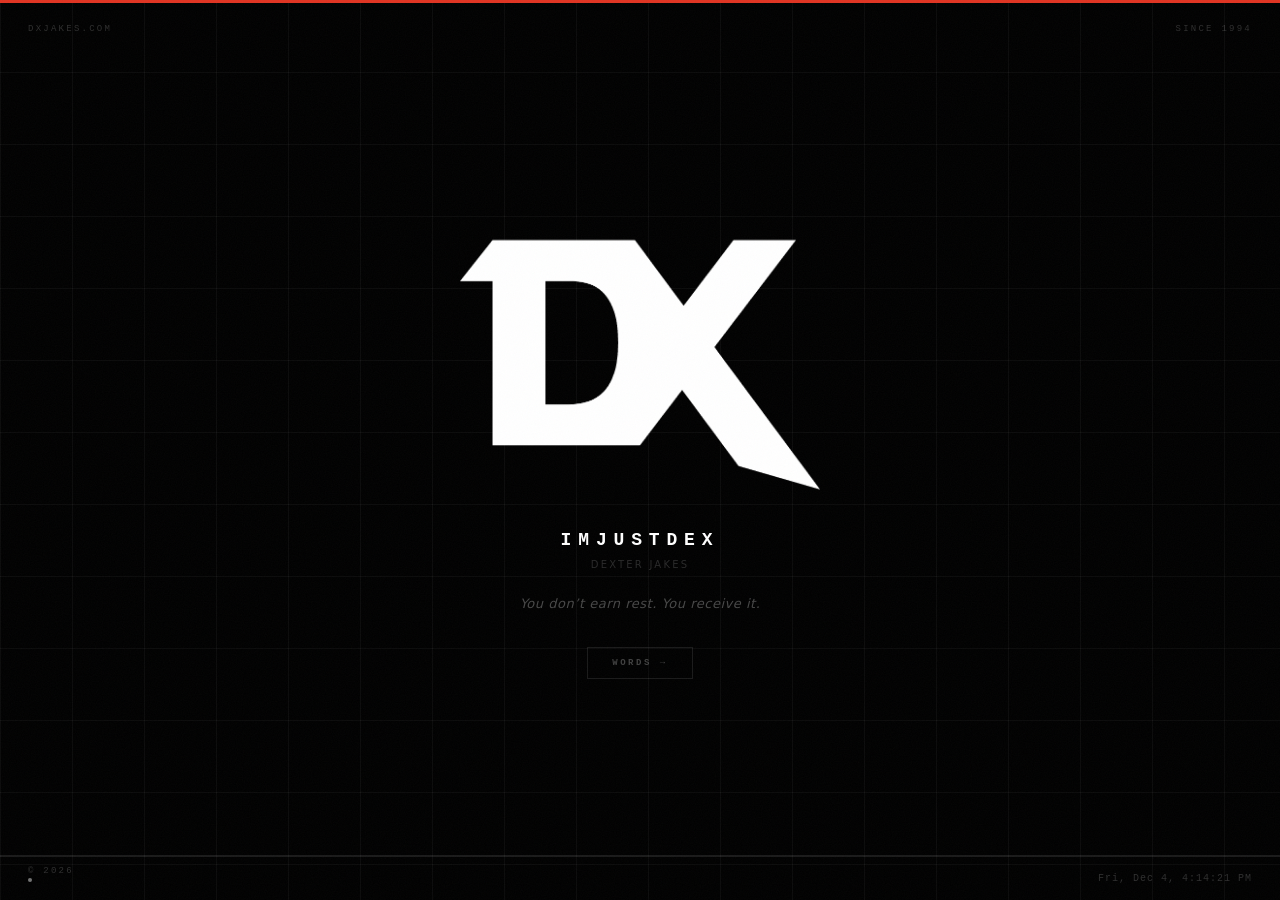
<file: index.html>
<!DOCTYPE html>
<html lang="en">
<head>
<meta charset="UTF-8">
<meta name="viewport" content="width=device-width, initial-scale=1.0">
<title>DX — Dexter Jakes</title>
<meta name="description" content="Faith, weight, and the words that carry both.">

<!-- Favicon -->
<link rel="icon" type="image/png" sizes="32x32" href="/img/favicon-32.png">
<link rel="apple-touch-icon" href="/img/apple-touch-icon.png">

<!-- Open Graph -->
<meta property="og:title" content="DX — Dexter Jakes">
<meta property="og:description" content="Faith, weight, and the words that carry both.">
<meta property="og:image" content="https://dxjakes.com/img/og-default.png">
<meta property="og:url" content="https://dxjakes.com">
<meta property="og:type" content="website">
<meta property="og:site_name" content="DX">

<!-- Twitter Card -->
<meta name="twitter:card" content="summary_large_image">
<meta name="twitter:title" content="DX — Dexter Jakes">
<meta name="twitter:description" content="Faith, weight, and the words that carry both.">
<meta name="twitter:image" content="https://dxjakes.com/img/og-default.png">

<link rel="stylesheet" href="/css/global.css">
<link rel="stylesheet" href="/css/home.css">
</head>
<body>

<a href="#main" class="skip-link">Skip to content</a>
<div class="accent-top" aria-hidden="true"></div>

<span class="corner c-tl" aria-hidden="true">dxjakes.com</span>
<span class="corner c-tr" aria-hidden="true">Since 1994</span>
<span class="corner c-bl" aria-hidden="true">&copy; 2026</span>

<div class="wrapper">
  <main class="hero" id="main">

    <div class="logo-wrap entrance e1" role="img" aria-label="DX — Dexter Jakes" ondragstart="return false">
      <img src="/img/logo-dithered.png" alt="" aria-hidden="true">
    </div>

    <div class="identity entrance e2">
      <h1 class="name">ImJustDex</h1>
      <p class="author-mark">Dexter Jakes</p>
    </div>

    <div class="tagline-wrap entrance e3" aria-live="polite" aria-atomic="true">
      <p class="tagline" id="tagline">Most of what matters will never be measured.</p>
    </div>

    <a href="/words" class="enter-link entrance e4" aria-label="Read words — essays by Dexter Jakes">Words &rarr;</a>

  </main>

  <footer class="statusbar entrance e5" aria-hidden="true">
    <span class="status-left"><span class="pulse"></span></span>
    <span class="status-clock" id="clock"></span>
  </footer>
</div>


<!-- ── ASTEROIDS EASTER EGG ── -->
<div id="ast-overlay" style="display:none;position:fixed;inset:0;z-index:999;background:#000;align-items:center;justify-content:center;">
  <canvas id="ast-canvas" style="display:block;"></canvas>

  <!-- HUD -->
  <div style="position:absolute;top:16px;left:50%;transform:translateX(-50%);display:flex;flex-direction:column;align-items:center;gap:10px;">
    <div id="ast-hud" style="display:flex;gap:48px;align-items:center;">
      <span style="font-family:'Helvetica Neue',sans-serif;font-size:10px;letter-spacing:0.28em;text-transform:uppercase;color:rgba(255,255,255,0.25);">score &mdash; <b id="ast-score-val" style="color:rgba(255,255,255,0.5)">0</b></span>
      <span style="font-family:'Helvetica Neue',sans-serif;font-size:10px;letter-spacing:0.28em;text-transform:uppercase;color:rgba(255,255,255,0.25);">wave &mdash; <b id="ast-wave-val" style="color:rgba(255,255,255,0.5)">1</b> <span style="opacity:.4">/ 3</span></span>
      <span style="font-family:'Helvetica Neue',sans-serif;font-size:10px;letter-spacing:0.28em;text-transform:uppercase;color:rgba(255,255,255,0.25);">time &mdash; <b id="ast-wavetimer-val" style="color:rgba(255,255,255,0.5)">1:00</b></span>
      <span style="font-family:'Helvetica Neue',sans-serif;font-size:10px;letter-spacing:0.28em;text-transform:uppercase;color:rgba(255,255,255,0.25);">lives &mdash; <b id="ast-lives-val" style="color:rgba(255,255,255,0.5)">3</b></span>
    </div>
    <!-- Health bar -->
    <div id="ast-healthbar-wrap">
      <div style="width:180px;height:3px;background:rgba(255,255,255,0.08);">
        <div id="ast-healthbar" style="height:3px;width:100%;background:#E13422;transition:width 0.15s ease,background 0.3s ease;"></div>
      </div>
    </div>
  </div>

  <!-- Controls -->
  <div id="ast-controls" style="position:absolute;bottom:20px;left:50%;transform:translateX(-50%);text-align:center;font-family:'Helvetica Neue',sans-serif;text-transform:uppercase;white-space:nowrap;display:flex;flex-direction:column;align-items:center;gap:8px;">
    <div style="font-size:9px;letter-spacing:0.25em;color:rgba(255,255,255,0.55);">&larr; &rarr; rotate &nbsp;&middot;&nbsp; &uarr; thrust &nbsp;&middot;&nbsp; &darr; reverse &nbsp;&middot;&nbsp; space shoot &nbsp;&middot;&nbsp; esc exit</div>
    <div style="font-size:8px;letter-spacing:0.15em;color:rgba(255,80,80,0.55);">&DoubleRightArrow; best experienced on desktop or laptop</div>
  </div>

  <!-- Wave banner -->
  <div id="ast-wave-banner" style="display:none;position:absolute;inset:0;align-items:center;justify-content:center;flex-direction:column;gap:12px;pointer-events:none;">
    <p id="ast-wave-banner-text" style="font-family:'Helvetica Neue',sans-serif;font-size:clamp(28px,6vw,72px);font-weight:900;letter-spacing:0.1em;color:#fff;text-transform:uppercase;margin:0;transition:opacity 0.3s;opacity:0;"></p>
    <p id="ast-wave-sub" style="font-family:'Helvetica Neue',sans-serif;font-size:11px;letter-spacing:0.3em;text-transform:uppercase;color:rgba(255,255,255,0.3);margin:0;transition:opacity 0.3s;opacity:0;"></p>
  </div>

  <!-- End screen -->
  <div id="ast-end" style="display:none;position:absolute;inset:0;align-items:center;justify-content:center;flex-direction:column;gap:20px;">
    <p id="ast-end-score" style="font-family:'Helvetica Neue',sans-serif;font-size:11px;letter-spacing:0.3em;text-transform:uppercase;color:rgba(255,255,255,0.3);margin:0;"></p>
    <p id="ast-end-text" style="font-family:'Helvetica Neue',sans-serif;font-size:clamp(16px,3vw,26px);font-weight:900;letter-spacing:0.05em;color:#fff;text-transform:lowercase;line-height:1.4;text-align:center;max-width:500px;padding:0 24px;margin:0;"></p>
    <p style="font-family:'Helvetica Neue',sans-serif;font-size:10px;letter-spacing:0.3em;text-transform:uppercase;color:rgba(255,255,255,0.2);margin:0;">click anywhere to return</p>
  </div>
</div>

<script src="/js/home.js"></script>
<script src="/js/asteroids.js"></script>
</body>
</html>
</file>
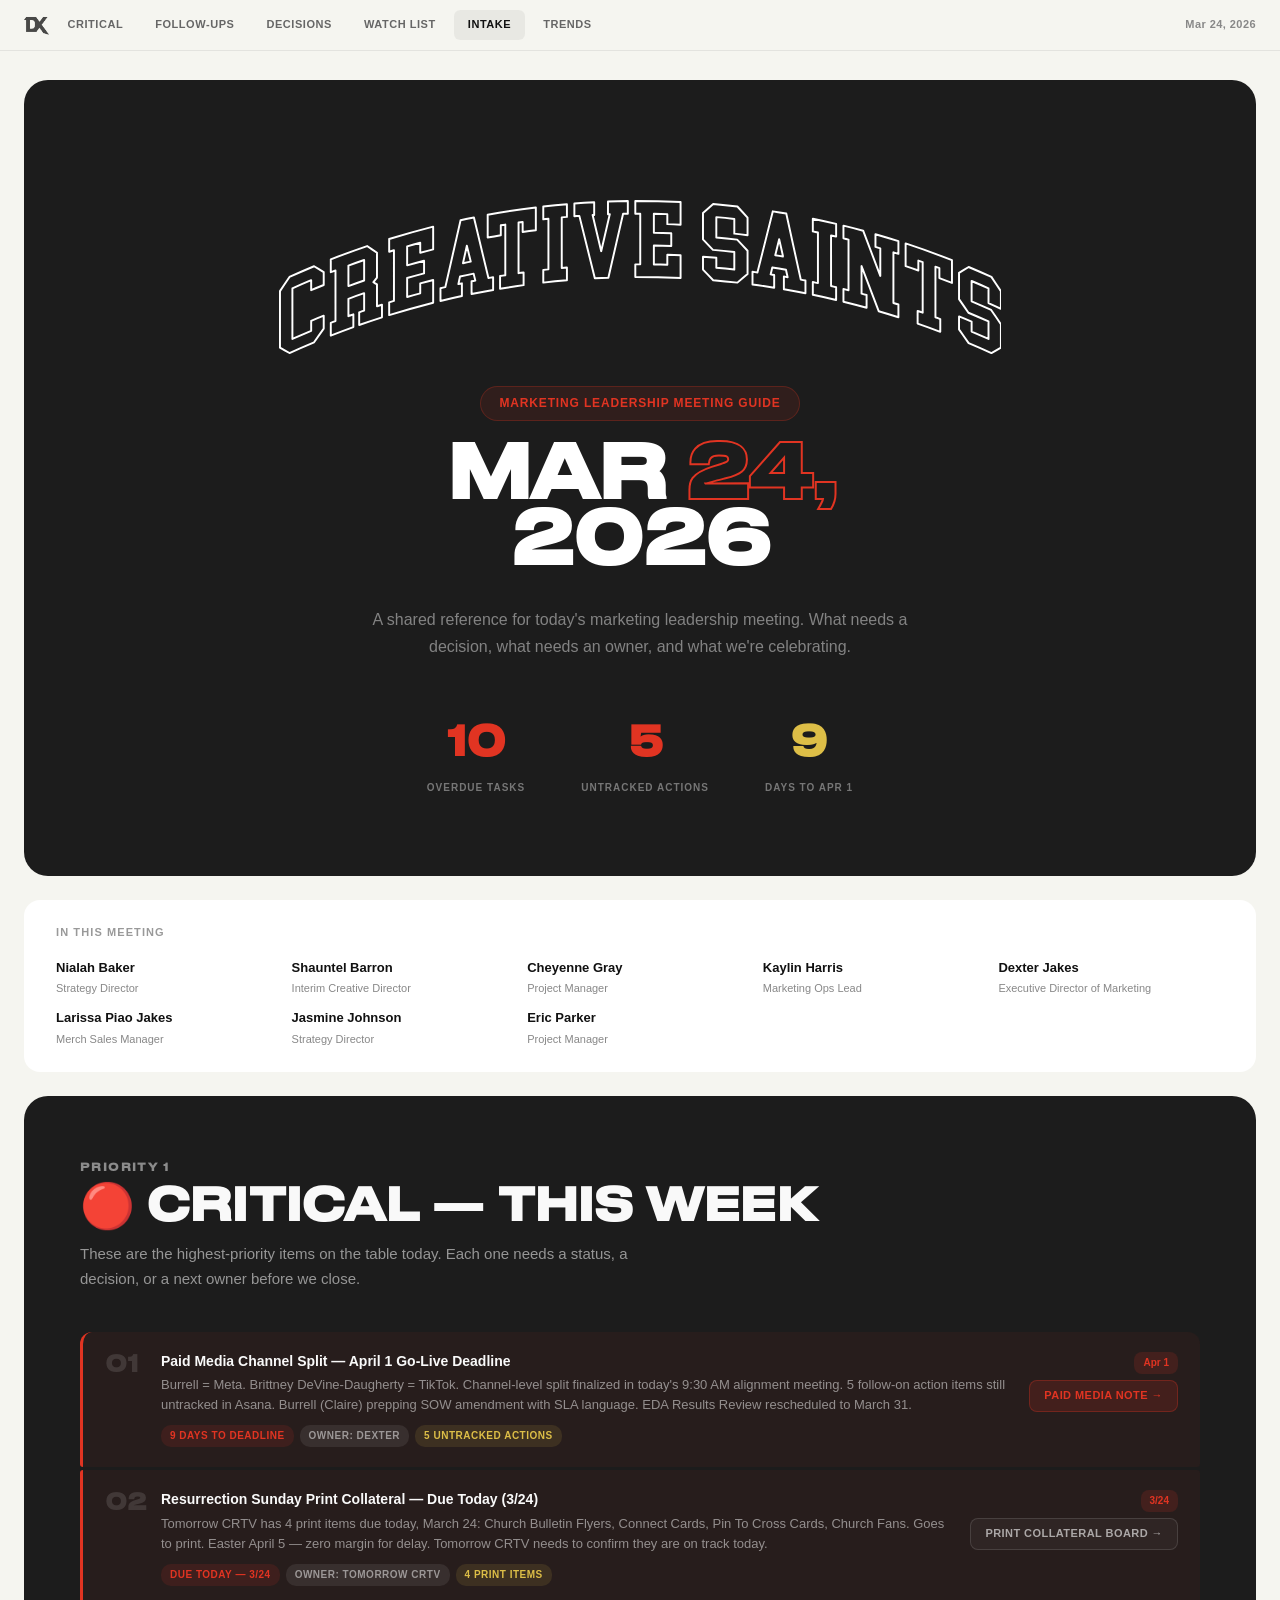
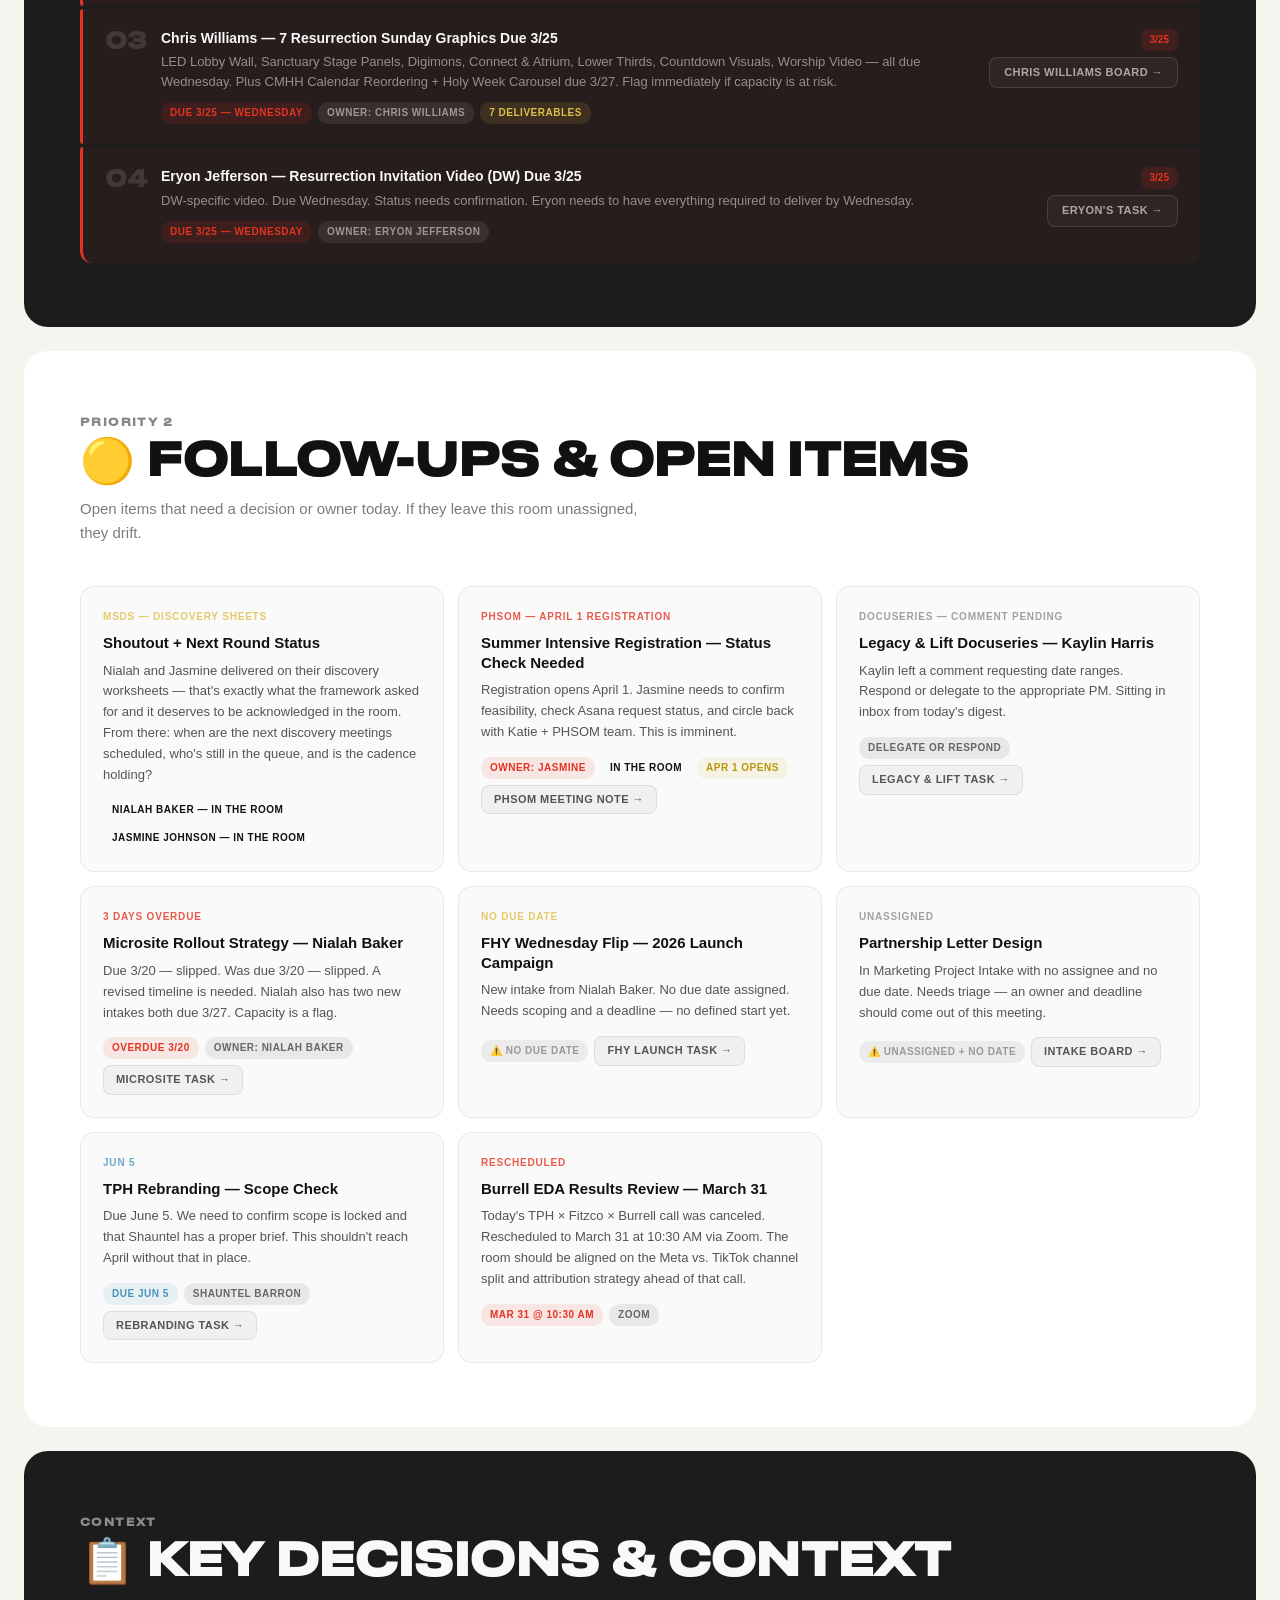
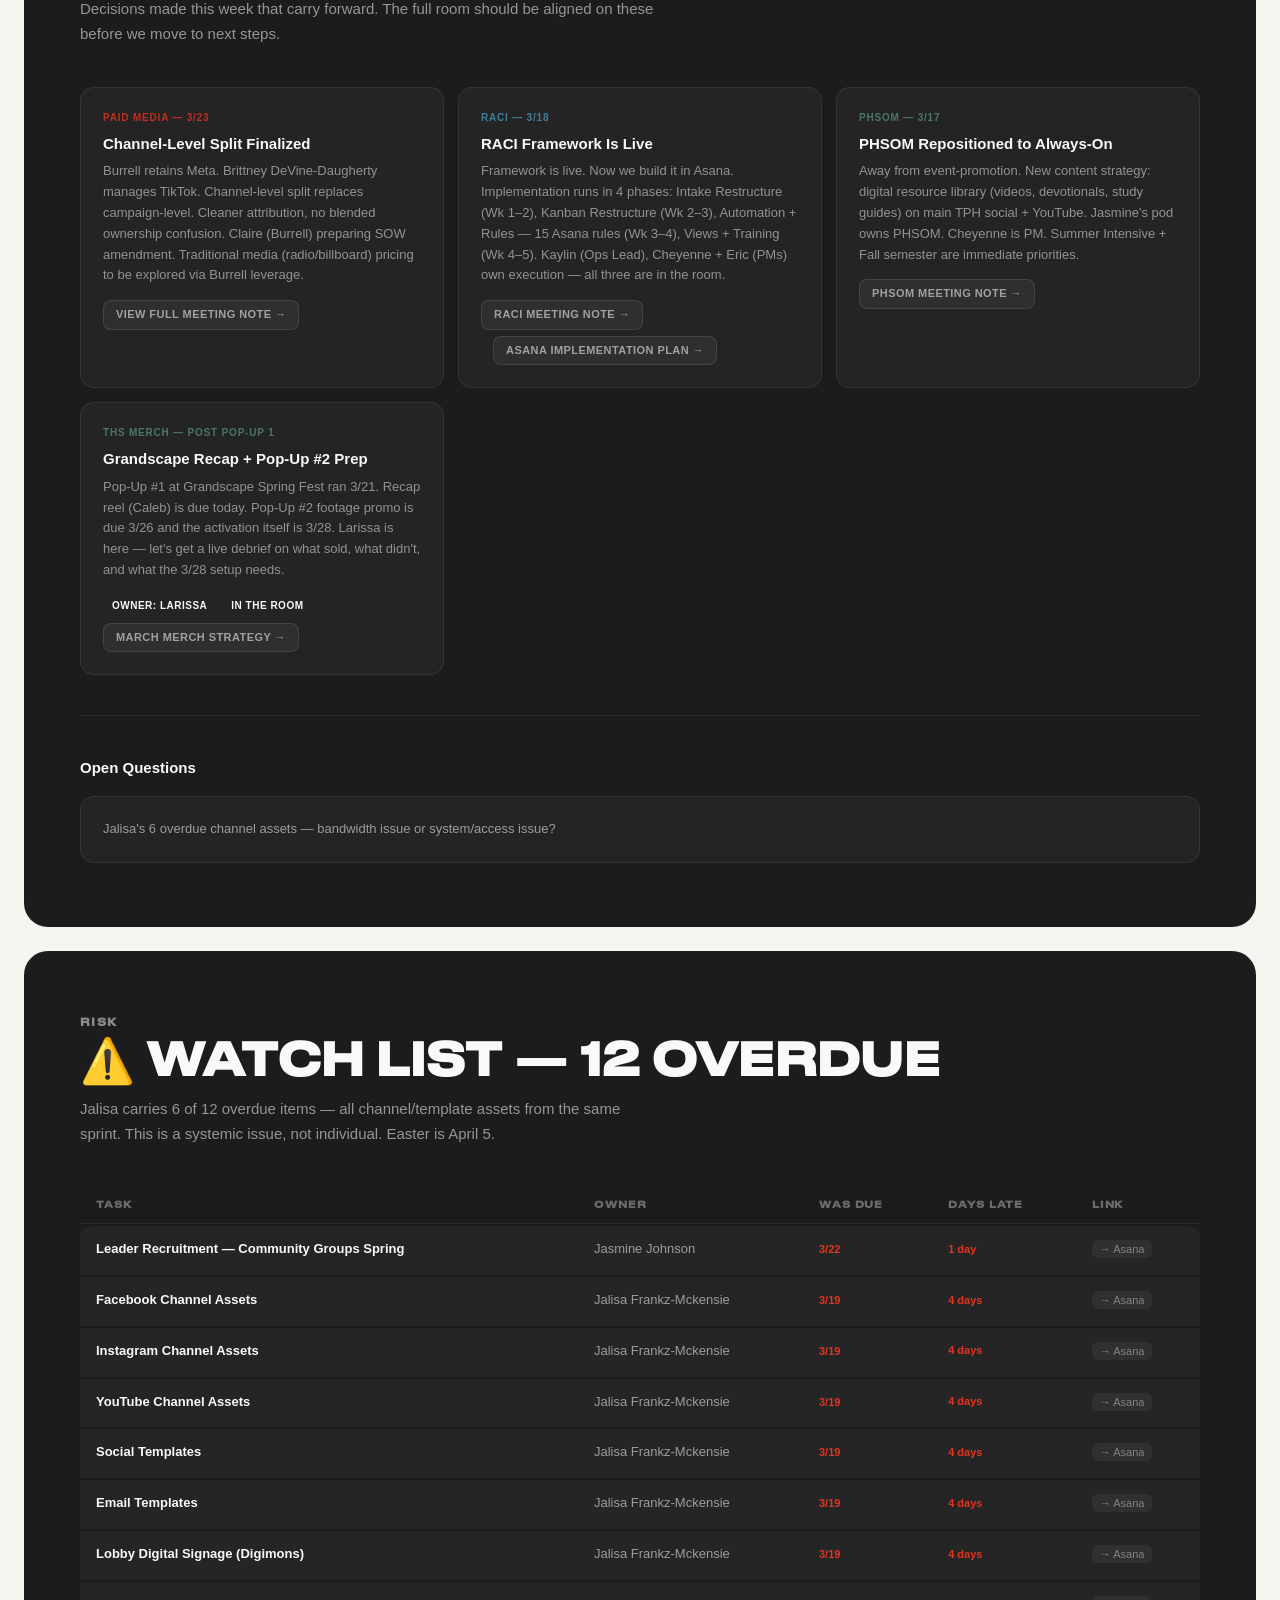
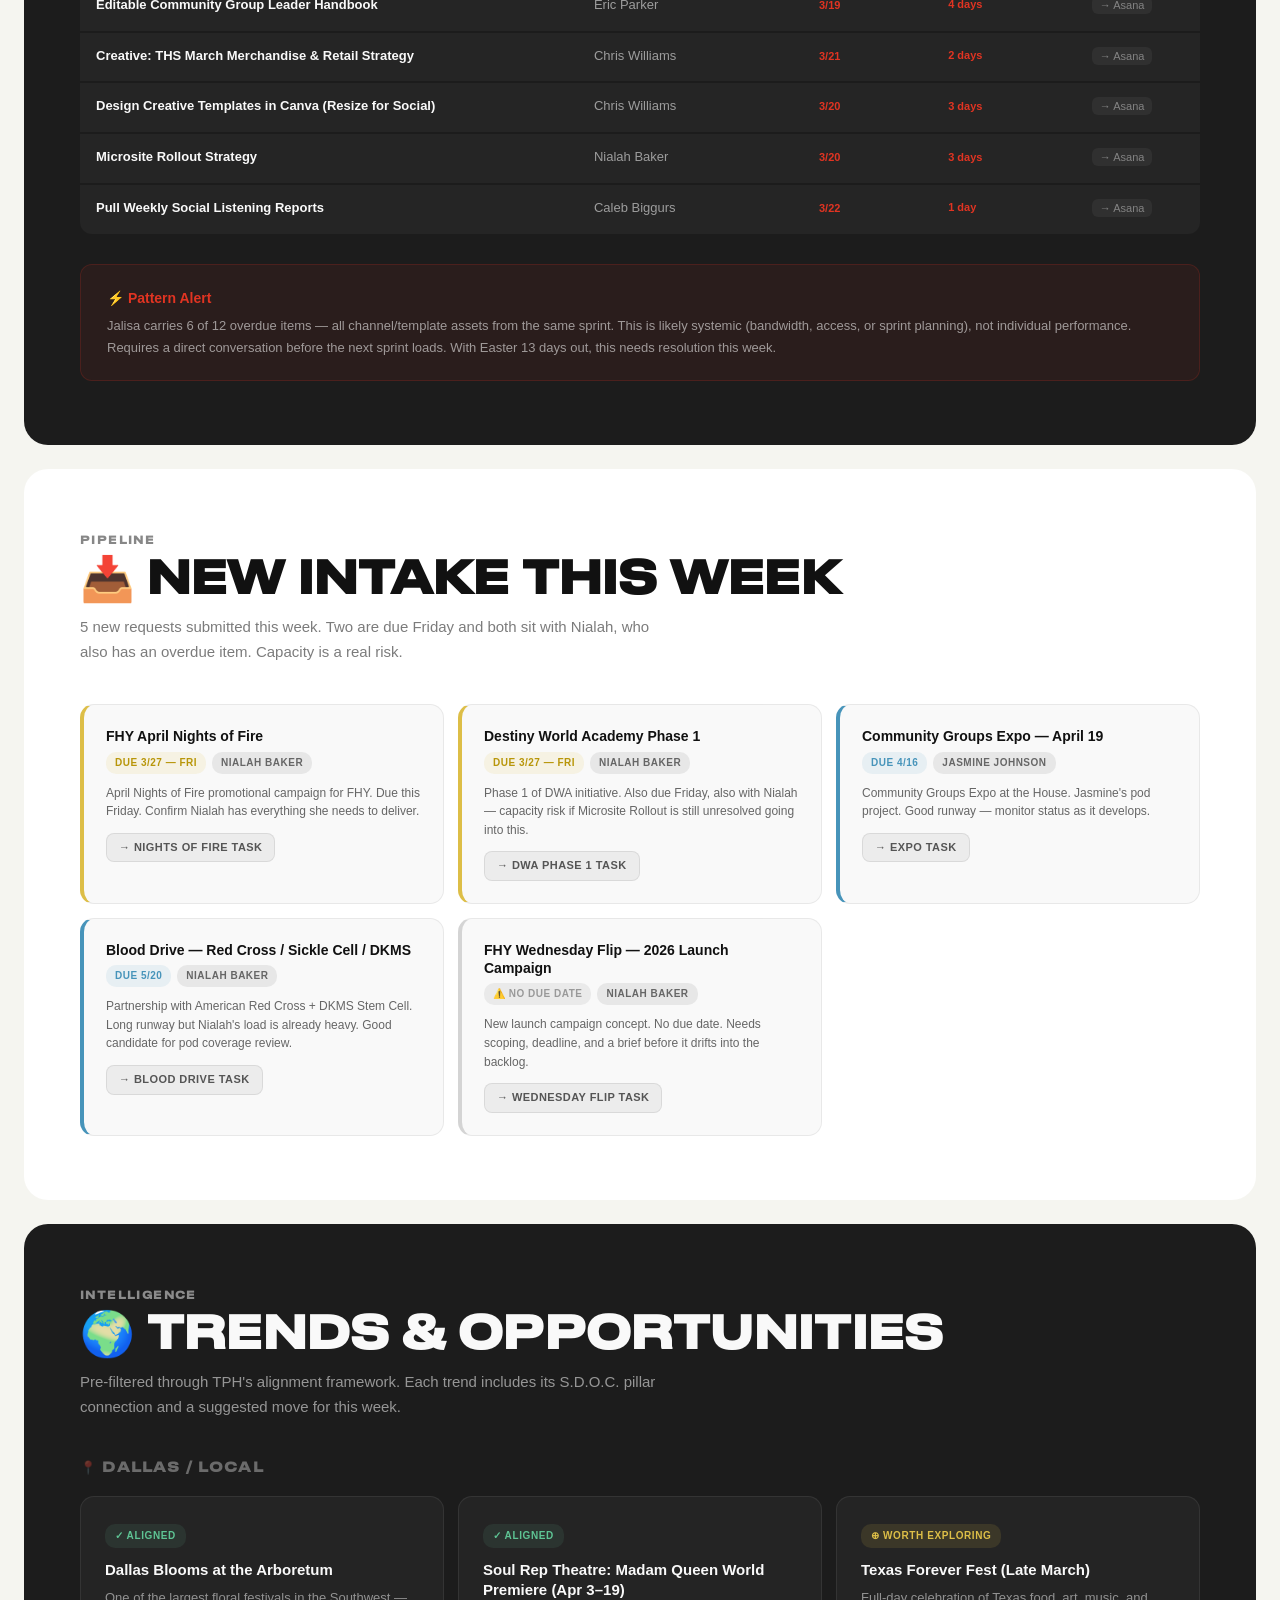
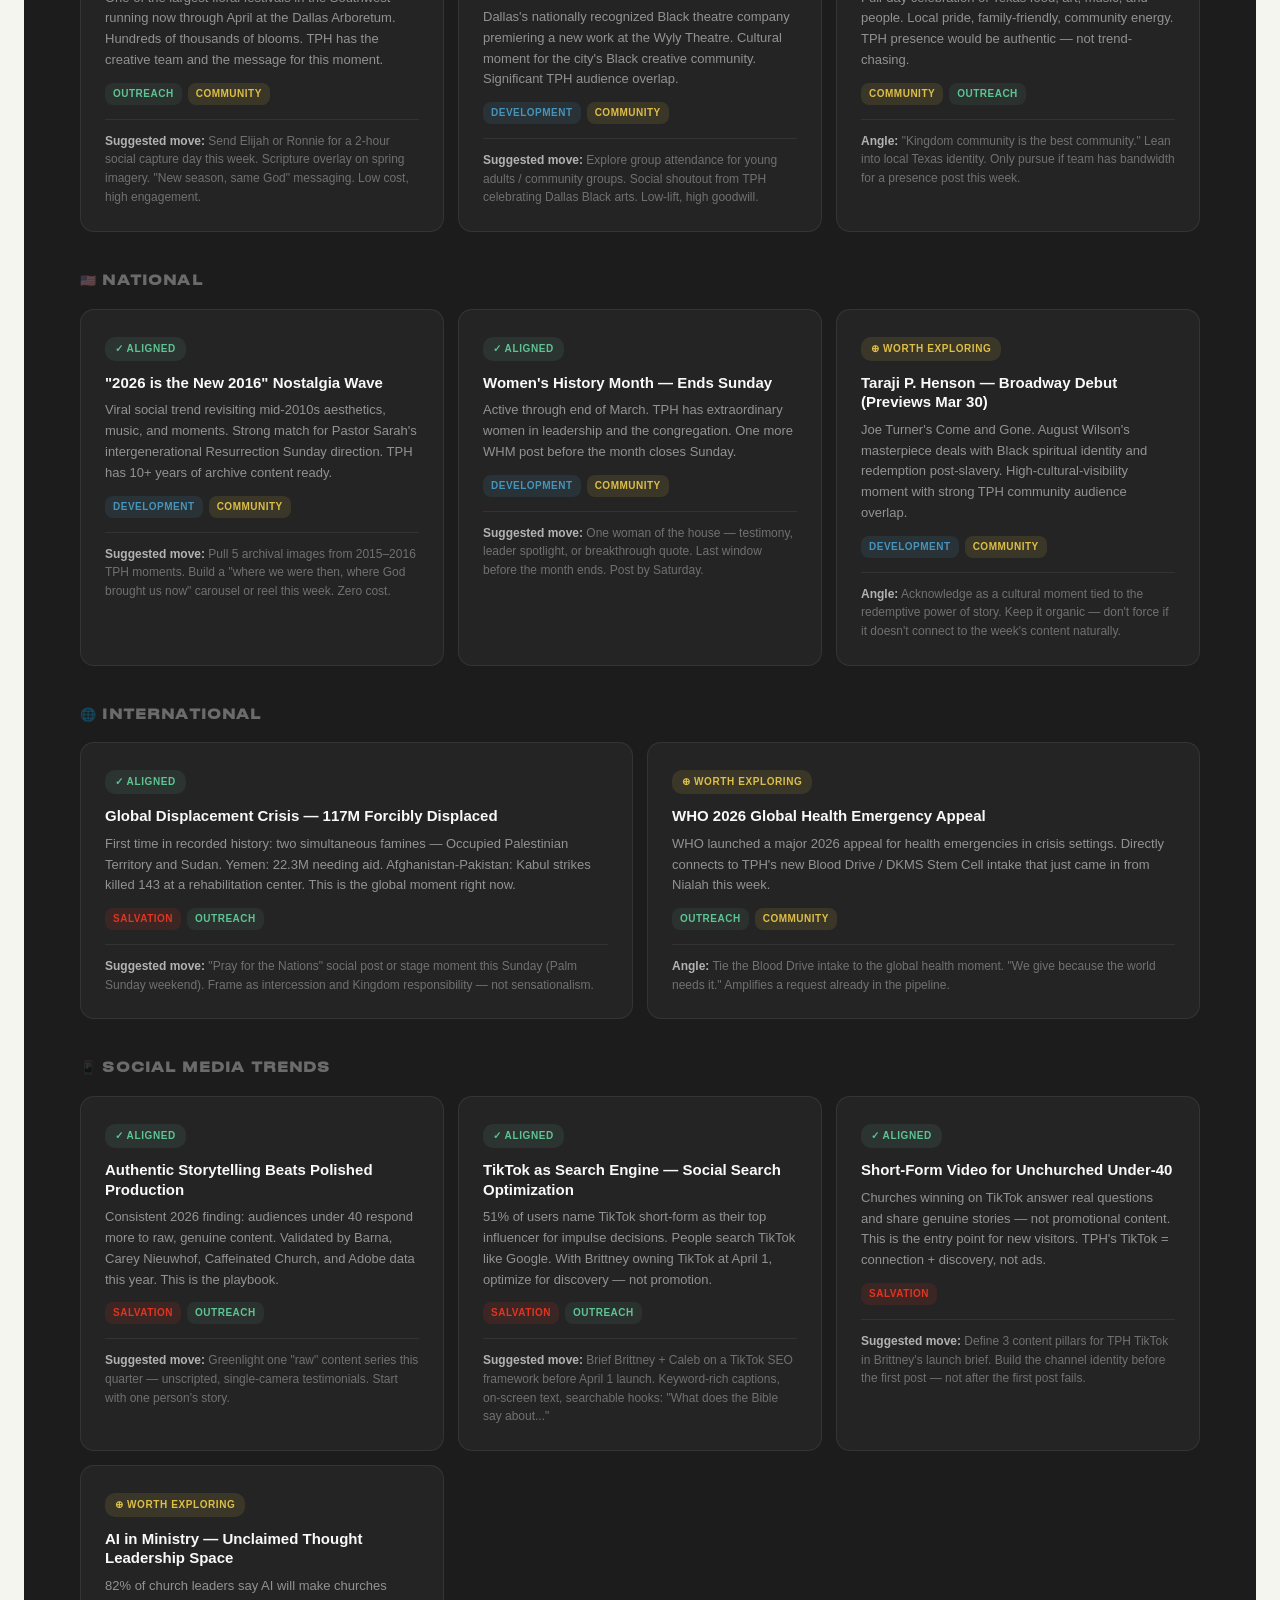
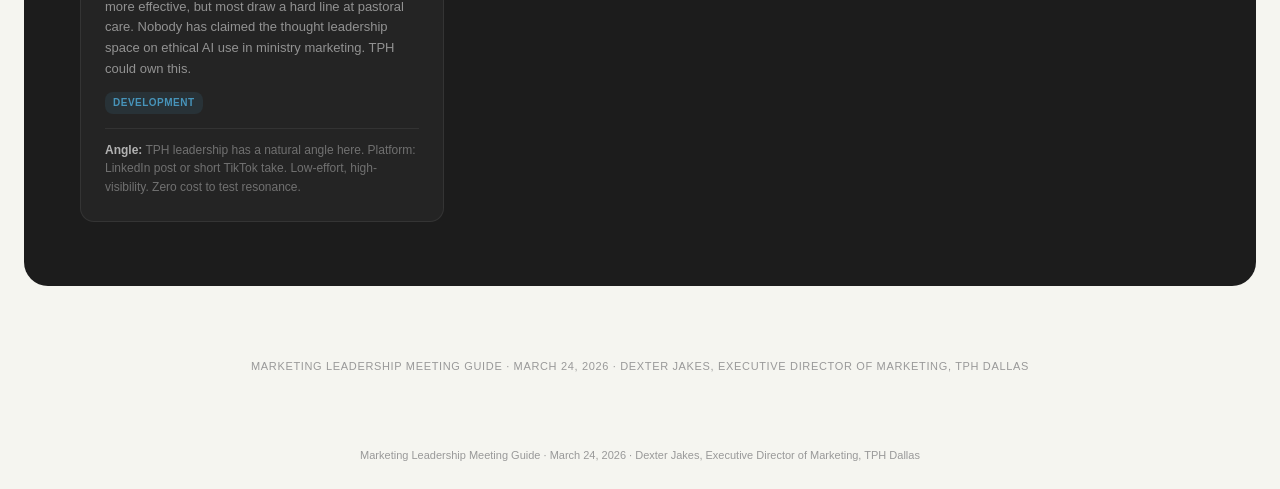
<file: opsmeeting/index.html>
<!DOCTYPE html>
<html lang="en">
<head>
<meta charset="UTF-8">
<meta name="viewport" content="width=device-width,initial-scale=1">
<title>Marketing Leadership Meeting Guide — Mar 24, 2026</title>
<meta name="description" content="Weekly marketing leadership meeting guide for The Potter's House of Dallas.">

<!-- Favicon -->
<link rel="icon" type="image/png" sizes="32x32" href="/img/favicon-32.png">
<link rel="apple-touch-icon" href="/img/apple-touch-icon.png">

<!-- Open Graph -->
<meta property="og:title" content="Marketing Leadership Meeting Guide — Mar 24, 2026">
<meta property="og:description" content="Weekly marketing leadership meeting guide for TPH Dallas.">
<meta property="og:image" content="https://dxjakes.com/img/og-default.png">
<meta property="og:url" content="https://dxjakes.com/opsmeeting">
<meta property="og:type" content="website">
<meta property="og:site_name" content="DX">

<!-- Twitter Card -->
<meta name="twitter:card" content="summary_large_image">
<meta name="twitter:title" content="Marketing Leadership Meeting Guide — Mar 24, 2026">
<meta name="twitter:description" content="Weekly marketing leadership meeting guide for TPH Dallas.">
<meta name="twitter:image" content="https://dxjakes.com/img/og-default.png">

<link rel="stylesheet" href="/css/opsmeeting.css">
</head>
<body>
<a href="#main-content" class="skip-link">Skip to main content</a>

<header role="banner">
<nav class="nav" aria-label="Page sections">
  <div class="nav-inner">
    <a href="/" aria-label="Home" style="display:flex;align-items:center;text-decoration:none;opacity:0.7;transition:opacity .15s" onmouseover="this.style.opacity=1" onmouseout="this.style.opacity=0.7"><img src="/img/logo.png" style="height:22px;width:auto;display:block;filter:invert(1);" alt="DX"></a>
    <a href="#critical" class="nav-link">Critical</a>
    <a href="#followups" class="nav-link">Follow-Ups</a>
    <a href="#decisions" class="nav-link">Decisions</a>
    <a href="#watchlist" class="nav-link">Watch List</a>
    <a href="#intake" class="nav-link">Intake</a>
    <a href="#trends" class="nav-link">Trends</a>
    <span class="nav-date">Mar 24, 2026</span>
  </div>
</nav>
</header>

<main id="main-content" style="padding-top:56px;">
<div class="hero">
  <svg style="height:clamp(88px,13.2vw,154px);width:auto;display:block;margin:0 auto 32px" viewBox="0 0 807.12 171.95" xmlns="http://www.w3.org/2000/svg"><path d="M39.17,73.98c4.3,2.59,6.45,3.9,10.76,6.54v14.4c-5.62,2.26-8.42,3.41-14.01,5.77v-11.11c-8.41,3.54-12.61,5.37-20.96,9.12v56.44c8.35-3.75,12.54-5.58,20.96-9.12v-11.11c5.59-2.35,8.39-3.51,14.01-5.77v14.46c-4.31,6.09-6.46,9.15-10.76,15.3-11.04,4.6-16.54,6.99-27.47,11.96-4.25-2.43-6.37-3.63-10.61-6v-63.09c4.23-6.37,6.36-9.53,10.61-15.85,10.93-4.96,16.43-7.36,27.47-11.96Z" fill="none" stroke="#fff" stroke-linejoin="round" stroke-width="2.17"/><path d="M95.07,104.07c-7.04,2.43-10.56,3.67-17.56,6.24v19.4c2.21-.81,3.31-1.21,5.52-2.01v14.19c-10.12,3.64-15.16,5.53-25.2,9.47v-14.19c2.09-.82,3.13-1.22,5.23-2.03v-56.55c-2.09.81-3.14,1.21-5.23,2.03v-14.35c13.4-5.25,26.92-10.2,40.55-14.84,4.4,2.95,6.6,4.43,11.02,7.44v27.74c-1.59,2.07-2.38,3.11-3.96,5.18,1.58.98,2.38,1.48,3.96,2.47v24.4c2.23-.73,3.34-1.09,5.58-1.8v14.19c-10.22,3.27-15.31,4.97-25.45,8.54v-14.19c2.22-.78,3.32-1.16,5.54-1.93v-19.4ZM95.07,66.98c-7.04,2.43-10.56,3.67-17.56,6.24v22.91c7.01-2.57,10.52-3.82,17.56-6.24v-22.91Z" fill="none" stroke="#fff" stroke-linejoin="round" stroke-width="2.17"/><path d="M157.69,104.25v-11.11c5.77-1.55,8.66-2.3,14.44-3.76v25.35c-16.48,4.28-32.82,8.86-49.11,13.78v-14.19c2.13-.66,3.19-.99,5.33-1.63v-56.55c-2.13.65-3.2.97-5.33,1.63v-14.24c16.3-4.92,32.63-9.51,49.11-13.78v25.4c-5.79,1.46-8.68,2.21-14.44,3.76v-11.16c-5.86,1.57-8.78,2.38-14.61,4.05v21.15c7.54-2.16,11.32-3.19,18.9-5.19v14.19c-7.58,2-11.36,3.04-18.9,5.19v21.15c5.84-1.67,8.76-2.48,14.61-4.05Z" fill="none" stroke="#fff" stroke-linejoin="round" stroke-width="2.17"/><path d="M202.14,85.43c-.74,3.39-1.12,5.09-1.86,8.48,1.58-.35,2.36-.52,3.94-.86v14.19c-9.59,2.06-14.37,3.16-23.92,5.47v-14.19c2.18-.53,3.27-.79,5.45-1.3,5.65-24.88,11.31-49.76,16.99-74.64,5.95-1.29,8.93-1.91,14.9-3.11,5.4,22.57,10.8,45.13,16.2,67.7,2.09-.38,3.13-.57,5.23-.94v14.19c-9.64,1.7-14.45,2.61-24.06,4.56v-14.19c1.67-.34,2.5-.51,4.17-.84-.75-3.08-1.12-4.62-1.86-7.71-6.08,1.22-9.11,1.85-15.17,3.17ZM214.08,68.77c-1.73-7.11-2.6-10.66-4.33-17.76-1.73,7.82-2.6,11.74-4.33,19.57,3.46-.74,5.19-1.1,8.66-1.81Z" fill="none" stroke="#fff" stroke-linejoin="round" stroke-width="2.17"/><path d="M252.68,27.45c-2.01.32-3.01.49-5.02.82v11.11c-5.86.98-8.79,1.49-14.64,2.56v-25.4c17.83-3.23,35.76-6.05,53.75-8.24v25.4c-5.89.73-8.83,1.12-14.71,1.94v-11.11c-1.84.26-2.75.39-4.59.65v56.5c2.25-.33,3.38-.49,5.64-.8v14.19c-10.52,1.46-15.78,2.27-26.27,4.03v-14.19c2.34-.39,3.5-.58,5.84-.96V27.45Z" fill="none" stroke="#fff" stroke-linejoin="round" stroke-width="2.17"/><path d="M300.84,20.89c-2.31.25-3.46.38-5.76.65V7.35c10.55-1.21,15.83-1.75,26.4-2.67v14.19c-2.31.2-3.46.3-5.77.52v56.55c2.31-.21,3.46-.32,5.77-.52v14.19c-10.57.92-15.85,1.45-26.4,2.67v-14.19c2.3-.27,3.46-.39,5.76-.65V20.89Z" fill="none" stroke="#fff" stroke-linejoin="round" stroke-width="2.17"/><path d="M352.65,87.42c-5.76-23.24-11.52-46.47-17.29-69.7-2.22.16-3.33.24-5.56.42V3.94c8.84-.69,13.27-.98,22.12-1.47v14.19c-.71.04-1.07.06-1.78.1,3.21,13.46,6.42,26.92,9.62,40.38,3.19-13.76,6.38-27.51,9.57-41.26-.8.03-1.2.04-2,.07V1.76c8.86-.34,13.29-.46,22.16-.59v14.19c-2.12.03-3.17.05-5.29.09-5.48,23.75-10.96,47.51-16.42,71.27-6.06.23-9.08.37-15.13.69Z" fill="none" stroke="#fff" stroke-linejoin="round" stroke-width="2.17"/><path d="M433.59,72.28v-11.11c5.92.19,8.88.3,14.8.58v25.35c-16.86-.68-33.68-1.02-50.55-1.04v-14.19c2.21-.01,3.31-.02,5.51-.02V15.31c-2.21,0-3.31,0-5.51.02V1.09c16.87.02,33.69.37,50.55,1.04v25.4c-5.92-.28-8.88-.4-14.8-.58v-11.16c-6.01-.19-9.02-.26-15.03-.36v21.15c7.77.12,11.66.22,19.43.51v14.19c-7.77-.28-11.66-.38-19.43-.51v21.15c6.01.1,9.02.17,15.03.36Z" fill="none" stroke="#fff" stroke-linejoin="round" stroke-width="2.17"/><path d="M511.82,7.27c4.54,4.9,6.81,7.37,11.35,12.32v19.72c-5.91-.75-8.87-1.1-14.79-1.76v-16.42c-8.02-.89-12.04-1.3-20.08-2.02v22.75c9.3.83,13.95,1.31,23.24,2.37,4.65,4.93,6.98,7.42,11.63,12.41v26.1c-4.54,3.78-6.81,5.69-11.35,9.52-10.79-1.24-16.2-1.78-27.01-2.71-4.55-4.75-6.83-7.11-11.39-11.81v-14.46c5.96.44,8.93.68,14.88,1.22v11.11c8.04.72,12.05,1.12,20.08,2.02v-19.56c-9.53-1.06-14.3-1.53-23.85-2.35-4.44-4.72-6.66-7.06-11.11-11.73V14.59c4.56-4.04,6.83-6.05,11.39-10.04,10.82.93,16.22,1.47,27.01,2.71Z" fill="none" stroke="#fff" stroke-linejoin="round" stroke-width="2.17"/><path d="M550.8,75.29c-.75,3.11-1.13,4.67-1.88,7.79,1.59.25,2.38.37,3.97.62v14.19c-9.66-1.54-14.5-2.25-24.19-3.54v-14.19c2.21.29,3.32.45,5.53.75,5.72-22.75,11.44-45.5,17.17-68.24,6,.95,9,1.45,14.99,2.49,5.42,24.59,10.83,49.18,16.22,73.77,2.09.4,3.13.61,5.21,1.02,0,5.68,0,8.51,0,14.19-9.61-1.91-14.43-2.79-24.08-4.45v-14.19c1.67.29,2.51.43,4.18.73-.75-3.36-1.12-5.04-1.87-8.41-6.1-1.06-9.15-1.57-15.27-2.53ZM562.81,63.12c-1.74-7.76-2.61-11.64-4.35-19.39-1.74,7.17-2.61,10.76-4.36,17.94,3.48.56,5.23.85,8.71,1.44Z" fill="none" stroke="#fff" stroke-linejoin="round" stroke-width="2.17"/><path d="M601.75,36.26c-2.28-.49-3.42-.73-5.7-1.2,0-5.68,0-8.51,0-14.19,10.43,2.16,15.64,3.32,26.02,5.78v14.19c-2.27-.54-3.4-.8-5.67-1.33,0,18.85,0,37.7,0,56.55,2.27.52,3.41.79,5.67,1.33v14.19c-10.38-2.46-15.59-3.62-26.02-5.78v-14.19c2.28.47,3.42.71,5.7,1.2v-56.55Z" fill="none" stroke="#fff" stroke-linejoin="round" stroke-width="2.17"/><path d="M669.6,124.15c-6.34-16.81-12.73-33.61-19.15-50.4v30.83c2.25.61,3.38.92,5.63,1.54v14.19c-10.31-2.85-15.48-4.2-25.84-6.75v-14.19c2.26.56,3.4.84,5.66,1.41,0-18.85,0-37.7,0-56.55-2.26-.57-3.39-.85-5.66-1.41v-14.19c8.82,2.15,13.22,3.28,22,5.65,6.41,16.8,12.8,33.61,19.14,50.44,0-12.31,0-18.46,0-30.77-2.16-.64-3.24-.95-5.4-1.57v-14.19c10.28,2.96,15.41,4.52,25.63,7.78,0,5.68,0,8.51,0,14.19-2.23-.71-3.35-1.06-5.58-1.76,0,18.85,0,37.7,0,56.55,2.24.7,3.35,1.05,5.58,1.76v14.19c-8.78-2.8-13.18-4.15-22.01-6.73Z" fill="none" stroke="#fff" stroke-linejoin="round" stroke-width="2.17"/><path d="M718.71,69.3c-1.94-.68-2.91-1.02-4.85-1.7v11.11c-5.67-1.97-8.52-2.93-14.21-4.8v-25.4c17.41,5.76,34.7,11.94,51.75,18.71v25.4c-5.61-2.21-8.42-3.3-14.05-5.42v-11.11c-1.76-.66-2.64-.99-4.4-1.64v56.5c2.16.8,3.24,1.21,5.4,2.02v14.19c-10.08-3.81-15.14-5.64-25.29-9.14v-14.19c2.26.78,3.39,1.18,5.65,1.97v-56.5Z" fill="none" stroke="#fff" stroke-linejoin="round" stroke-width="2.17"/><path d="M795.42,85.88c4.25,6.31,6.37,9.48,10.61,15.85v19.72c-5.51-2.59-8.28-3.86-13.82-6.35v-16.42c-7.52-3.38-11.29-5.03-18.86-8.24v22.75c8.76,3.71,13.13,5.63,21.82,9.57,4.36,6.38,6.53,9.58,10.87,16.02,0,10.44,0,15.66,0,26.1-4.23,2.37-6.36,3.57-10.61,6-10.1-4.59-15.18-6.8-25.38-11.08-4.29-6.16-6.44-9.22-10.75-15.33v-14.46c5.63,2.28,8.44,3.45,14.05,5.82v11.11c7.57,3.21,11.34,4.86,18.86,8.24v-19.56c-8.93-4.02-13.42-5.96-22.42-9.74-4.19-6.09-6.29-9.13-10.49-15.16v-29.39c4.31-2.63,6.46-3.94,10.75-6.52,10.2,4.28,15.27,6.49,25.38,11.08Z" fill="none" stroke="#fff" stroke-linejoin="round" stroke-width="2.17"/></svg>
  <div class="hero-label">Marketing Leadership Meeting Guide</div>
  <h1>Mar <span>24,</span><br>2026</h1>
  <p class="hero-sub">A shared reference for today's marketing leadership meeting. What needs a decision, what needs an owner, and what we're celebrating.</p>
  <div class="stats">
    <div class="stat"><div class="stat-num red">10</div><div class="stat-label">Overdue Tasks</div></div>
    <div class="stat"><div class="stat-num red">5</div><div class="stat-label">Untracked Actions</div></div>
    <div class="stat"><div class="stat-num gold">9</div><div class="stat-label">Days to Apr 1</div></div>
  </div>
</div>

<div style="background:#fff;border-radius:16px;margin:0 24px 24px;padding:24px 32px">
  <div style="font-size:11px;font-weight:700;letter-spacing:.1em;text-transform:uppercase;color:#999;margin-bottom:16px">In This Meeting</div>
  <div style="display:grid;grid-template-columns:repeat(auto-fill,minmax(200px,1fr));gap:10px">
    <div style="display:flex;flex-direction:column;gap:2px"><span style="font-size:13px;font-weight:700">Nialah Baker</span><span style="font-size:11px;color:#888">Strategy Director</span></div>
    <div style="display:flex;flex-direction:column;gap:2px"><span style="font-size:13px;font-weight:700">Shauntel Barron</span><span style="font-size:11px;color:#888">Interim Creative Director</span></div>
    <div style="display:flex;flex-direction:column;gap:2px"><span style="font-size:13px;font-weight:700">Cheyenne Gray</span><span style="font-size:11px;color:#888">Project Manager</span></div>
    <div style="display:flex;flex-direction:column;gap:2px"><span style="font-size:13px;font-weight:700">Kaylin Harris</span><span style="font-size:11px;color:#888">Marketing Ops Lead</span></div>
    <div style="display:flex;flex-direction:column;gap:2px"><span style="font-size:13px;font-weight:700">Dexter Jakes</span><span style="font-size:11px;color:#888">Executive Director of Marketing</span></div>
    <div style="display:flex;flex-direction:column;gap:2px"><span style="font-size:13px;font-weight:700">Larissa Piao Jakes</span><span style="font-size:11px;color:#888">Merch Sales Manager</span></div>
    <div style="display:flex;flex-direction:column;gap:2px"><span style="font-size:13px;font-weight:700">Jasmine Johnson</span><span style="font-size:11px;color:#888">Strategy Director</span></div>
    <div style="display:flex;flex-direction:column;gap:2px"><span style="font-size:13px;font-weight:700">Eric Parker</span><span style="font-size:11px;color:#888">Project Manager</span></div>
  </div>
</div>
<section class="section dark" id="critical">
  <div class="section-inner">
    <div class="section-label">Priority 1</div>
    <h2>🔴 Critical — This Week</h2>
    <p class="section-desc">These are the highest-priority items on the table today. Each one needs a status, a decision, or a next owner before we close.</p>
    <div class="priority-list">

      <a class="priority-row red" href="https://www.notion.so/32ce276643298181835dc7545fad953a" target="_blank" rel="noopener noreferrer">
        <div class="priority-num">01</div>
        <div class="priority-content">
          <h3>Paid Media Channel Split — April 1 Go-Live Deadline</h3>
          <p>Burrell = Meta. Brittney DeVine-Daugherty = TikTok. Channel-level split finalized in today's 9:30 AM alignment meeting. 5 follow-on action items still untracked in Asana. Burrell (Claire) prepping SOW amendment with SLA language. EDA Results Review rescheduled to March 31.</p>
          <div class="tags">
            <span class="tag red">9 days to deadline</span>
            <span class="tag gray">Owner: Dexter</span>
            <span class="tag gold">5 untracked actions</span>
          </div>
        </div>
        <div class="priority-action">
          <span class="due-badge critical">Apr 1</span>
          <span class="action-btn primary">Paid Media Note →</span>
        </div>
      </a>

      <div class="priority-row red">
        <div class="priority-num">02</div>
        <div class="priority-content">
          <h3>Resurrection Sunday Print Collateral — Due Today (3/24)</h3>
          <p>Tomorrow CRTV has 4 print items due today, March 24: Church Bulletin Flyers, Connect Cards, Pin To Cross Cards, Church Fans. Goes to print. Easter April 5 — zero margin for delay. Tomorrow CRTV needs to confirm they are on track today.</p>
          <div class="tags">
            <span class="tag red">Due Today — 3/24</span>
            <span class="tag gray">Owner: Tomorrow CRTV</span>
            <span class="tag gold">4 print items</span>
          </div>
        </div>
        <div class="priority-action">
          <span class="due-badge critical">3/24</span>
          <a class="action-btn" href="https://app.asana.com/1/10524483585448/project/1211319741564015" target="_blank" rel="noopener noreferrer">Print Collateral Board →</a>
        </div>
      </div>

      <div class="priority-row red">
        <div class="priority-num">03</div>
        <div class="priority-content">
          <h3>Chris Williams — 7 Resurrection Sunday Graphics Due 3/25</h3>
          <p>LED Lobby Wall, Sanctuary Stage Panels, Digimons, Connect & Atrium, Lower Thirds, Countdown Visuals, Worship Video — all due Wednesday. Plus CMHH Calendar Reordering + Holy Week Carousel due 3/27. Flag immediately if capacity is at risk.</p>
          <div class="tags">
            <span class="tag red">Due 3/25 — Wednesday</span>
            <span class="tag gray">Owner: Chris Williams</span>
            <span class="tag gold">7 deliverables</span>
          </div>
        </div>
        <div class="priority-action">
          <span class="due-badge critical">3/25</span>
          <a class="action-btn" href="https://app.asana.com/1/10524483585448/project/1211319741564015" target="_blank" rel="noopener noreferrer">Chris Williams Board →</a>
        </div>
      </div>

      <div class="priority-row red">
        <div class="priority-num">04</div>
        <div class="priority-content">
          <h3>Eryon Jefferson — Resurrection Invitation Video (DW) Due 3/25</h3>
          <p>DW-specific video. Due Wednesday. Status needs confirmation. Eryon needs to have everything required to deliver by Wednesday.</p>
          <div class="tags">
            <span class="tag red">Due 3/25 — Wednesday</span>
            <span class="tag gray">Owner: Eryon Jefferson</span>
          </div>
        </div>
        <div class="priority-action">
          <span class="due-badge critical">3/25</span>
          <a class="action-btn" href="https://app.asana.com/1/10524483585448/project/1211319741564015" target="_blank" rel="noopener noreferrer">Eryon's Task →</a>
        </div>
      </div>



    </div>
  </div>
</section>

<section class="section light" id="followups">
  <div class="section-inner">
    <div class="section-label">Priority 2</div>
    <h2>🟡 Follow-Ups & Open Items</h2>
    <p class="section-desc">Open items that need a decision or owner today. If they leave this room unassigned, they drift.</p>
    <div class="card-grid">
      <div class="card">
        <div class="card-eyebrow" style="color:var(--gold)">MSDs — Discovery Sheets</div>
        <h3>Shoutout + Next Round Status</h3>
        <p>Nialah and Jasmine delivered on their discovery worksheets — that's exactly what the framework asked for and it deserves to be acknowledged in the room. From there: when are the next discovery meetings scheduled, who's still in the queue, and is the cadence holding?</p>
        <div class="card-footer">
          <span class="intake-tag green">Nialah Baker — In the room</span>
          <span class="intake-tag green">Jasmine Johnson — In the room</span>
        </div>
      </div>
      <div class="card">
        <div class="card-eyebrow" style="color:#E13422">PHSOM — April 1 Registration</div>
        <h3>Summer Intensive Registration — Status Check Needed</h3>
        <p>Registration opens April 1. Jasmine needs to confirm feasibility, check Asana request status, and circle back with Katie + PHSOM team. This is imminent.</p>
        <div class="card-footer">
          <span class="intake-tag red">Owner: Jasmine</span>
          <span class="intake-tag green">In the room</span>
          <span class="intake-tag gold">Apr 1 Opens</span>
          <a class="card-link" href="https://www.notion.so/326e276643298147a83bfa06dbc49420" target="_blank" rel="noopener noreferrer">PHSOM Meeting Note →</a>
        </div>
      </div>
      <div class="card">
        <div class="card-eyebrow" style="color:#8a8a8a">Docuseries — Comment Pending</div>
        <h3>Legacy & Lift Docuseries — Kaylin Harris</h3>
        <p>Kaylin left a comment requesting date ranges. Respond or delegate to the appropriate PM. Sitting in inbox from today's digest.</p>
        <div class="card-footer">
          <span class="intake-tag gray">Delegate or respond</span>
          <a class="card-link" href="https://app.asana.com/1/10524483585448/project/1211319741564015" target="_blank" rel="noopener noreferrer">Legacy &amp; Lift Task →</a>
        </div>
      </div>
      <div class="card">
        <div class="card-eyebrow" style="color:#E13422">3 Days Overdue</div>
        <h3>Microsite Rollout Strategy — Nialah Baker</h3>
        <p>Due 3/20 — slipped. Was due 3/20 — slipped. A revised timeline is needed. Nialah also has two new intakes both due 3/27. Capacity is a flag.</p>
        <div class="card-footer">
          <span class="intake-tag red">Overdue 3/20</span>
          <span class="intake-tag gray">Owner: Nialah Baker</span>
          <a class="card-link" href="https://app.asana.com/1/10524483585448/project/1211319741564015" target="_blank" rel="noopener noreferrer">Microsite Task →</a>
        </div>
      </div>
      <div class="card">
        <div class="card-eyebrow" style="color:#DDBE47">No Due Date</div>
        <h3>FHY Wednesday Flip — 2026 Launch Campaign</h3>
        <p>New intake from Nialah Baker. No due date assigned. Needs scoping and a deadline — no defined start yet.</p>
        <div class="card-footer">
          <span class="intake-tag warn">⚠️ No due date</span>
          <a class="card-link" href="https://app.asana.com/0/1208690937362856/1213740146735301" target="_blank" rel="noopener noreferrer">FHY Launch Task →</a>
        </div>
      </div>
      <div class="card">
        <div class="card-eyebrow" style="color:#8a8a8a">Unassigned</div>
        <h3>Partnership Letter Design</h3>
        <p>In Marketing Project Intake with no assignee and no due date. Needs triage — an owner and deadline should come out of this meeting.</p>
        <div class="card-footer">
          <span class="intake-tag warn">⚠️ Unassigned + No date</span>
          <a class="card-link" href="https://app.asana.com/0/1208690937362856" target="_blank" rel="noopener noreferrer">Intake Board →</a>
        </div>
      </div>
      <div class="card">
        <div class="card-eyebrow" style="color:#4794BA">Jun 5</div>
        <h3>TPH Rebranding — Scope Check</h3>
        <p>Due June 5. We need to confirm scope is locked and that Shauntel has a proper brief. This shouldn't reach April without that in place.</p>
        <div class="card-footer">
          <span class="intake-tag blue">Due Jun 5</span>
          <span class="intake-tag gray">Shauntel Barron</span>
          <a class="card-link" href="https://app.asana.com/0/1208690937362856/1213737786153020" target="_blank" rel="noopener noreferrer">Rebranding Task →</a>
        </div>
      </div>
      <div class="card">
        <div class="card-eyebrow" style="color:#E13422">Rescheduled</div>
        <h3>Burrell EDA Results Review — March 31</h3>
        <p>Today's TPH × Fitzco × Burrell call was canceled. Rescheduled to March 31 at 10:30 AM via Zoom. The room should be aligned on the Meta vs. TikTok channel split and attribution strategy ahead of that call.</p>
        <div class="card-footer">
          <span class="intake-tag red">Mar 31 @ 10:30 AM</span>
          <span class="intake-tag gray">Zoom</span>
        </div>
      </div>
    </div>
  </div>
</section>

<section class="section dark" id="decisions">
  <div class="section-inner">
    <div class="section-label">Context</div>
    <h2>📋 Key Decisions & Context</h2>
    <p class="section-desc">Decisions made this week that carry forward. The full room should be aligned on these before we move to next steps.</p>
    <div class="card-grid">
      <div class="card">
        <div class="card-eyebrow" style="color:var(--red)">Paid Media — 3/23</div>
        <h3>Channel-Level Split Finalized</h3>
        <p>Burrell retains Meta. Brittney DeVine-Daugherty manages TikTok. Channel-level split replaces campaign-level. Cleaner attribution, no blended ownership confusion. Claire (Burrell) preparing SOW amendment. Traditional media (radio/billboard) pricing to be explored via Burrell leverage.</p>
        <div class="card-footer">
          <a class="card-link" href="https://www.notion.so/32ce276643298181835dc7545fad953a" target="_blank" rel="noopener noreferrer">View Full Meeting Note →</a>
        </div>
      </div>
      <div class="card">
        <div class="card-eyebrow" style="color:var(--blue)">RACI — 3/18</div>
        <h3>RACI Framework Is Live</h3>
        <p>Framework is live. Now we build it in Asana. Implementation runs in 4 phases: Intake Restructure (Wk 1–2), Kanban Restructure (Wk 2–3), Automation + Rules — 15 Asana rules (Wk 3–4), Views + Training (Wk 4–5). Kaylin (Ops Lead), Cheyenne + Eric (PMs) own execution — all three are in the room.</p>
        <div class="card-footer">
          <a class="card-link" href="https://www.notion.so/328e27664329801ac9073ccfd3e44ba2f" target="_blank" rel="noopener noreferrer">RACI Meeting Note →</a>
          <a class="card-link" href="https://amazing-blini-71c5e9.netlify.app" target="_blank" rel="noopener noreferrer" style="margin-left:12px">Asana Implementation Plan →</a>
        </div>
      </div>
      <div class="card">
        <div class="card-eyebrow" style="color:var(--green)">PHSOM — 3/17</div>
        <h3>PHSOM Repositioned to Always-On</h3>
        <p>Away from event-promotion. New content strategy: digital resource library (videos, devotionals, study guides) on main TPH social + YouTube. Jasmine's pod owns PHSOM. Cheyenne is PM. Summer Intensive + Fall semester are immediate priorities.</p>
        <div class="card-footer">
          <a class="card-link" href="https://www.notion.so/326e276643298147a83bfa06dbc49420" target="_blank" rel="noopener noreferrer">PHSOM Meeting Note →</a>
        </div>
      </div>
      <div class="card">
        <div class="card-eyebrow" style="color:var(--green)">THS Merch — Post Pop-Up 1</div>
        <h3>Grandscape Recap + Pop-Up #2 Prep</h3>
        <p>Pop-Up #1 at Grandscape Spring Fest ran 3/21. Recap reel (Caleb) is due today. Pop-Up #2 footage promo is due 3/26 and the activation itself is 3/28. Larissa is here — let's get a live debrief on what sold, what didn't, and what the 3/28 setup needs.</p>
        <div class="card-footer">
          <span class="intake-tag green">Owner: Larissa</span>
          <span class="intake-tag green">In the room</span>
          <a class="card-link" href="https://www.notion.so/312e27664329807cae2cd8db07ace6be" target="_blank" rel="noopener noreferrer">March Merch Strategy &#8594;</a>
        </div>
      </div>
    </div>
    <div class="section-divider"></div>
    <h3 style="font-size:15px;font-weight:700;color:#F9F9F9;margin-bottom:16px">Open Questions</h3>
    <div class="card-grid">
      <div class="card"><p style="color:rgba(255,255,255,0.55)">Jalisa's 6 overdue channel assets — bandwidth issue or system/access issue?</p></div>
    </div>
  </div>
</section>

<section class="section dark" id="watchlist">
  <div class="section-inner">
    <div class="section-label">Risk</div>
    <h2>⚠️ Watch List — 12 Overdue</h2>
    <p class="section-desc">Jalisa carries 6 of 12 overdue items — all channel/template assets from the same sprint. This is a systemic issue, not individual. Easter is April 5.</p>
    <table class="watch-table">
      <thead>
        <tr><th>Task</th><th>Owner</th><th>Was Due</th><th>Days Late</th><th>Link</th></tr>
      </thead>
      <tbody>
        <tr><td class="task-name">Leader Recruitment — Community Groups Spring</td><td class="owner-cell">Jasmine Johnson</td><td><span class="overdue">3/22</span></td><td class="overdue">1 day</td><td><a href="https://app.asana.com/1/10524483585448/project/1211319741564015/task/1213739370064509" target="_blank" rel="noopener noreferrer">→ Asana</a></td></tr>
        <tr><td class="task-name">Facebook Channel Assets</td><td class="owner-cell">Jalisa Frankz-Mckensie</td><td><span class="overdue">3/19</span></td><td class="overdue">4 days</td><td><a href="https://app.asana.com/1/10524483585448/project/1211319741564015/task/1213531185469527" target="_blank" rel="noopener noreferrer">→ Asana</a></td></tr>
        <tr><td class="task-name">Instagram Channel Assets</td><td class="owner-cell">Jalisa Frankz-Mckensie</td><td><span class="overdue">3/19</span></td><td class="overdue">4 days</td><td><a href="https://app.asana.com/1/10524483585448/project/1211319741564015/task/1213531185469524" target="_blank" rel="noopener noreferrer">→ Asana</a></td></tr>
        <tr><td class="task-name">YouTube Channel Assets</td><td class="owner-cell">Jalisa Frankz-Mckensie</td><td><span class="overdue">3/19</span></td><td class="overdue">4 days</td><td><a href="https://app.asana.com/1/10524483585448/project/1211319741564015/task/1213531185469521" target="_blank" rel="noopener noreferrer">→ Asana</a></td></tr>
        <tr><td class="task-name">Social Templates</td><td class="owner-cell">Jalisa Frankz-Mckensie</td><td><span class="overdue">3/19</span></td><td class="overdue">4 days</td><td><a href="https://app.asana.com/1/10524483585448/project/1211319741564015" target="_blank" rel="noopener noreferrer">→ Asana</a></td></tr>
        <tr><td class="task-name">Email Templates</td><td class="owner-cell">Jalisa Frankz-Mckensie</td><td><span class="overdue">3/19</span></td><td class="overdue">4 days</td><td><a href="https://app.asana.com/1/10524483585448/project/1211319741564015/task/1213544099769583" target="_blank" rel="noopener noreferrer">→ Asana</a></td></tr>
        <tr><td class="task-name">Lobby Digital Signage (Digimons)</td><td class="owner-cell">Jalisa Frankz-Mckensie</td><td><span class="overdue">3/19</span></td><td class="overdue">4 days</td><td><a href="https://app.asana.com/1/10524483585448/project/1211319741564015/task/1213544099769578" target="_blank" rel="noopener noreferrer">→ Asana</a></td></tr>
        <tr><td class="task-name">Editable Community Group Leader Handbook</td><td class="owner-cell">Eric Parker</td><td><span class="overdue">3/19</span></td><td class="overdue">4 days</td><td><a href="https://app.asana.com/1/10524483585448/project/1208690937362856/task/1213502977473102" target="_blank" rel="noopener noreferrer">→ Asana</a></td></tr>
        <tr><td class="task-name">Creative: THS March Merchandise & Retail Strategy</td><td class="owner-cell">Chris Williams</td><td><span class="overdue">3/21</span></td><td class="overdue">2 days</td><td><a href="https://app.asana.com/1/10524483585448/project/1211319741564015" target="_blank" rel="noopener noreferrer">→ Asana</a></td></tr>
        <tr><td class="task-name">Design Creative Templates in Canva (Resize for Social)</td><td class="owner-cell">Chris Williams</td><td><span class="overdue">3/20</span></td><td class="overdue">3 days</td><td><a href="https://app.asana.com/1/10524483585448/project/1211319741564015" target="_blank" rel="noopener noreferrer">→ Asana</a></td></tr>
        <tr><td class="task-name">Microsite Rollout Strategy</td><td class="owner-cell">Nialah Baker</td><td><span class="overdue">3/20</span></td><td class="overdue">3 days</td><td><a href="https://app.asana.com/1/10524483585448/project/1211319741564015" target="_blank" rel="noopener noreferrer">→ Asana</a></td></tr>
        <tr><td class="task-name">Pull Weekly Social Listening Reports</td><td class="owner-cell">Caleb Biggurs</td><td><span class="overdue">3/22</span></td><td class="overdue">1 day</td><td><a href="https://app.asana.com/1/10524483585448/project/1211319741564015/task/1213679554967986" target="_blank" rel="noopener noreferrer">→ Asana</a></td></tr>
      </tbody>
    </table>
    <div class="callout" style="margin-top:28px">
      <h3>⚡ Pattern Alert</h3>
      <p>Jalisa carries 6 of 12 overdue items — all channel/template assets from the same sprint. This is likely systemic (bandwidth, access, or sprint planning), not individual performance. Requires a direct conversation before the next sprint loads. With Easter 13 days out, this needs resolution this week.</p>
    </div>
  </div>
</section>

<section class="section light" id="intake">
  <div class="section-inner">
    <div class="section-label">Pipeline</div>
    <h2>📥 New Intake This Week</h2>
    <p class="section-desc">5 new requests submitted this week. Two are due Friday and both sit with Nialah, who also has an overdue item. Capacity is a real risk.</p>
    <div class="intake-grid">
      <div class="intake-card medium">
        <h3>FHY April Nights of Fire</h3>
        <div class="meta"><span class="intake-tag gold">Due 3/27 — Fri</span><span class="intake-tag gray">Nialah Baker</span></div>
        <p>April Nights of Fire promotional campaign for FHY. Due this Friday. Confirm Nialah has everything she needs to deliver.</p>
        <a class="intake-link" href="https://app.asana.com/0/1208690937362856/1213748731866510" target="_blank" rel="noopener noreferrer">→ Nights of Fire Task</a>
      </div>
      <div class="intake-card medium">
        <h3>Destiny World Academy Phase 1</h3>
        <div class="meta"><span class="intake-tag gold">Due 3/27 — Fri</span><span class="intake-tag gray">Nialah Baker</span></div>
        <p>Phase 1 of DWA initiative. Also due Friday, also with Nialah — capacity risk if Microsite Rollout is still unresolved going into this.</p>
        <a class="intake-link" href="https://app.asana.com/0/1208690937362856/1213748259712874" target="_blank" rel="noopener noreferrer">→ DWA Phase 1 Task</a>
      </div>
      <div class="intake-card low">
        <h3>Community Groups Expo — April 19</h3>
        <div class="meta"><span class="intake-tag blue">Due 4/16</span><span class="intake-tag gray">Jasmine Johnson</span></div>
        <p>Community Groups Expo at the House. Jasmine's pod project. Good runway — monitor status as it develops.</p>
        <a class="intake-link" href="https://app.asana.com/0/1208690937362856/1213764929485786" target="_blank" rel="noopener noreferrer">→ Expo Task</a>
      </div>
      <div class="intake-card low">
        <h3>Blood Drive — Red Cross / Sickle Cell / DKMS</h3>
        <div class="meta"><span class="intake-tag blue">Due 5/20</span><span class="intake-tag gray">Nialah Baker</span></div>
        <p>Partnership with American Red Cross + DKMS Stem Cell. Long runway but Nialah's load is already heavy. Good candidate for pod coverage review.</p>
        <a class="intake-link" href="https://app.asana.com/0/1208690937362856" target="_blank" rel="noopener noreferrer">→ Blood Drive Task</a>
      </div>
      <div class="intake-card warn">
        <h3>FHY Wednesday Flip — 2026 Launch Campaign</h3>
        <div class="meta"><span class="intake-tag warn">⚠️ No Due Date</span><span class="intake-tag gray">Nialah Baker</span></div>
        <p>New launch campaign concept. No due date. Needs scoping, deadline, and a brief before it drifts into the backlog.</p>
        <a class="intake-link" href="https://app.asana.com/0/1208690937362856/1213740146735301" target="_blank" rel="noopener noreferrer">→ Wednesday Flip Task</a>
      </div>
    </div>
  </div>
</section>

<section class="section dark" id="trends">
  <div class="section-inner">
    <div class="section-label">Intelligence</div>
    <h2>🌍 Trends & Opportunities</h2>
    <p class="section-desc">Pre-filtered through TPH's alignment framework. Each trend includes its S.D.O.C. pillar connection and a suggested move for this week.</p>

    <div class="trend-region-label">📍 Dallas / Local</div>
    <div class="trend-grid">
      <div class="trend-card">
        <div class="trend-badge aligned">✓ Aligned</div>
        <h3>Dallas Blooms at the Arboretum</h3>
        <p>One of the largest floral festivals in the Southwest — running now through April at the Dallas Arboretum. Hundreds of thousands of blooms. TPH has the creative team and the message for this moment.</p>
        <div class="trend-pillars"><span class="trend-pill sdoc-o">Outreach</span><span class="trend-pill sdoc-c">Community</span></div>
        <div class="trend-action"><strong>Suggested move:</strong> Send Elijah or Ronnie for a 2-hour social capture day this week. Scripture overlay on spring imagery. "New season, same God" messaging. Low cost, high engagement.</div>
      </div>
      <div class="trend-card">
        <div class="trend-badge aligned">✓ Aligned</div>
        <h3>Soul Rep Theatre: Madam Queen World Premiere (Apr 3–19)</h3>
        <p>Dallas's nationally recognized Black theatre company premiering a new work at the Wyly Theatre. Cultural moment for the city's Black creative community. Significant TPH audience overlap.</p>
        <div class="trend-pillars"><span class="trend-pill sdoc-d">Development</span><span class="trend-pill sdoc-c">Community</span></div>
        <div class="trend-action"><strong>Suggested move:</strong> Explore group attendance for young adults / community groups. Social shoutout from TPH celebrating Dallas Black arts. Low-lift, high goodwill.</div>
      </div>
      <div class="trend-card">
        <div class="trend-badge exploring">⊕ Worth Exploring</div>
        <h3>Texas Forever Fest (Late March)</h3>
        <p>Full-day celebration of Texas food, art, music, and people. Local pride, family-friendly, community energy. TPH presence would be authentic — not trend-chasing.</p>
        <div class="trend-pillars"><span class="trend-pill sdoc-c">Community</span><span class="trend-pill sdoc-o">Outreach</span></div>
        <div class="trend-action"><strong>Angle:</strong> "Kingdom community is the best community." Lean into local Texas identity. Only pursue if team has bandwidth for a presence post this week.</div>
      </div>
    </div>

    <div class="trend-region-label">🇺🇸 National</div>
    <div class="trend-grid">
      <div class="trend-card">
        <div class="trend-badge aligned">✓ Aligned</div>
        <h3>"2026 is the New 2016" Nostalgia Wave</h3>
        <p>Viral social trend revisiting mid-2010s aesthetics, music, and moments. Strong match for Pastor Sarah's intergenerational Resurrection Sunday direction. TPH has 10+ years of archive content ready.</p>
        <div class="trend-pillars"><span class="trend-pill sdoc-d">Development</span><span class="trend-pill sdoc-c">Community</span></div>
        <div class="trend-action"><strong>Suggested move:</strong> Pull 5 archival images from 2015–2016 TPH moments. Build a "where we were then, where God brought us now" carousel or reel this week. Zero cost.</div>
      </div>
      <div class="trend-card">
        <div class="trend-badge aligned">✓ Aligned</div>
        <h3>Women's History Month — Ends Sunday</h3>
        <p>Active through end of March. TPH has extraordinary women in leadership and the congregation. One more WHM post before the month closes Sunday.</p>
        <div class="trend-pillars"><span class="trend-pill sdoc-d">Development</span><span class="trend-pill sdoc-c">Community</span></div>
        <div class="trend-action"><strong>Suggested move:</strong> One woman of the house — testimony, leader spotlight, or breakthrough quote. Last window before the month ends. Post by Saturday.</div>
      </div>
      <div class="trend-card">
        <div class="trend-badge exploring">⊕ Worth Exploring</div>
        <h3>Taraji P. Henson — Broadway Debut (Previews Mar 30)</h3>
        <p>Joe Turner's Come and Gone. August Wilson's masterpiece deals with Black spiritual identity and redemption post-slavery. High-cultural-visibility moment with strong TPH community audience overlap.</p>
        <div class="trend-pillars"><span class="trend-pill sdoc-d">Development</span><span class="trend-pill sdoc-c">Community</span></div>
        <div class="trend-action"><strong>Angle:</strong> Acknowledge as a cultural moment tied to the redemptive power of story. Keep it organic — don't force if it doesn't connect to the week's content naturally.</div>
      </div>
    </div>

    <div class="trend-region-label">🌐 International</div>
    <div class="trend-grid">
      <div class="trend-card">
        <div class="trend-badge aligned">✓ Aligned</div>
        <h3>Global Displacement Crisis — 117M Forcibly Displaced</h3>
        <p>First time in recorded history: two simultaneous famines — Occupied Palestinian Territory and Sudan. Yemen: 22.3M needing aid. Afghanistan-Pakistan: Kabul strikes killed 143 at a rehabilitation center. This is the global moment right now.</p>
        <div class="trend-pillars"><span class="trend-pill sdoc-s">Salvation</span><span class="trend-pill sdoc-o">Outreach</span></div>
        <div class="trend-action"><strong>Suggested move:</strong> "Pray for the Nations" social post or stage moment this Sunday (Palm Sunday weekend). Frame as intercession and Kingdom responsibility — not sensationalism.</div>
      </div>
      <div class="trend-card">
        <div class="trend-badge exploring">⊕ Worth Exploring</div>
        <h3>WHO 2026 Global Health Emergency Appeal</h3>
        <p>WHO launched a major 2026 appeal for health emergencies in crisis settings. Directly connects to TPH's new Blood Drive / DKMS Stem Cell intake that just came in from Nialah this week.</p>
        <div class="trend-pillars"><span class="trend-pill sdoc-o">Outreach</span><span class="trend-pill sdoc-c">Community</span></div>
        <div class="trend-action"><strong>Angle:</strong> Tie the Blood Drive intake to the global health moment. "We give because the world needs it." Amplifies a request already in the pipeline.</div>
      </div>
    </div>

    <div class="trend-region-label">📱 Social Media Trends</div>
    <div class="trend-grid">
      <div class="trend-card">
        <div class="trend-badge aligned">✓ Aligned</div>
        <h3>Authentic Storytelling Beats Polished Production</h3>
        <p>Consistent 2026 finding: audiences under 40 respond more to raw, genuine content. Validated by Barna, Carey Nieuwhof, Caffeinated Church, and Adobe data this year. This is the playbook.</p>
        <div class="trend-pillars"><span class="trend-pill sdoc-s">Salvation</span><span class="trend-pill sdoc-o">Outreach</span></div>
        <div class="trend-action"><strong>Suggested move:</strong> Greenlight one "raw" content series this quarter — unscripted, single-camera testimonials. Start with one person's story.</div>
      </div>
      <div class="trend-card">
        <div class="trend-badge aligned">✓ Aligned</div>
        <h3>TikTok as Search Engine — Social Search Optimization</h3>
        <p>51% of users name TikTok short-form as their top influencer for impulse decisions. People search TikTok like Google. With Brittney owning TikTok at April 1, optimize for discovery — not promotion.</p>
        <div class="trend-pillars"><span class="trend-pill sdoc-s">Salvation</span><span class="trend-pill sdoc-o">Outreach</span></div>
        <div class="trend-action"><strong>Suggested move:</strong> Brief Brittney + Caleb on a TikTok SEO framework before April 1 launch. Keyword-rich captions, on-screen text, searchable hooks: "What does the Bible say about..."</div>
      </div>
      <div class="trend-card">
        <div class="trend-badge aligned">✓ Aligned</div>
        <h3>Short-Form Video for Unchurched Under-40</h3>
        <p>Churches winning on TikTok answer real questions and share genuine stories — not promotional content. This is the entry point for new visitors. TPH's TikTok = connection + discovery, not ads.</p>
        <div class="trend-pillars"><span class="trend-pill sdoc-s">Salvation</span></div>
        <div class="trend-action"><strong>Suggested move:</strong> Define 3 content pillars for TPH TikTok in Brittney's launch brief. Build the channel identity before the first post — not after the first post fails.</div>
      </div>
      <div class="trend-card">
        <div class="trend-badge exploring">⊕ Worth Exploring</div>
        <h3>AI in Ministry — Unclaimed Thought Leadership Space</h3>
        <p>82% of church leaders say AI will make churches more effective, but most draw a hard line at pastoral care. Nobody has claimed the thought leadership space on ethical AI use in ministry marketing. TPH could own this.</p>
        <div class="trend-pillars"><span class="trend-pill sdoc-d">Development</span></div>
        <div class="trend-action"><strong>Angle:</strong> TPH leadership has a natural angle here. Platform: LinkedIn post or short TikTok take. Low-effort, high-visibility. Zero cost to test resonance.</div>
      </div>
    </div>

  </div>
</section>

<div class="footer">
  Marketing Leadership Meeting Guide · March 24, 2026 · Dexter Jakes, Executive Director of Marketing, TPH Dallas
</div>


</main>
<footer role="contentinfo" style="text-align:center;padding:24px 40px;font-size:11px;color:#999;background:var(--bg)">
  Marketing Leadership Meeting Guide · March 24, 2026 · Dexter Jakes, Executive Director of Marketing, TPH Dallas
</footer>

<script src="/js/opsmeeting.js"></script>
</body>
</html>
</file>
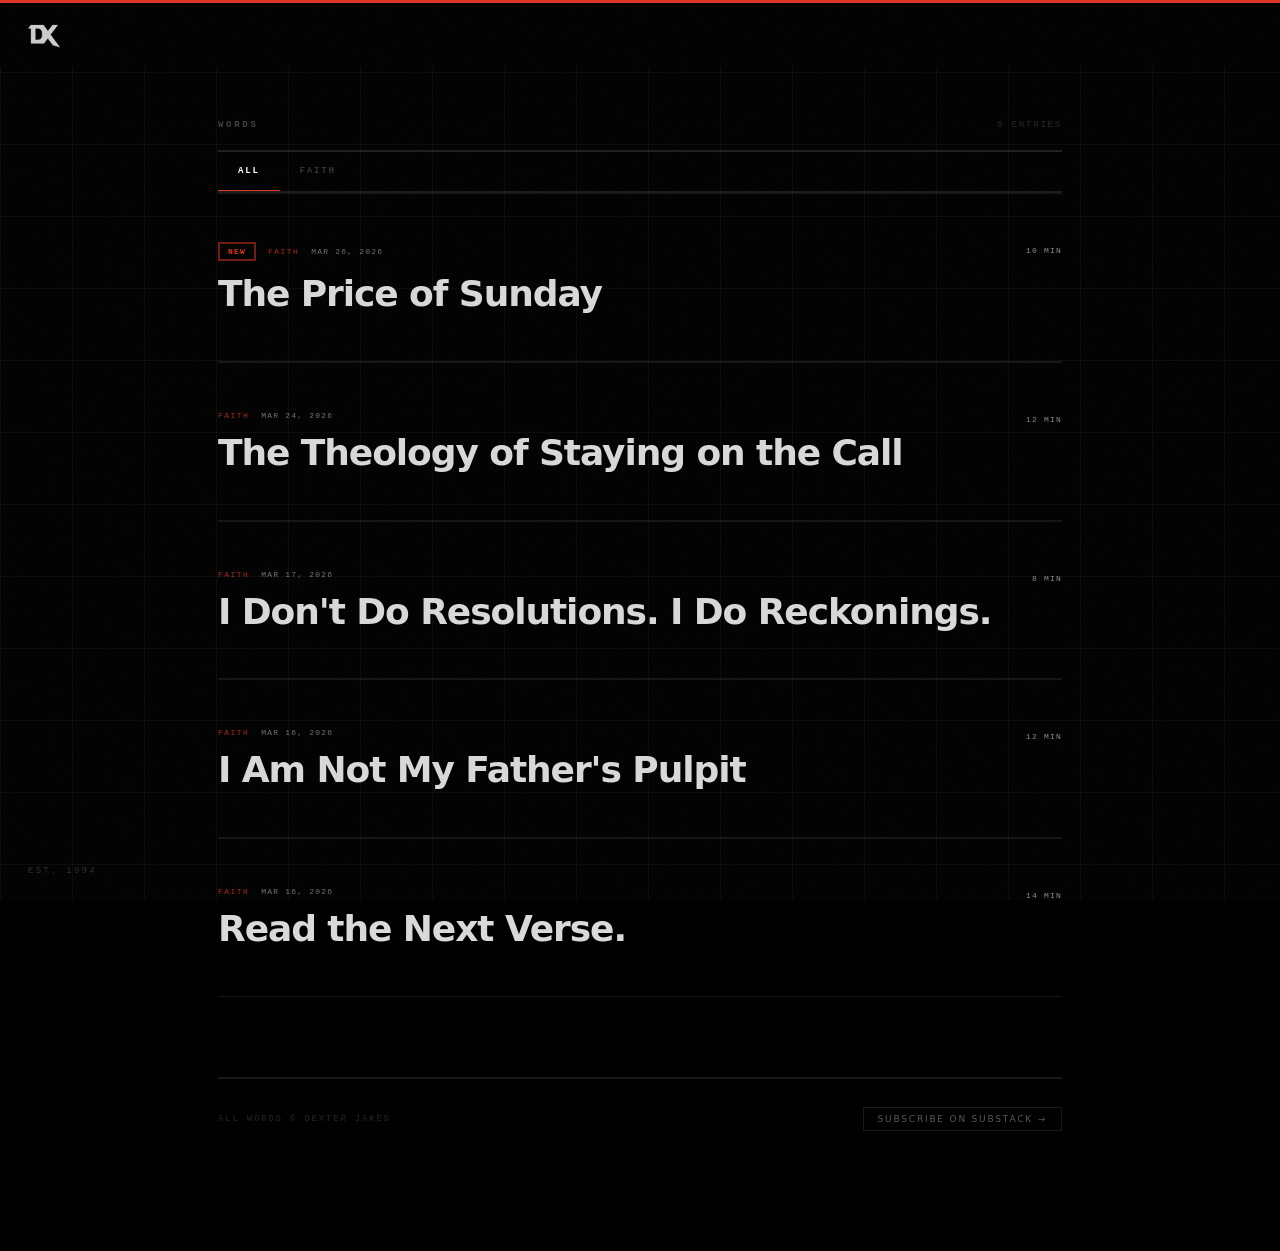
<file: words/index.html>
<!DOCTYPE html>
<html lang="en">
<head>
<meta charset="UTF-8">
<meta name="viewport" content="width=device-width, initial-scale=1.0">
<title>Words — DX</title>
<meta name="description" content="Essays on faith, strategy, and what it means to stay in the room. By Dexter Jakes.">

<!-- Favicon -->
<link rel="icon" type="image/png" sizes="32x32" href="/img/favicon-32.png">
<link rel="apple-touch-icon" href="/img/apple-touch-icon.png">

<!-- Open Graph -->
<meta property="og:title" content="Words — DX">
<meta property="og:description" content="Essays on faith, strategy, and what it means to stay in the room.">
<meta property="og:image" content="https://dxjakes.com/img/og-default.png">
<meta property="og:url" content="https://dxjakes.com/words">
<meta property="og:type" content="website">
<meta property="og:site_name" content="DX">

<!-- Twitter Card -->
<meta name="twitter:card" content="summary_large_image">
<meta name="twitter:title" content="Words — DX">
<meta name="twitter:description" content="Essays on faith, strategy, and what it means to stay in the room.">
<meta name="twitter:image" content="https://dxjakes.com/img/og-default.png">

<link rel="stylesheet" href="/css/global.css">
<link rel="stylesheet" href="/css/words.css">
</head>
<body>

<a href="#post-list" class="skip-link">Skip to essays</a>
<div class="accent-top" aria-hidden="true"></div>
<span class="corner c-bl" aria-hidden="true">Est. 1994</span>

<nav class="nav" aria-label="Site navigation">
  <a href="/" class="nav-logo" aria-label="Home"><img src="/img/logo-dithered.png" alt="" /></a>
</nav>

<main class="wrapper">

  <header class="index-header">
    <h1 class="index-title">Words</h1>
    <span class="index-meta" id="entry-count" aria-live="polite">5 entries</span>
  </header>

  <div class="filter-bar" role="tablist" aria-label="Filter essays by topic">
    <button class="filter-btn active" data-filter="all" role="tab" aria-selected="true">All</button>
    <button class="filter-btn" data-filter="faith" role="tab" aria-selected="false">Faith</button>
  </div>

  <div class="post-list" id="post-list" role="tabpanel">

    <a href="/words/price-of-sunday" class="entry" data-tags="faith" aria-label="The Price of Sunday — Faith, 10 min read">
      <div class="entry-left">
        <div class="entry-eyebrow">
          <span class="entry-new">New</span>
          <span class="entry-tag">Faith</span>
          <span class="entry-date"><time datetime="2026-03-26">Mar 26, 2026</time></span>
        </div>
        <div class="entry-title">The Price of Sunday</div>
        <div class="entry-reveal">A meditation on the day between death and life.</div>
      </div>
      <div class="entry-right" aria-hidden="true">
        <span class="entry-read">10 min</span>
        <span class="entry-arrow">&rarr;</span>
      </div>
    </a>

    <a href="/words/job" class="entry" data-tags="faith" aria-label="The Theology of Staying on the Call — Faith, 12 min read">
      <div class="entry-left">
        <div class="entry-eyebrow">
          <span class="entry-tag">Faith</span>
          <span class="entry-date"><time datetime="2026-03-24">Mar 24, 2026</time></span>
        </div>
        <div class="entry-title">The Theology of Staying on the Call</div>
        <div class="entry-reveal">On suffering, presence, and what it means to sit with someone in the dark — even over FaceTime.</div>
      </div>
      <div class="entry-right" aria-hidden="true">
        <span class="entry-read">12 min</span>
        <span class="entry-arrow">&rarr;</span>
      </div>
    </a>

    <a href="/words/reckonings" class="entry" data-tags="faith" data-gate="2026-04-01" style="display:none" aria-label="I Don't Do Resolutions. I Do Reckonings. — Faith, 8 min read">
      <div class="entry-left">
        <div class="entry-eyebrow">
          <span class="entry-tag">Faith</span>
          <span class="entry-date"><time datetime="2026-03-17">Mar 17, 2026</time></span>
        </div>
        <div class="entry-title">I Don't Do Resolutions. I Do Reckonings.</div>
        <div class="entry-reveal">Some stories don't wait for a happy ending to be worth telling.</div>
      </div>
      <div class="entry-right" aria-hidden="true">
        <span class="entry-read">8 min</span>
        <span class="entry-arrow">&rarr;</span>
      </div>
    </a>

    <a href="/words/pulpit" class="entry" data-tags="faith" aria-label="I Am Not My Father's Pulpit — Faith, 12 min read">
      <div class="entry-left">
        <div class="entry-eyebrow">
          <span class="entry-tag">Faith</span>
          <span class="entry-date"><time datetime="2026-03-16">Mar 16, 2026</time></span>
        </div>
        <div class="entry-title">I Am Not My Father's Pulpit</div>
        <div class="entry-reveal">The word says "some" were called to pastor. I wasn't. But I was called.</div>
      </div>
      <div class="entry-right" aria-hidden="true">
        <span class="entry-read">12 min</span>
        <span class="entry-arrow">&rarr;</span>
      </div>
    </a>

    <a href="/words/next-verse" class="entry" data-tags="faith" aria-label="Read the Next Verse. — Faith, 14 min read">
      <div class="entry-left">
        <div class="entry-eyebrow">
          <span class="entry-tag">Faith</span>
          <span class="entry-date"><time datetime="2026-03-16">Mar 16, 2026</time></span>
        </div>
        <div class="entry-title">Read the Next Verse.</div>
        <div class="entry-reveal">Every "wives submit" passage has a second half. I spent most of my life ignoring it.</div>
      </div>
      <div class="entry-right" aria-hidden="true">
        <span class="entry-read">14 min</span>
        <span class="entry-arrow">&rarr;</span>
      </div>
    </a>

  </div>

  <div class="empty-state" id="empty-state" style="display:none;" role="status">Nothing here yet.</div>

  <footer class="page-footer">
    <span class="footer-note">All words &copy; Dexter Jakes</span>
    <a href="https://substack.com/@imjustdex" target="_blank" rel="noopener" class="subscribe-link">Subscribe on Substack <span aria-hidden="true">&rarr;</span><span class="sr-only">(opens in new tab)</span></a>
  </footer>

</main>

<script>
// Date gate: show gated entries only after their release date (CDT)
document.querySelectorAll('[data-gate]').forEach(function(el) {
  var gate = new Date(el.dataset.gate + 'T00:00:00-05:00');
  if (new Date() >= gate) { el.style.display = ''; }
});
// Update entry count to reflect visible entries
var visible = document.querySelectorAll('.entry:not([style*="display:none"])').length;
var counter = document.getElementById('entry-count');
if (counter) counter.textContent = visible + (visible === 1 ? ' entry' : ' entries');
</script>
<script src="/js/filter.js"></script>
</body>
</html>
</file>
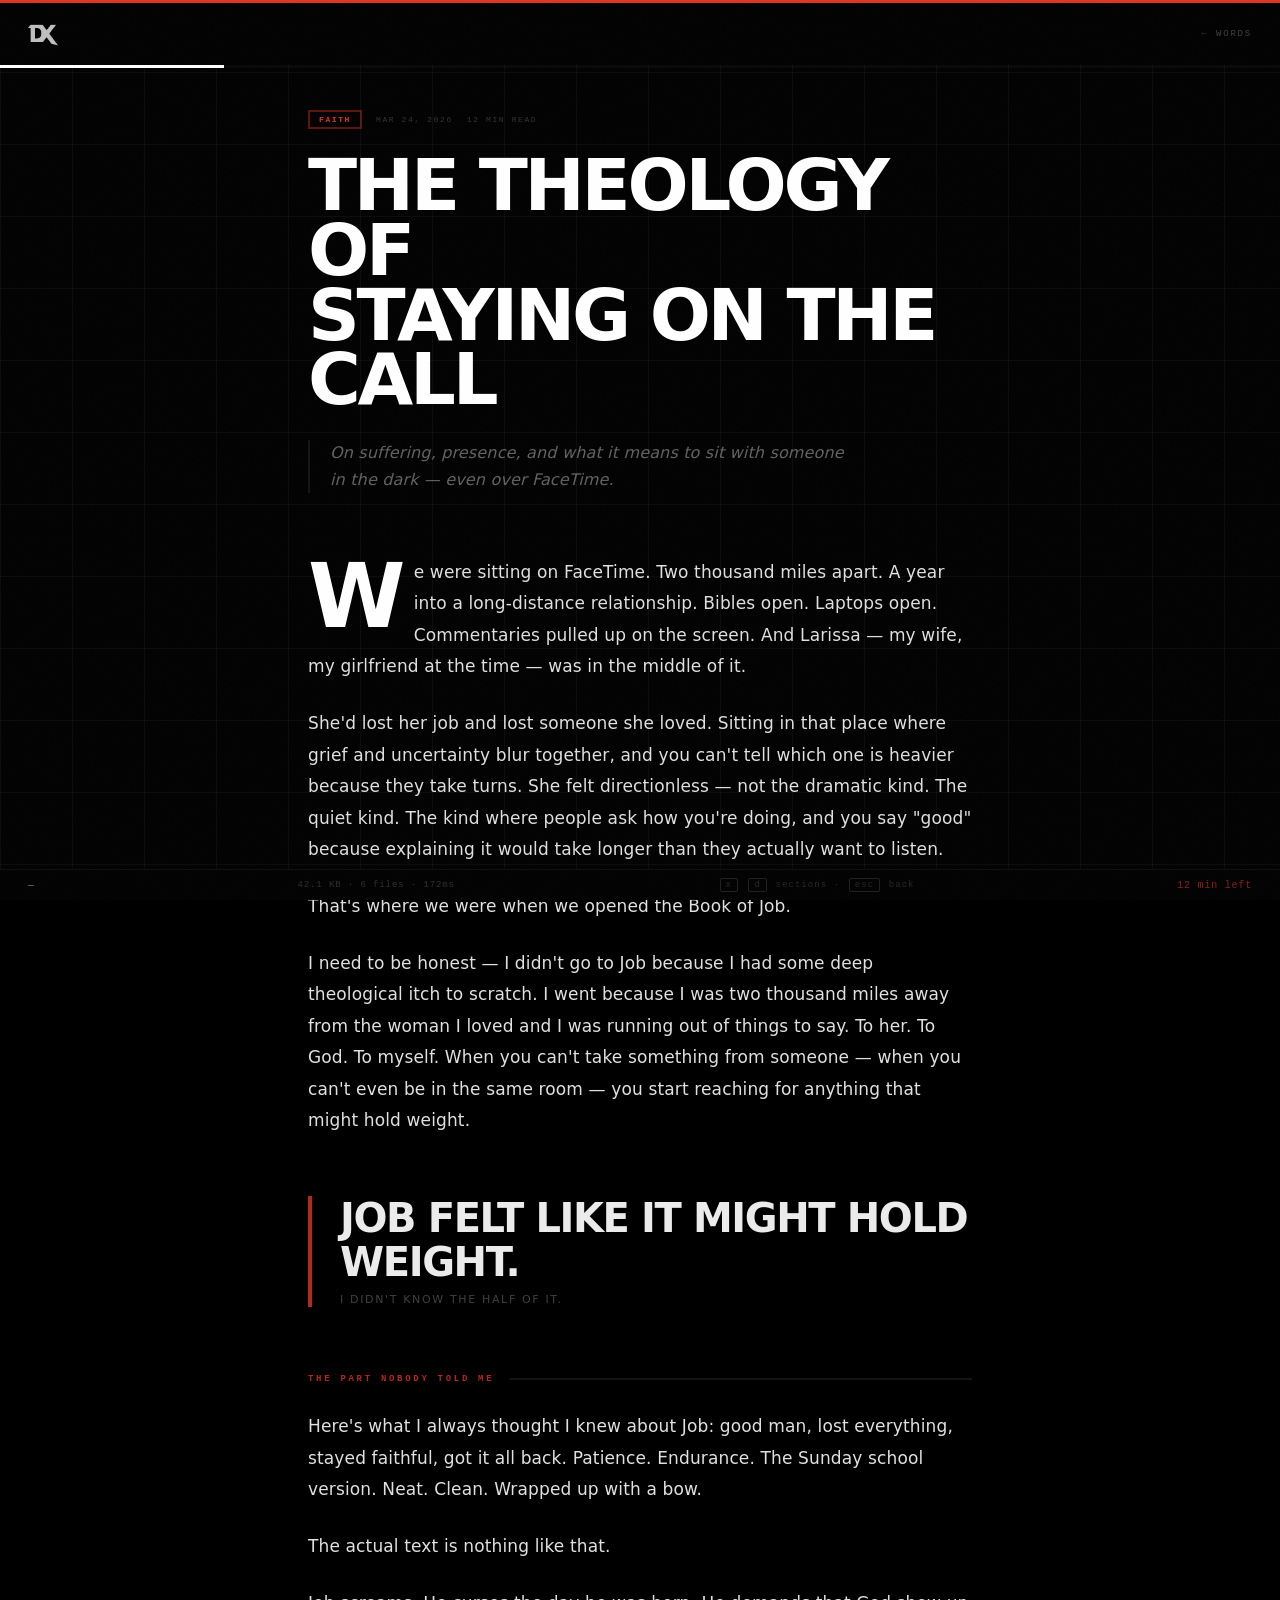
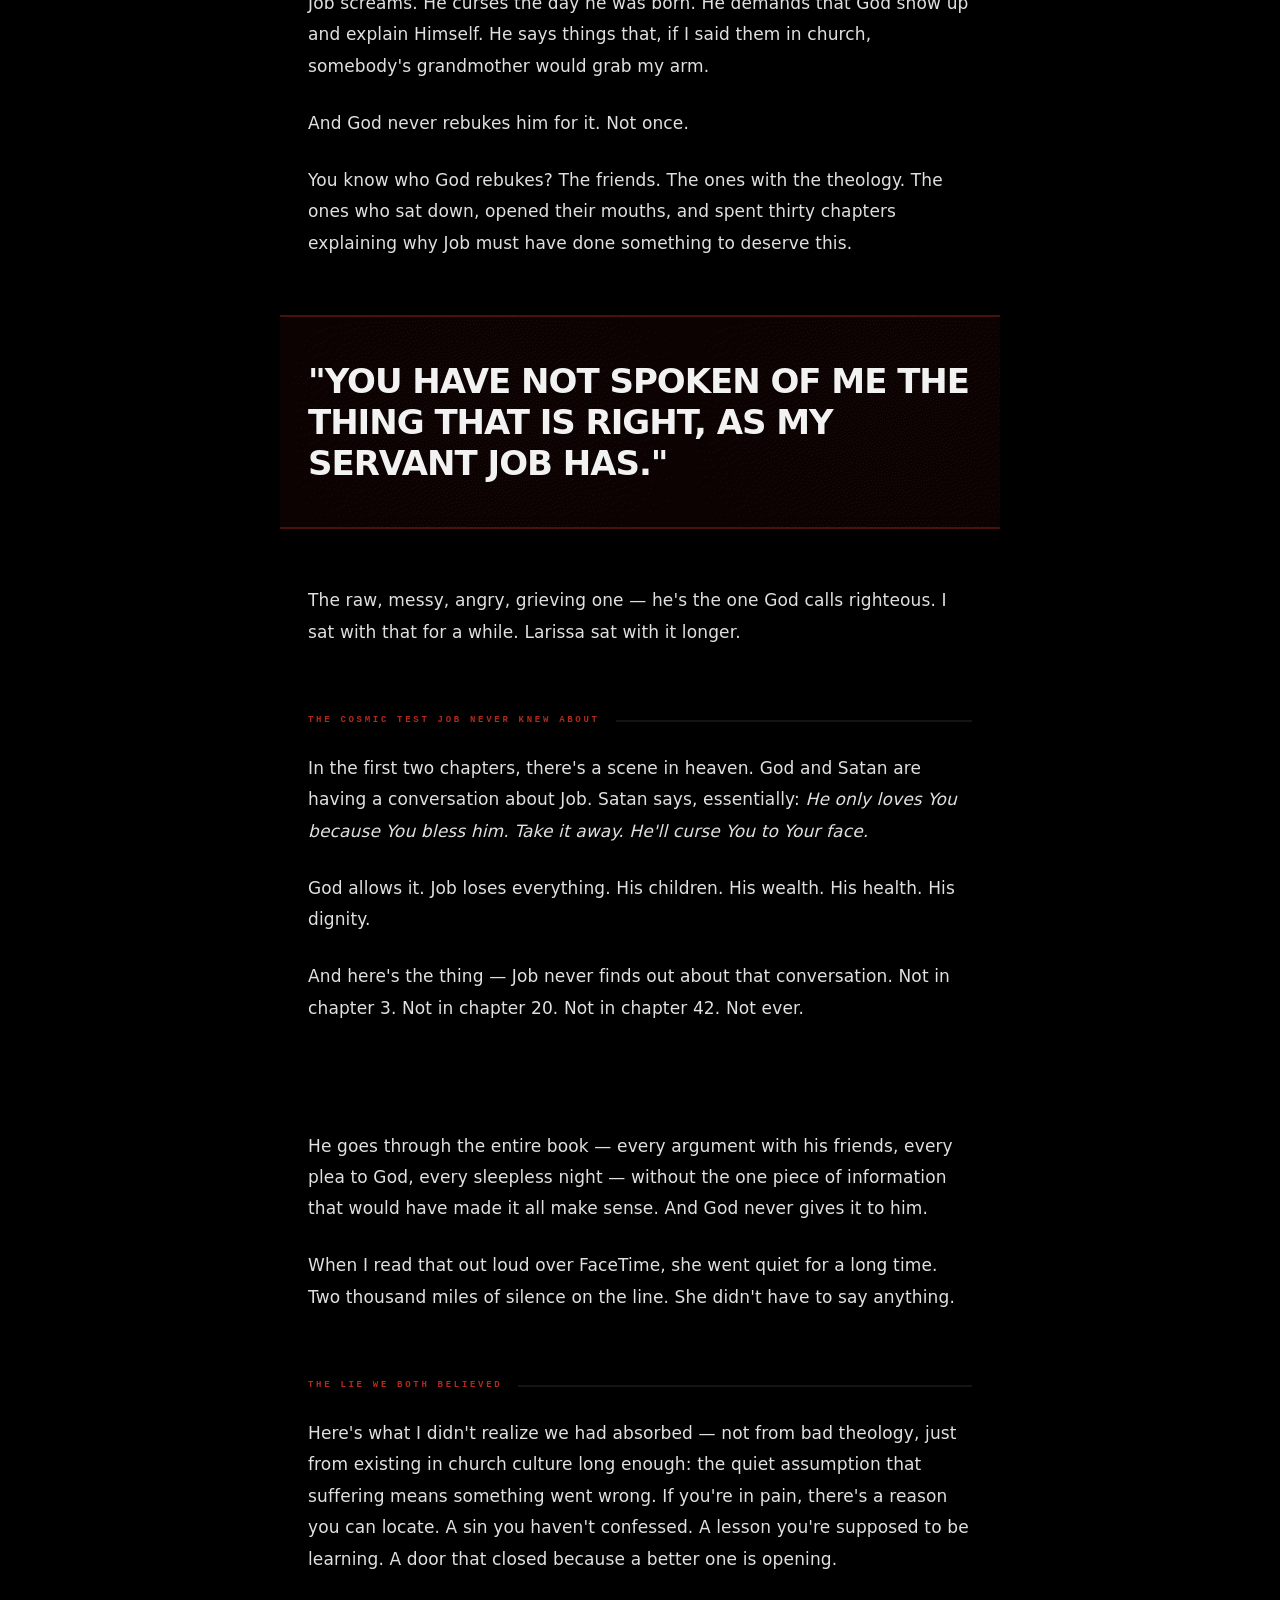
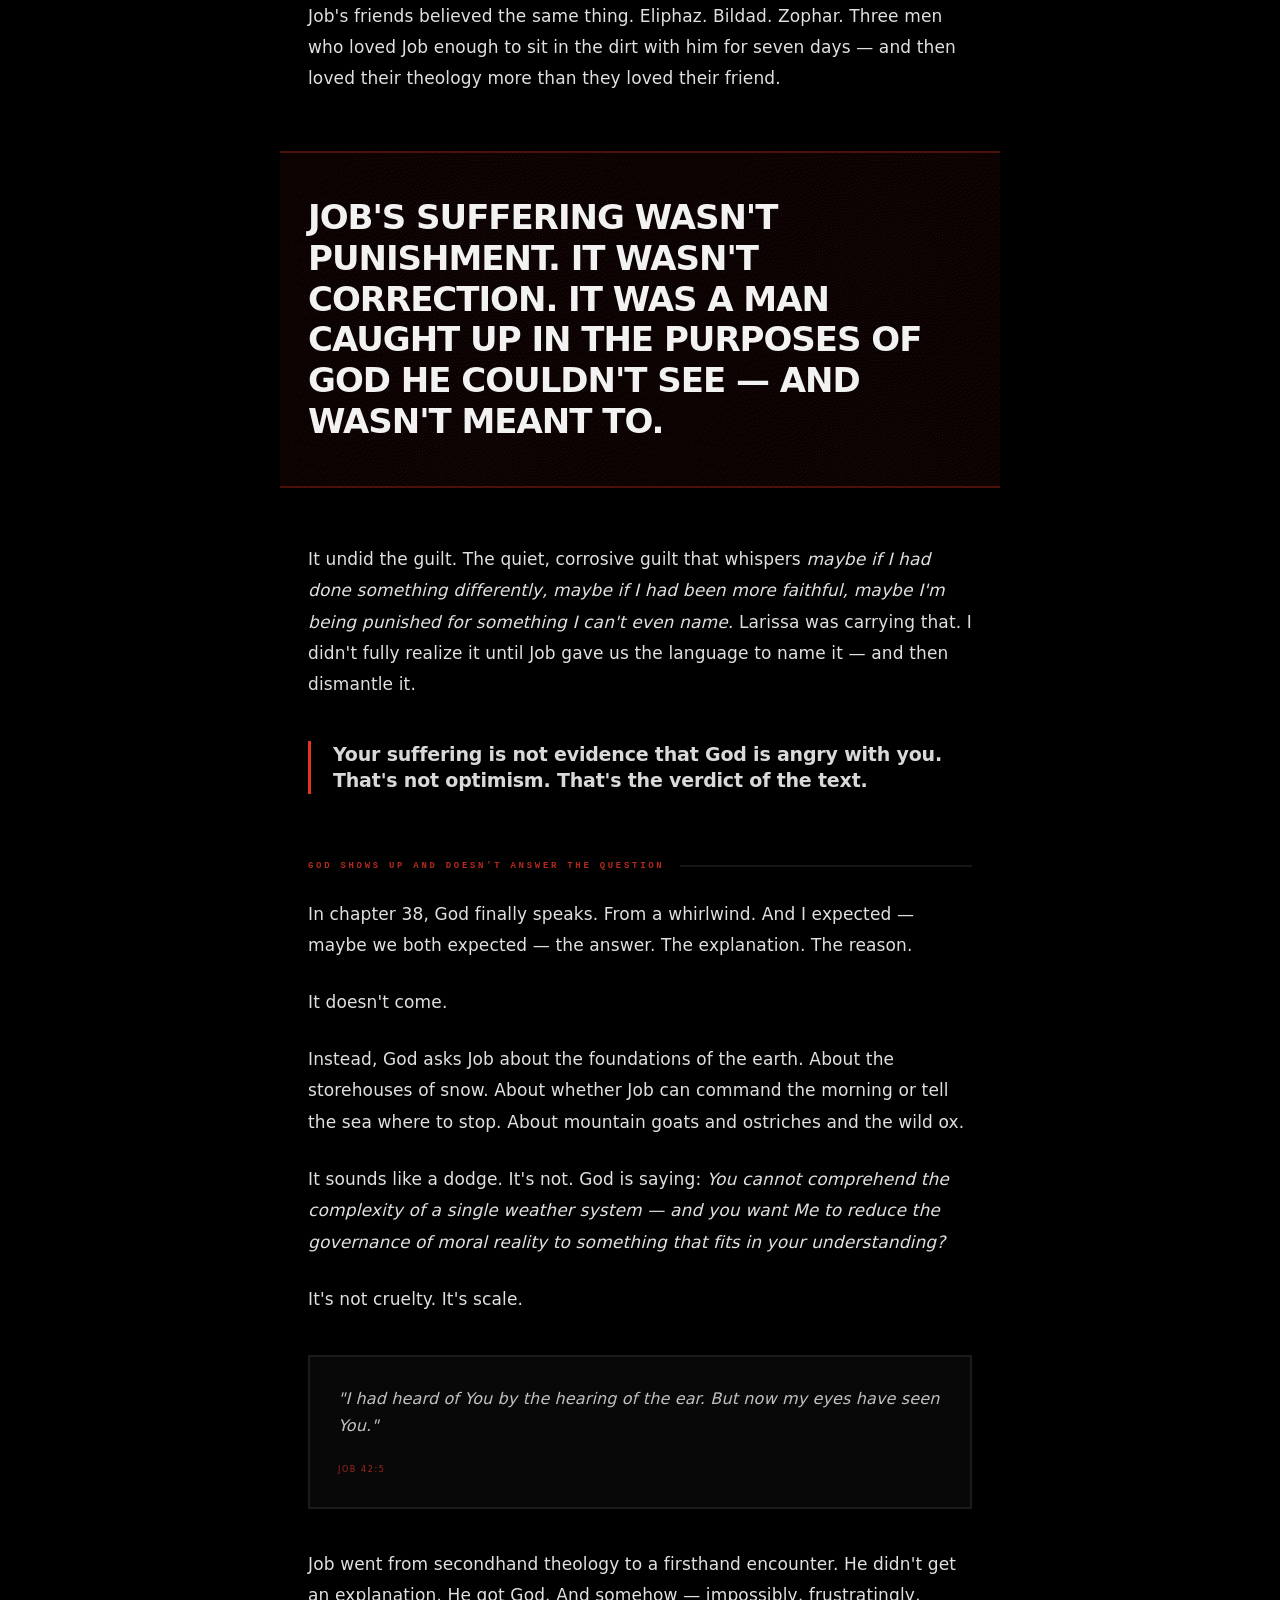
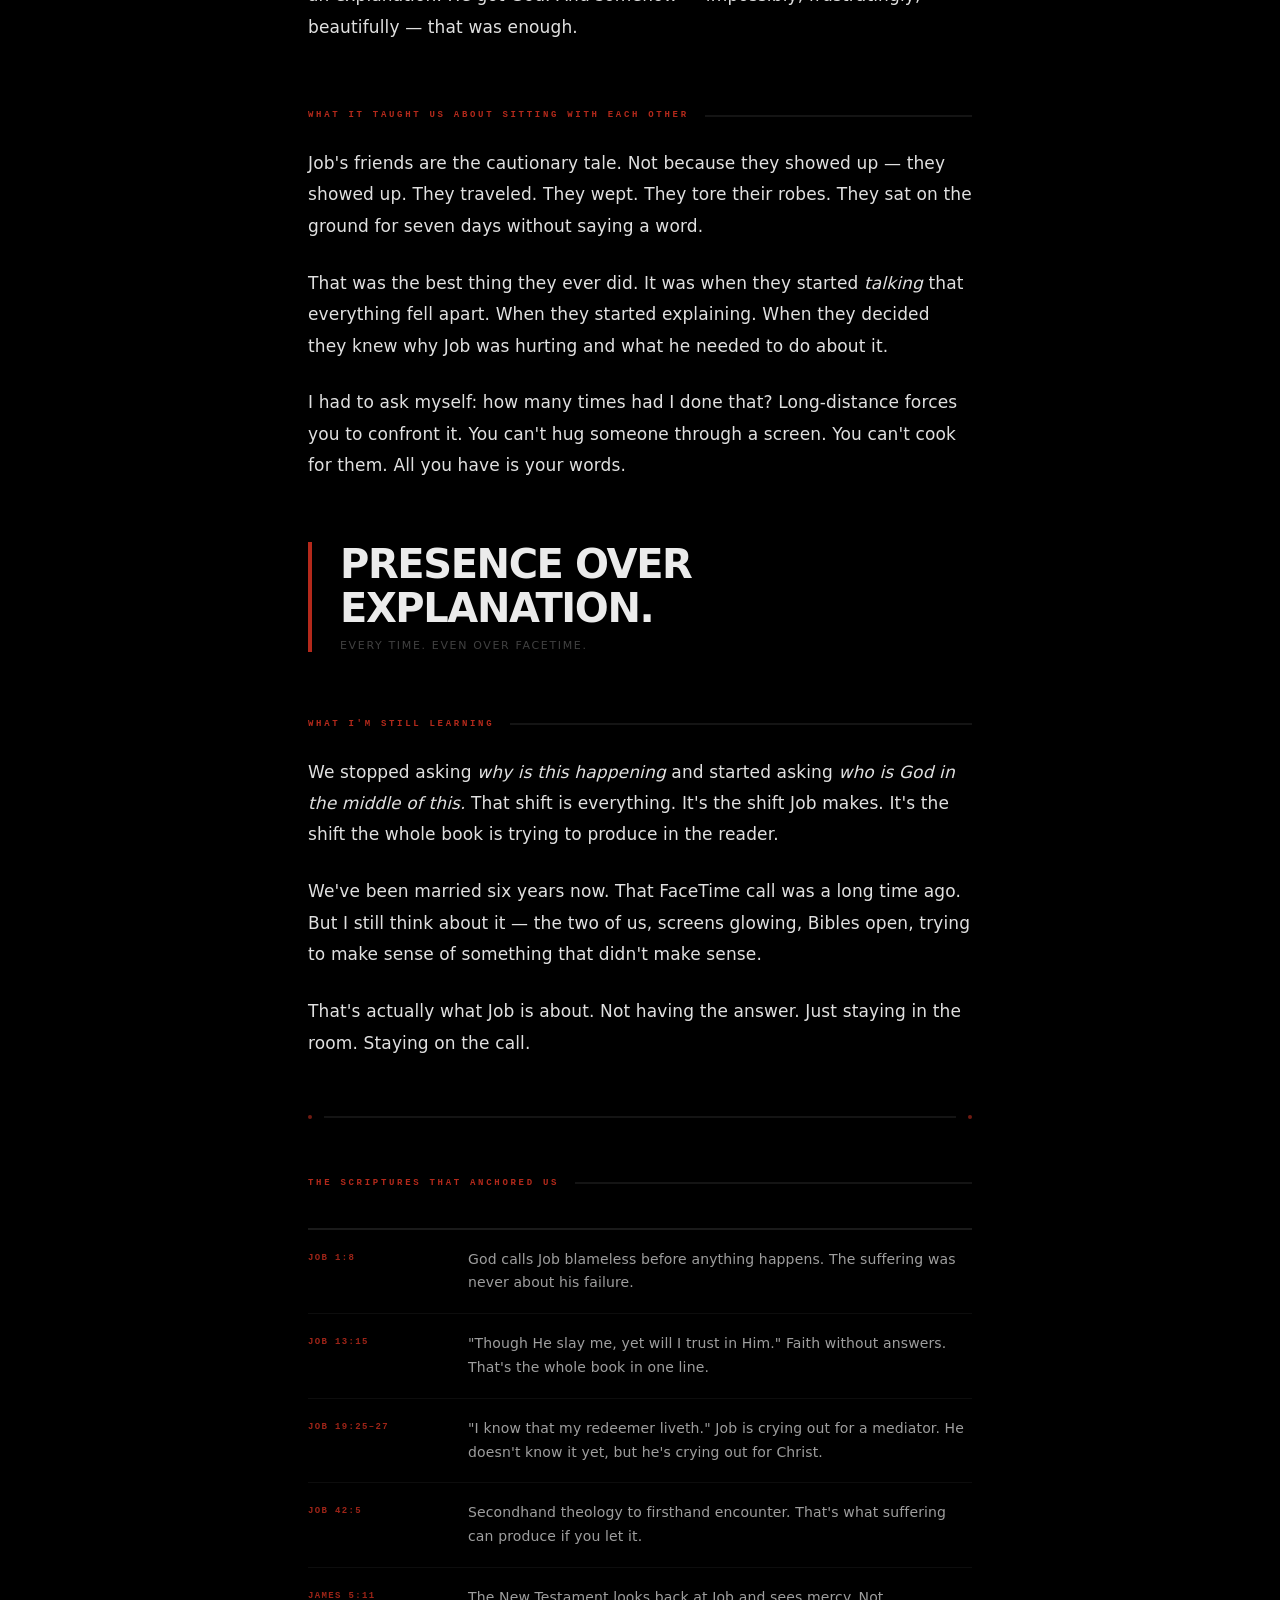
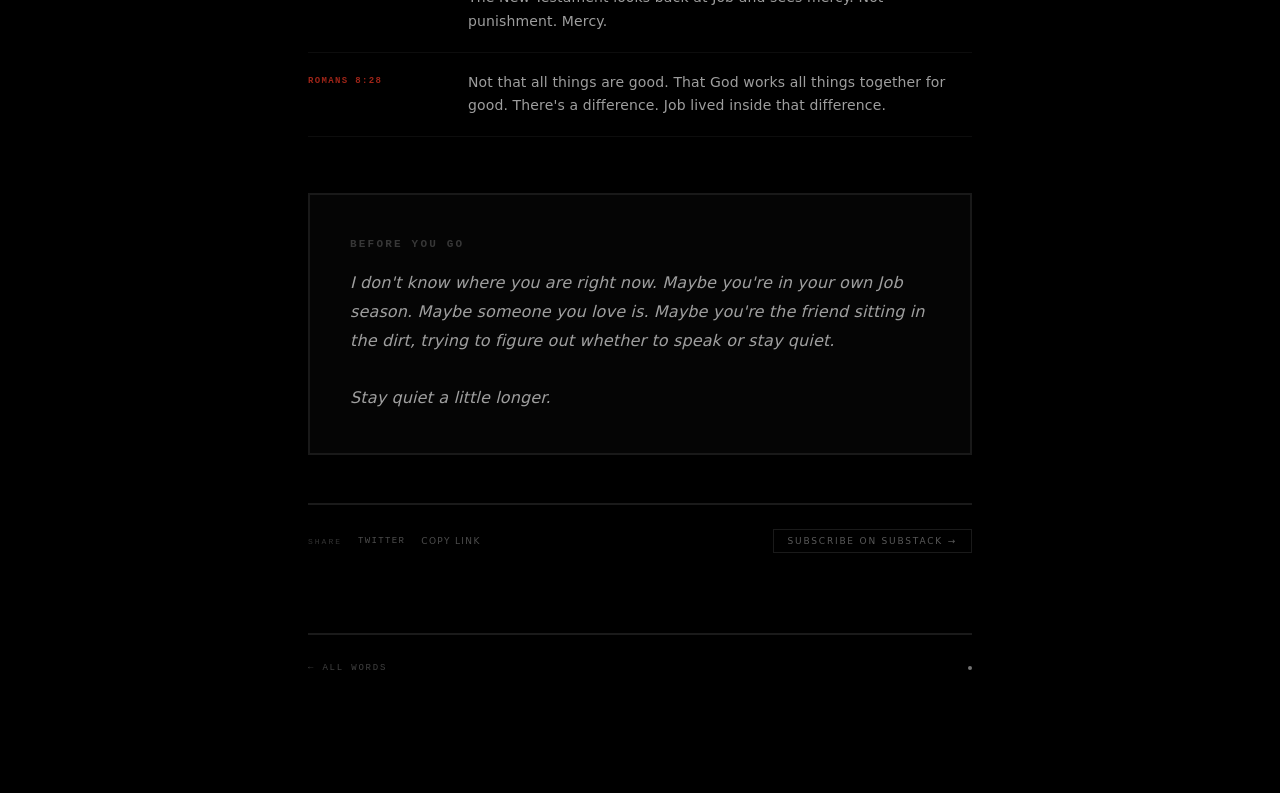
<file: words/job/index.html>
<!DOCTYPE html>
<html lang="en">
<head>
<meta charset="UTF-8">
<meta name="viewport" content="width=device-width, initial-scale=1.0">
<title>The Theology of Staying on the Call — DX</title>
<meta name="description" content="On suffering, presence, and what it means to sit with someone in the dark — even over FaceTime.">

<!-- Favicon -->
<link rel="icon" type="image/png" sizes="32x32" href="/img/favicon-32.png">
<link rel="apple-touch-icon" href="/img/apple-touch-icon.png">

<!-- Open Graph -->
<meta property="og:title" content="The Theology of Staying on the Call">
<meta property="og:description" content="On suffering, presence, and what it means to sit with someone in the dark — even over FaceTime.">
<meta property="og:image" content="https://dxjakes.com/img/og-default.png">
<meta property="og:url" content="https://dxjakes.com/words/job">
<meta property="og:type" content="article">
<meta property="og:site_name" content="DX">
<meta property="article:author" content="Dexter Jakes">
<meta property="article:published_time" content="2026-03-24">

<!-- Twitter Card -->
<meta name="twitter:card" content="summary_large_image">
<meta name="twitter:title" content="The Theology of Staying on the Call">
<meta name="twitter:description" content="On suffering, presence, and what it means to sit with someone in the dark — even over FaceTime.">
<meta name="twitter:image" content="https://dxjakes.com/img/og-default.png">

<link rel="stylesheet" href="/css/global.css">
<link rel="stylesheet" href="/css/post.css">
<link rel="stylesheet" href="/css/print.css" media="print">
</head>
<body>

<a href="#article" class="skip-link">Skip to article</a>
<div class="accent-top" aria-hidden="true"></div>

<nav class="nav" aria-label="Site navigation">
  <a href="/" class="nav-logo" aria-label="Home"><img src="/img/logo-dithered.png" alt="" /></a>
  <a href="/words" class="nav-back"><span aria-hidden="true">&larr;</span> Words</a>
</nav>

<main class="wrapper" id="article">

  <header class="post-header">
    <div class="post-eyebrow">
      <span class="post-tag">Faith</span>
      <span class="post-date"><time datetime="2026-03-24">Mar 24, 2026</time></span>
      <span class="post-read">12 min read</span>
    </div>
    <h1 class="post-title">The Theology of<br>Staying on the Call</h1>
    <p class="post-deck">On suffering, presence, and what it means to sit with someone in the dark — even over FaceTime.</p>
  </header>

  <div class="post-body">

    <p class="intro">We were sitting on FaceTime. Two thousand miles apart. A year into a long-distance relationship. Bibles open. Laptops open. Commentaries pulled up on the screen. And Larissa — my wife, my girlfriend at the time — was in the middle of it.</p>

    <p>She'd lost her job and lost someone she loved. Sitting in that place where grief and uncertainty blur together, and you can't tell which one is heavier because they take turns. She felt directionless — not the dramatic kind. The quiet kind. The kind where people ask how you're doing, and you say "good" because explaining it would take longer than they actually want to listen.</p>

    <p>That's where we were when we opened the Book of Job.</p>

    <p>I need to be honest — I didn't go to Job because I had some deep theological itch to scratch. I went because I was two thousand miles away from the woman I loved and I was running out of things to say. To her. To God. To myself. When you can't take something from someone — when you can't even be in the same room — you start reaching for anything that might hold weight.</p>

    <div class="stat-block">
      <div class="stat-block-bar"></div>
      <div class="stat-block-text">
        Job felt like it might hold weight.
        <span>I didn't know the half of it.</span>
      </div>
    </div>

    <div class="section-head">
      <h2>The Part Nobody Told Me</h2>
      <div class="section-head-line" aria-hidden="true"></div>
    </div>

    <p>Here's what I always thought I knew about Job: good man, lost everything, stayed faithful, got it all back. Patience. Endurance. The Sunday school version. Neat. Clean. Wrapped up with a bow.</p>

    <p>The actual text is nothing like that.</p>

    <p>Job screams. He curses the day he was born. He demands that God show up and explain Himself. He says things that, if I said them in church, somebody's grandmother would grab my arm.</p>

    <p>And God never rebukes him for it. Not once.</p>

    <p>You know who God rebukes? The friends. The ones with the theology. The ones who sat down, opened their mouths, and spent thirty chapters explaining why Job must have done something to deserve this.</p>

    <div class="pull-quote">
      <p>"You have not spoken of me the thing that is right, as my servant Job has."</p>
    </div>

    <p>The raw, messy, angry, grieving one — he's the one God calls righteous. I sat with that for a while. Larissa sat with it longer.</p>

    <div class="section-head">
      <h2>The Cosmic Test Job Never Knew About</h2>
      <div class="section-head-line" aria-hidden="true"></div>
    </div>

    <p>In the first two chapters, there's a scene in heaven. God and Satan are having a conversation about Job. Satan says, essentially: <em>He only loves You because You bless him. Take it away. He'll curse You to Your face.</em></p>

    <p>God allows it. Job loses everything. His children. His wealth. His health. His dignity.</p>

    <p>And here's the thing — Job never finds out about that conversation. Not in chapter 3. Not in chapter 20. Not in chapter 42. Not ever.</p>

    <div class="callout"><p>The reader knows why Job is suffering. Job doesn't.</p></div>

    <p>He goes through the entire book — every argument with his friends, every plea to God, every sleepless night — without the one piece of information that would have made it all make sense. And God never gives it to him.</p>

    <p>When I read that out loud over FaceTime, she went quiet for a long time. Two thousand miles of silence on the line. She didn't have to say anything.</p>

    <div class="section-head">
      <h2>The Lie We Both Believed</h2>
      <div class="section-head-line" aria-hidden="true"></div>
    </div>

    <p>Here's what I didn't realize we had absorbed — not from bad theology, just from existing in church culture long enough: the quiet assumption that suffering means something went wrong. If you're in pain, there's a reason you can locate. A sin you haven't confessed. A lesson you're supposed to be learning. A door that closed because a better one is opening.</p>

    <p>Job's friends believed the same thing. Eliphaz. Bildad. Zophar. Three men who loved Job enough to sit in the dirt with him for seven days — and then loved their theology more than they loved their friend.</p>

    <div class="pull-quote">
      <p>Job's suffering wasn't punishment. It wasn't correction. It was a man caught up in the purposes of God he couldn't see — and wasn't meant to.</p>
    </div>

    <p>It undid the guilt. The quiet, corrosive guilt that whispers <em>maybe if I had done something differently, maybe if I had been more faithful, maybe I'm being punished for something I can't even name.</em> Larissa was carrying that. I didn't fully realize it until Job gave us the language to name it — and then dismantle it.</p>

    <div class="callout"><p>Your suffering is not evidence that God is angry with you. That's not optimism. That's the verdict of the text.</p></div>

    <div class="section-head">
      <h2>God Shows Up and Doesn't Answer the Question</h2>
      <div class="section-head-line" aria-hidden="true"></div>
    </div>

    <p>In chapter 38, God finally speaks. From a whirlwind. And I expected — maybe we both expected — the answer. The explanation. The reason.</p>

    <p>It doesn't come.</p>

    <p>Instead, God asks Job about the foundations of the earth. About the storehouses of snow. About whether Job can command the morning or tell the sea where to stop. About mountain goats and ostriches and the wild ox.</p>

    <p>It sounds like a dodge. It's not. God is saying: <em>You cannot comprehend the complexity of a single weather system — and you want Me to reduce the governance of moral reality to something that fits in your understanding?</em></p>

    <p>It's not cruelty. It's scale.</p>

    <div class="scripture">
      <p>"I had heard of You by the hearing of the ear. But now my eyes have seen You."</p>
      <cite>Job 42:5</cite>
    </div>

    <p>Job went from secondhand theology to a firsthand encounter. He didn't get an explanation. He got God. And somehow — impossibly, frustratingly, beautifully — that was enough.</p>

    <div class="section-head">
      <h2>What It Taught Us About Sitting With Each Other</h2>
      <div class="section-head-line" aria-hidden="true"></div>
    </div>

    <p>Job's friends are the cautionary tale. Not because they showed up — they showed up. They traveled. They wept. They tore their robes. They sat on the ground for seven days without saying a word.</p>

    <p>That was the best thing they ever did. It was when they started <em>talking</em> that everything fell apart. When they started explaining. When they decided they knew why Job was hurting and what he needed to do about it.</p>

    <p>I had to ask myself: how many times had I done that? Long-distance forces you to confront it. You can't hug someone through a screen. You can't cook for them. All you have is your words.</p>

    <div class="stat-block">
      <div class="stat-block-bar"></div>
      <div class="stat-block-text">
        Presence over explanation.
        <span>Every time. Even over FaceTime.</span>
      </div>
    </div>

    <div class="section-head">
      <h2>What I'm Still Learning</h2>
      <div class="section-head-line" aria-hidden="true"></div>
    </div>

    <p>We stopped asking <em>why is this happening</em> and started asking <em>who is God in the middle of this.</em> That shift is everything. It's the shift Job makes. It's the shift the whole book is trying to produce in the reader.</p>

    <p>We've been married six years now. That FaceTime call was a long time ago. But I still think about it — the two of us, screens glowing, Bibles open, trying to make sense of something that didn't make sense.</p>

    <p>That's actually what Job is about. Not having the answer. Just staying in the room. Staying on the call.</p>

    <div class="hr" role="separator" aria-hidden="true">
      <div class="hr-dot"></div>
      <div class="hr-line"></div>
      <div class="hr-dot"></div>
    </div>

    <div class="section-head" style="margin-top:0">
      <h2>The Scriptures That Anchored Us</h2>
      <div class="section-head-line" aria-hidden="true"></div>
    </div>

    <div class="scripture-list">
      <div class="scripture-item">
        <span class="scripture-ref">Job 1:8</span>
        <span class="scripture-note">God calls Job blameless before anything happens. The suffering was never about his failure.</span>
      </div>
      <div class="scripture-item">
        <span class="scripture-ref">Job 13:15</span>
        <span class="scripture-note">"Though He slay me, yet will I trust in Him." Faith without answers. That's the whole book in one line.</span>
      </div>
      <div class="scripture-item">
        <span class="scripture-ref">Job 19:25–27</span>
        <span class="scripture-note">"I know that my redeemer liveth." Job is crying out for a mediator. He doesn't know it yet, but he's crying out for Christ.</span>
      </div>
      <div class="scripture-item">
        <span class="scripture-ref">Job 42:5</span>
        <span class="scripture-note">Secondhand theology to firsthand encounter. That's what suffering can produce if you let it.</span>
      </div>
      <div class="scripture-item">
        <span class="scripture-ref">James 5:11</span>
        <span class="scripture-note">The New Testament looks back at Job and sees mercy. Not punishment. Mercy.</span>
      </div>
      <div class="scripture-item">
        <span class="scripture-ref">Romans 8:28</span>
        <span class="scripture-note">Not that all things are good. That God works all things together for good. There's a difference. Job lived inside that difference.</span>
      </div>
    </div>

    <div class="closing">
      <strong>Before you go</strong>
      I don't know where you are right now. Maybe you're in your own Job season. Maybe someone you love is. Maybe you're the friend sitting in the dirt, trying to figure out whether to speak or stay quiet.<br><br>
      Stay quiet a little longer.
    </div>

  </div>

  <!-- Share Bar -->
  <div class="share-bar" aria-label="Share this essay">
    <span class="share-label" aria-hidden="true">Share</span>
    <a href="https://twitter.com/intent/tweet?url=https://dxjakes.com/words/job&text=The%20Theology%20of%20Staying%20on%20the%20Call" target="_blank" rel="noopener" class="share-link" aria-label="Share on Twitter (opens in new tab)">Twitter</a>
    <button type="button" class="share-link copy-btn" onclick="navigator.clipboard.writeText('https://dxjakes.com/words/job');this.textContent='Copied';setTimeout(()=>this.textContent='Copy link',2000);" aria-label="Copy link to clipboard">Copy link</button>
    <a href="https://substack.com/@imjustdex" target="_blank" rel="noopener" class="subscribe-link" style="margin-left:auto;" aria-label="Subscribe on Substack (opens in new tab)">Subscribe on Substack <span aria-hidden="true">&rarr;</span></a>
  </div>

  <footer class="post-footer">
    <a href="/words" class="back-link"><span aria-hidden="true">&larr;</span> All Words</a>
    <div class="pulse-dot" aria-hidden="true"></div>
  </footer>

</main>

<script src="/js/progress.js"></script>
<script src="/js/essay.js"></script>
</body>
</html>
</file>
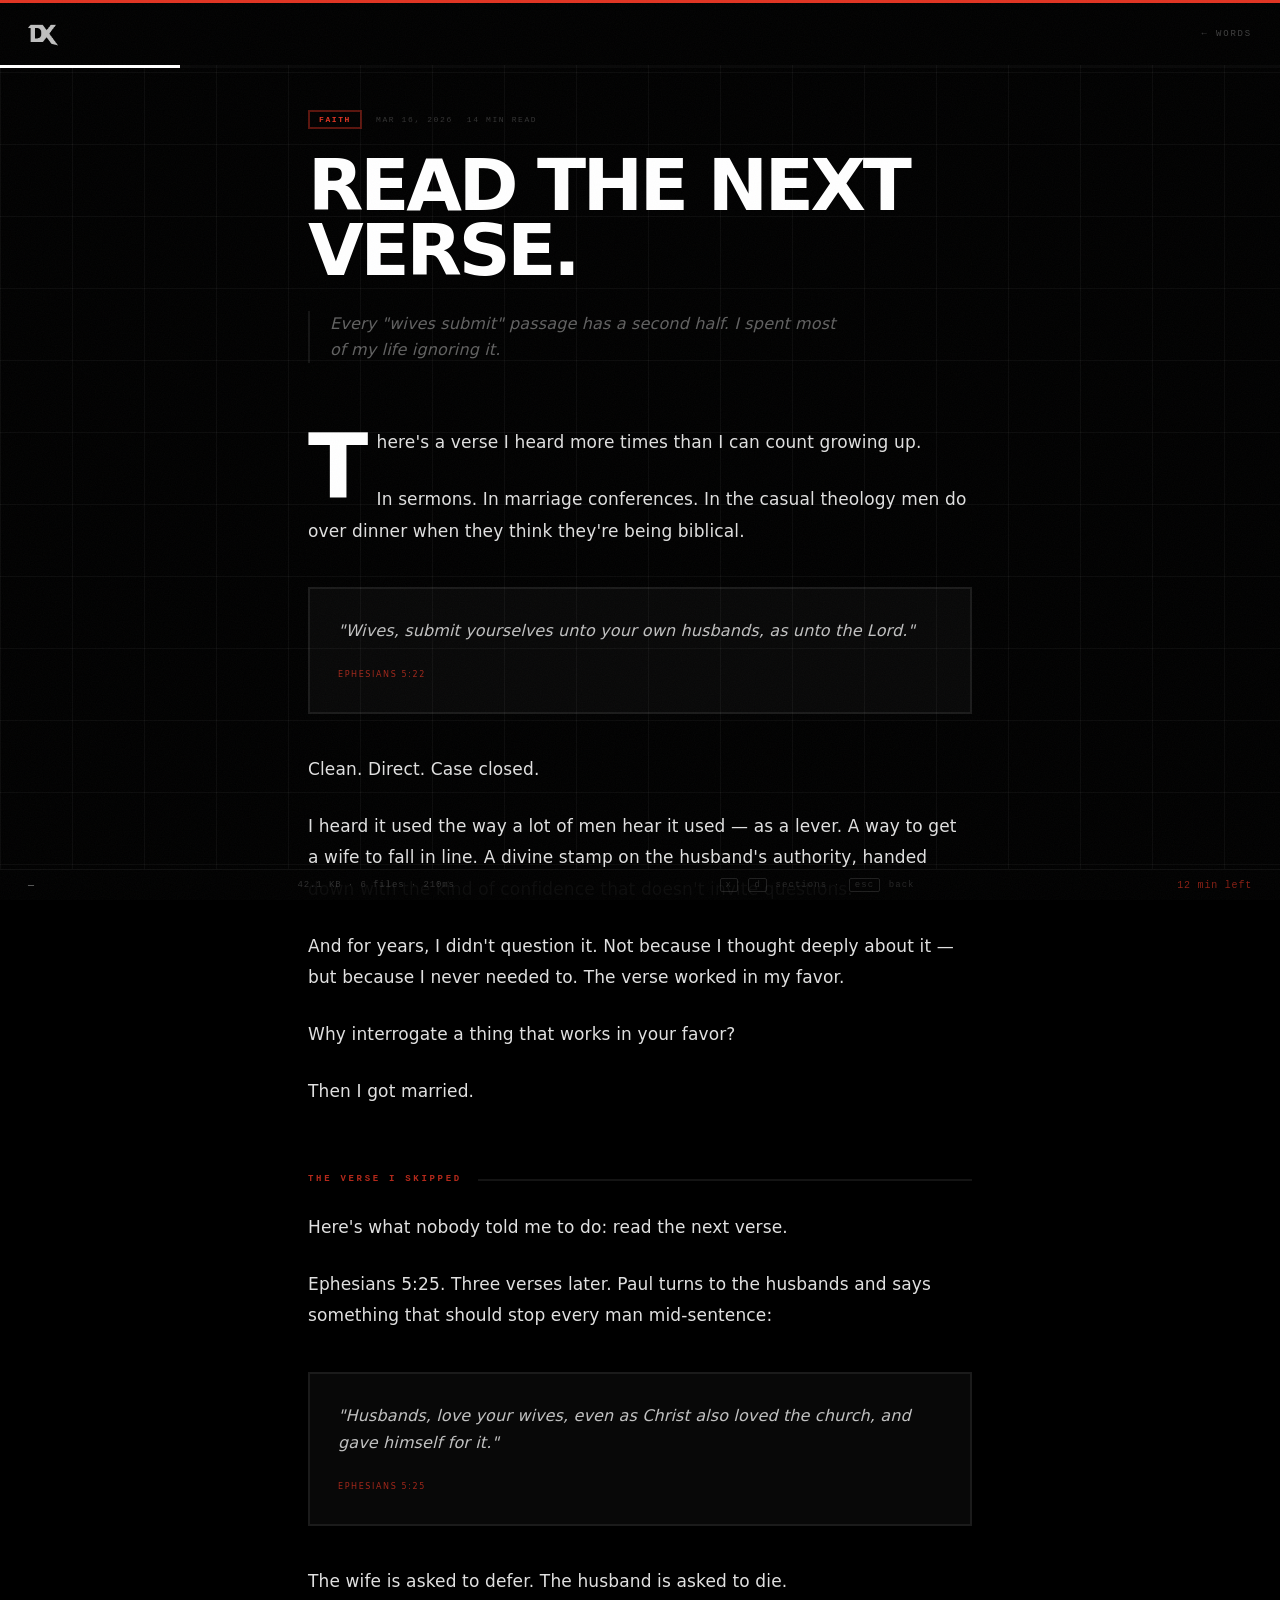
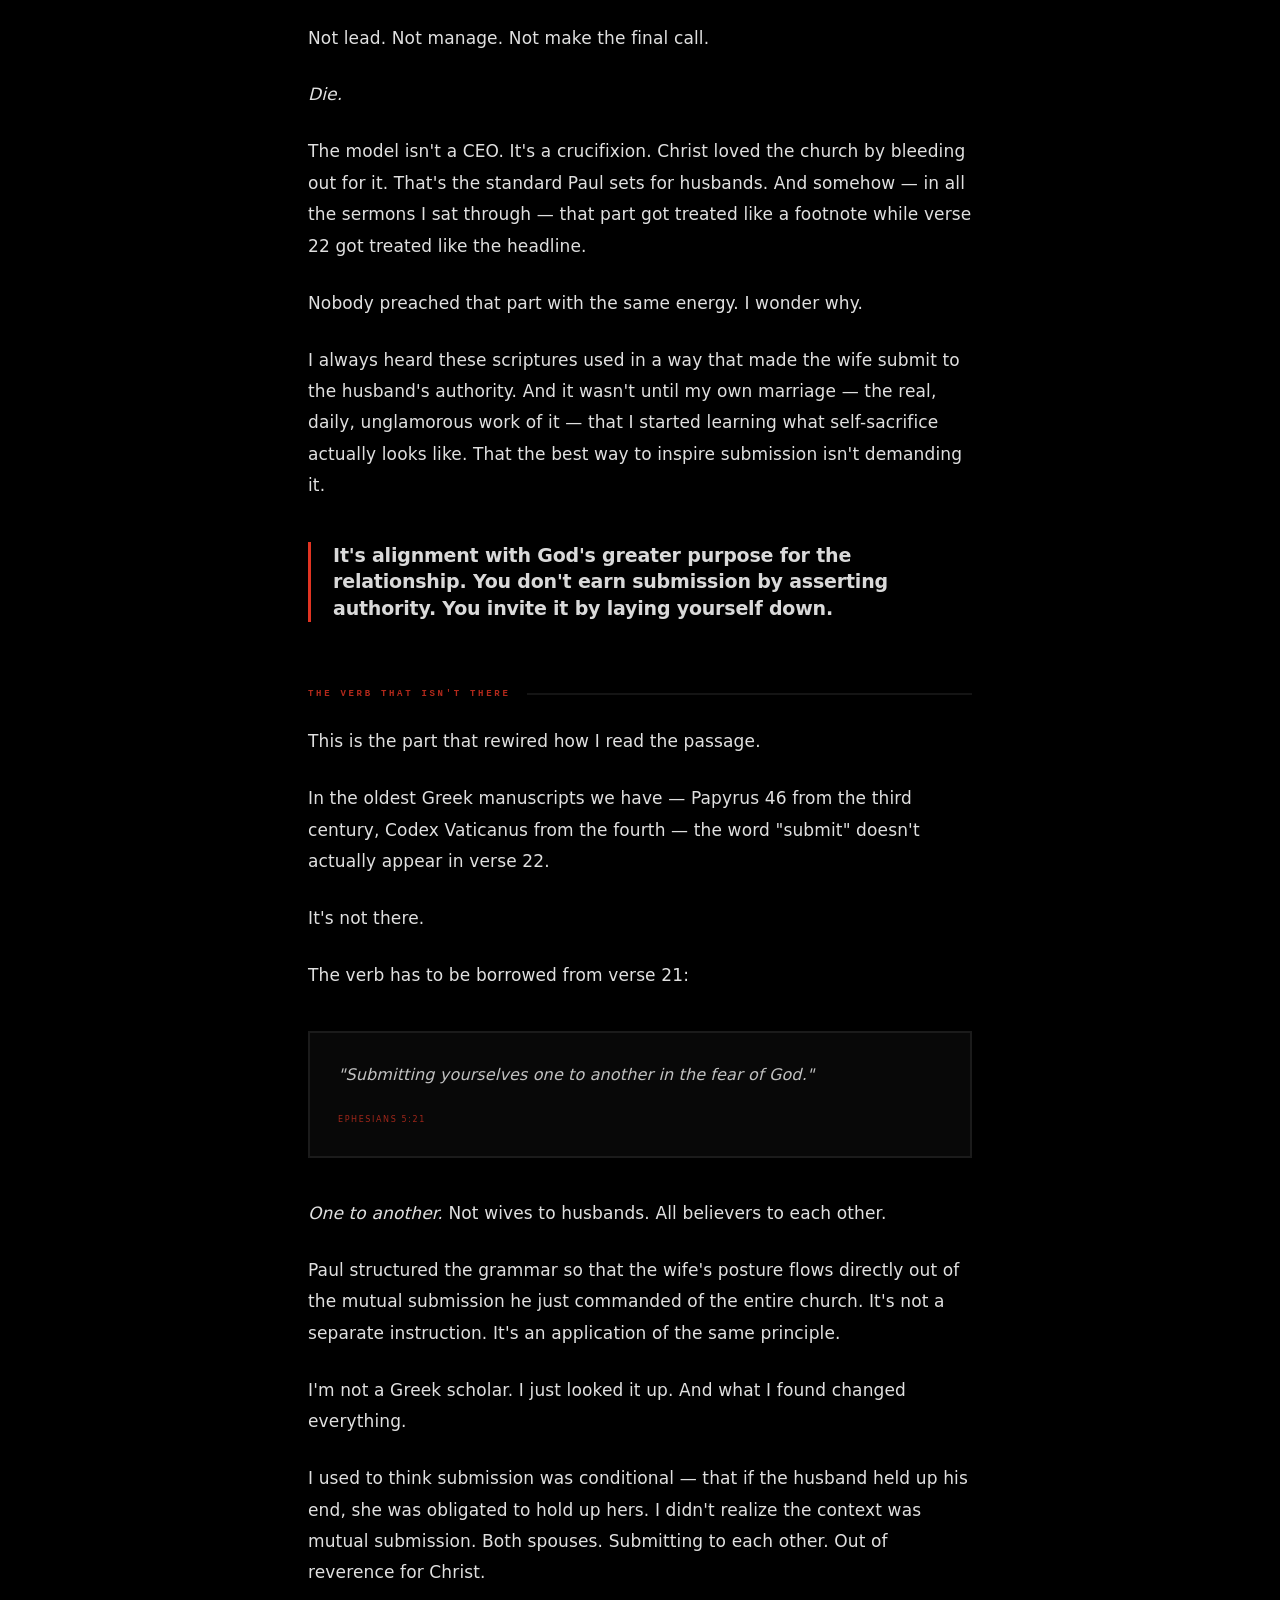
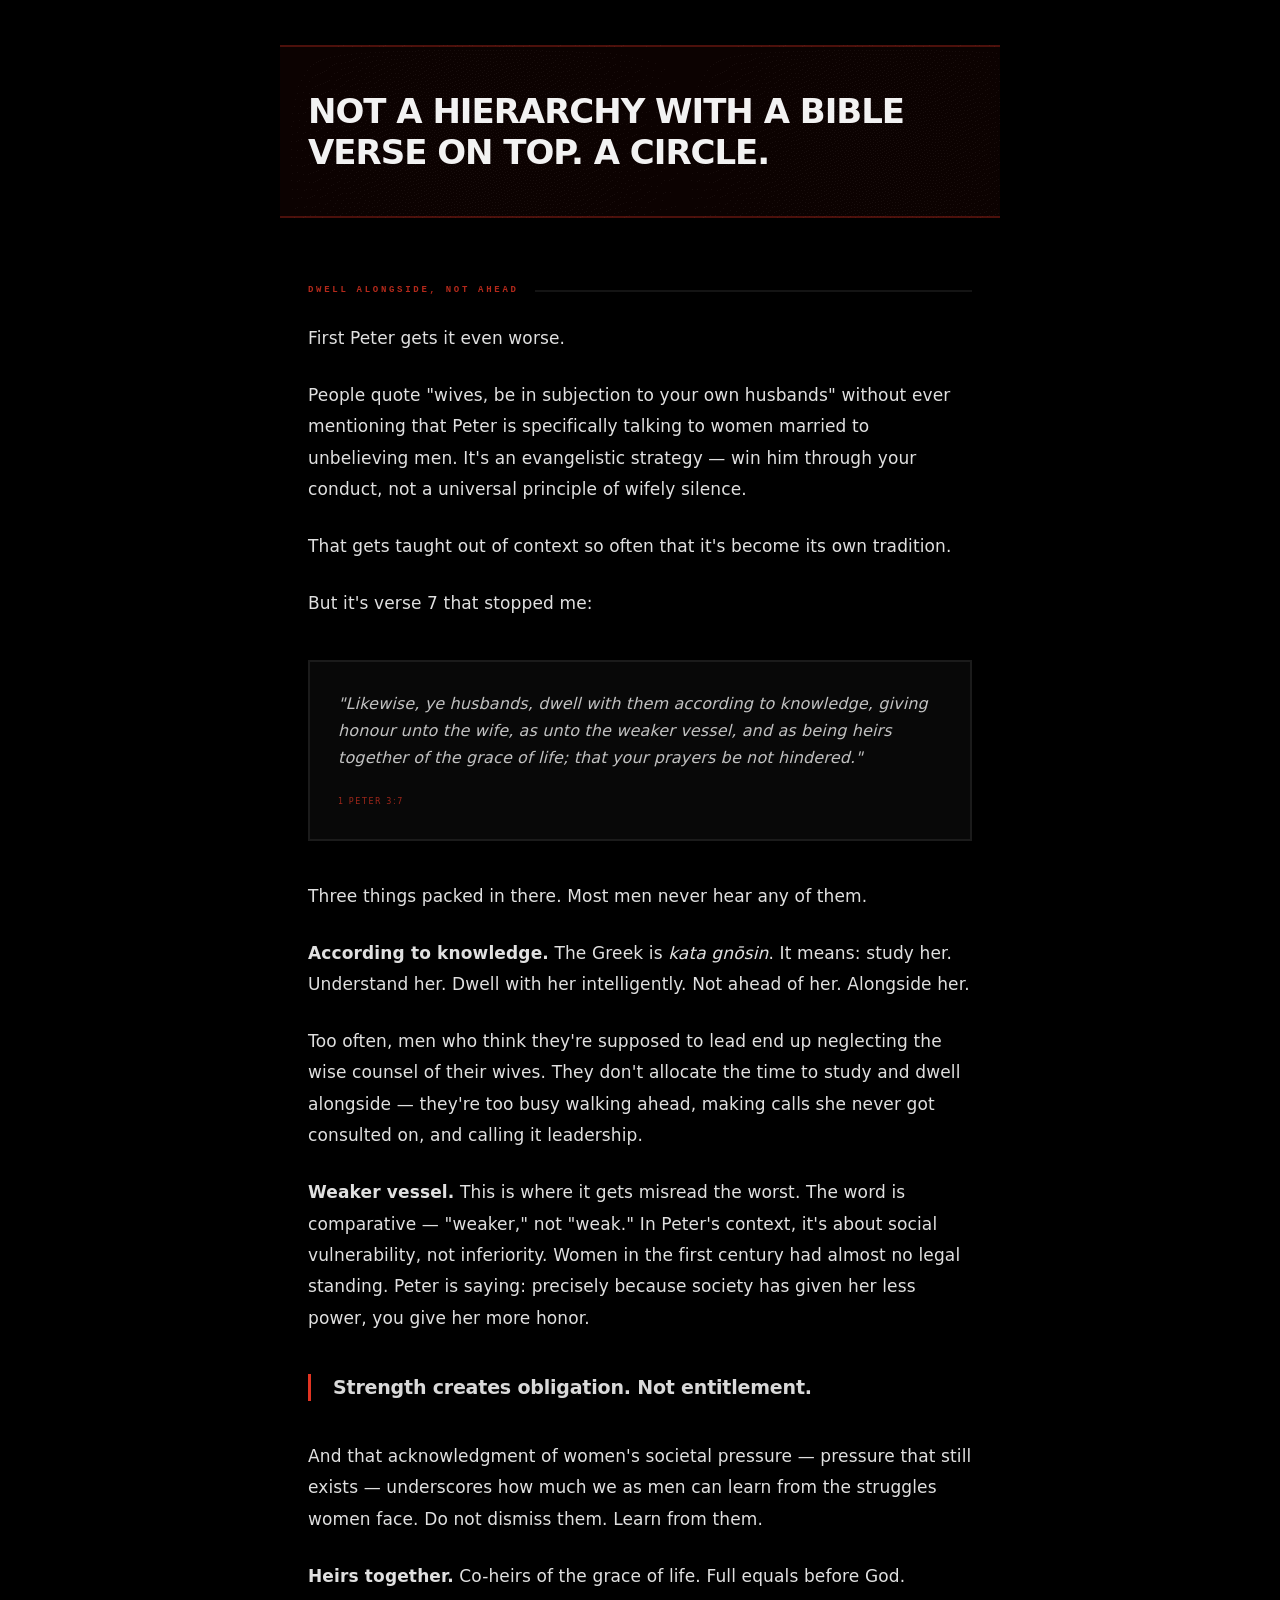
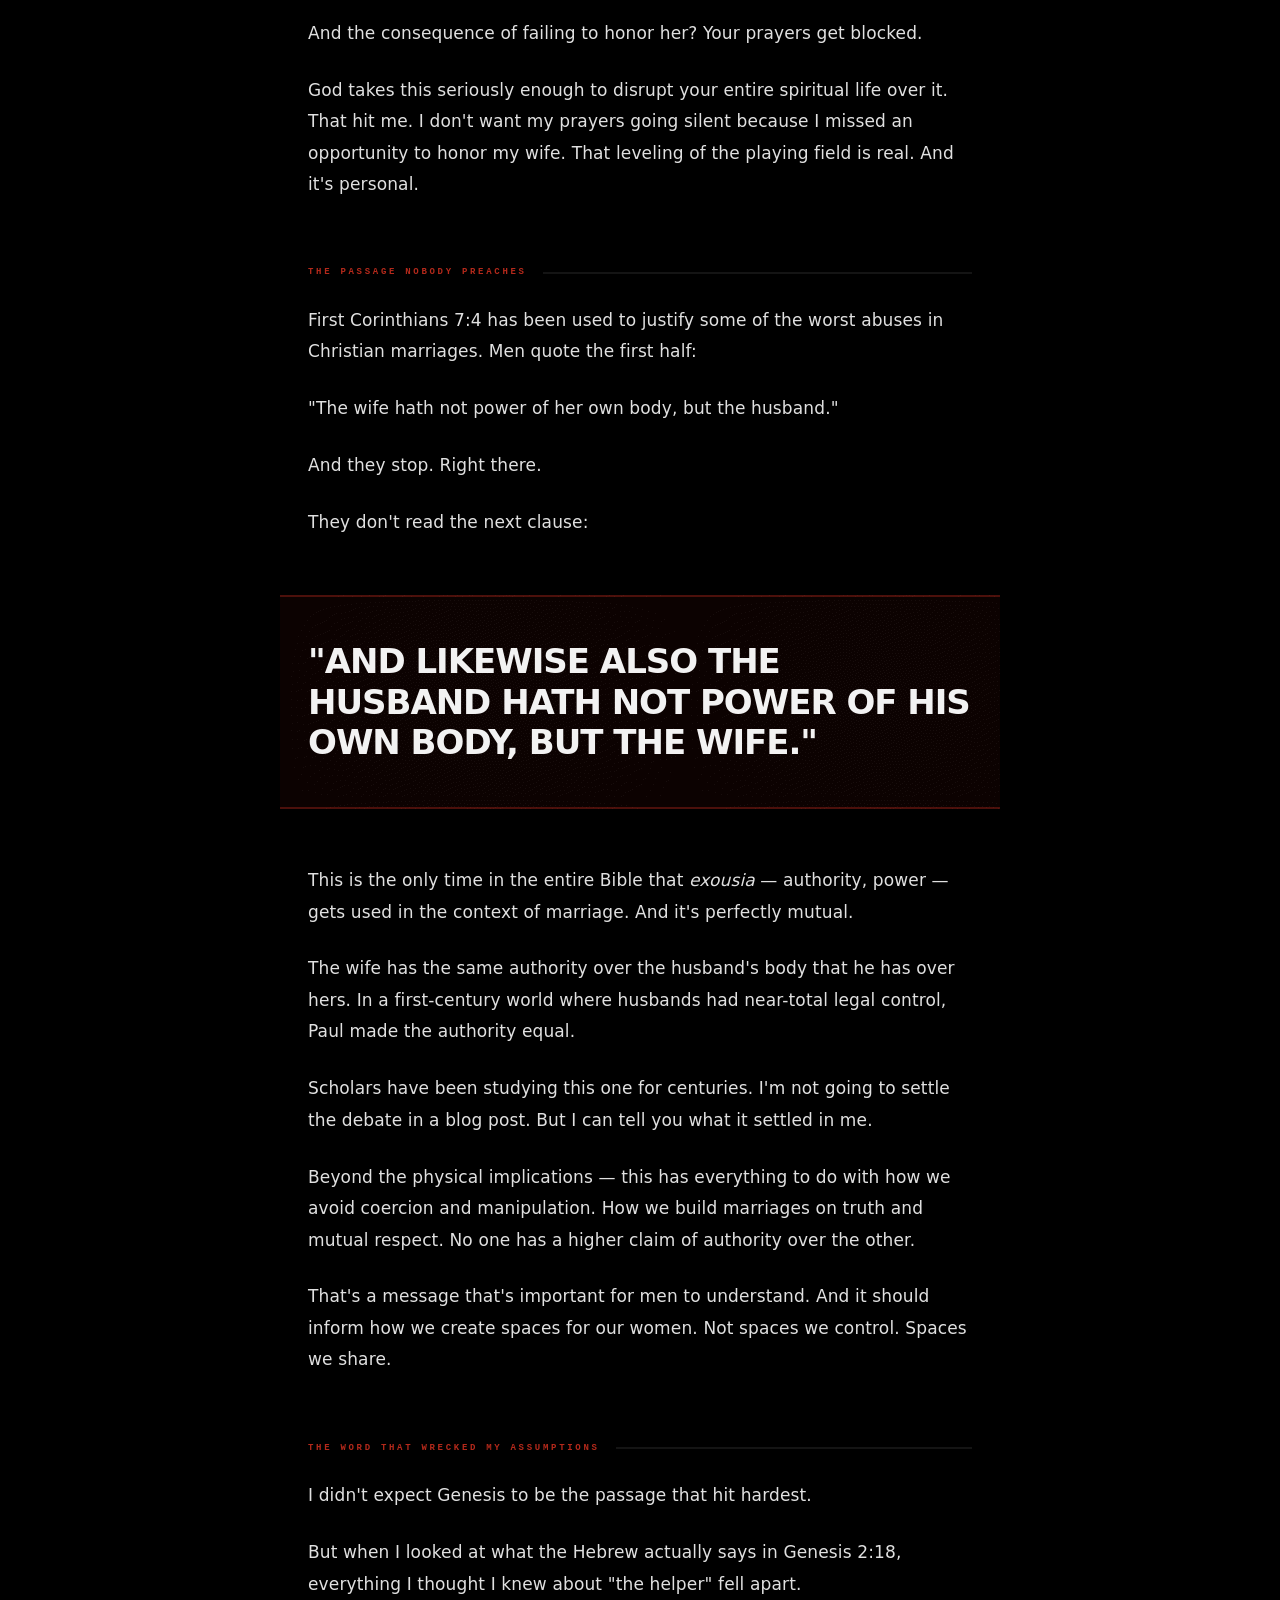
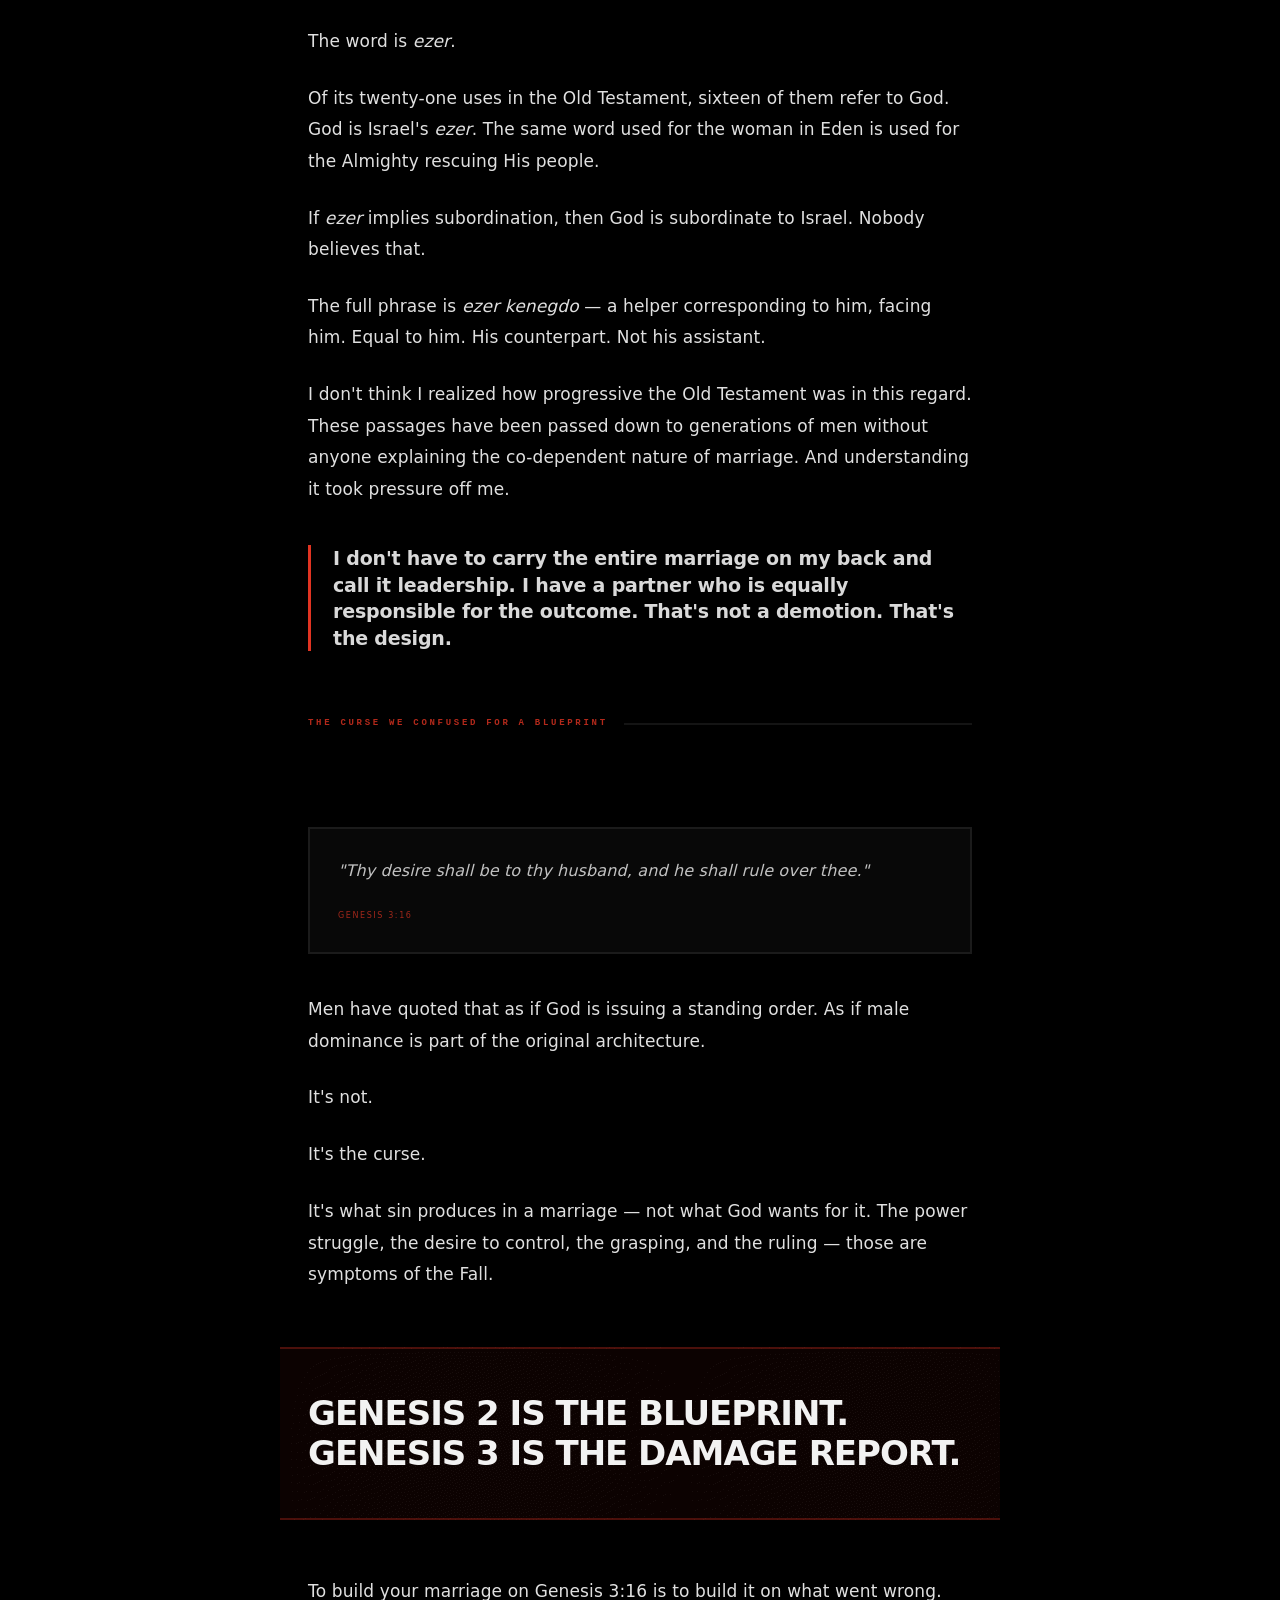
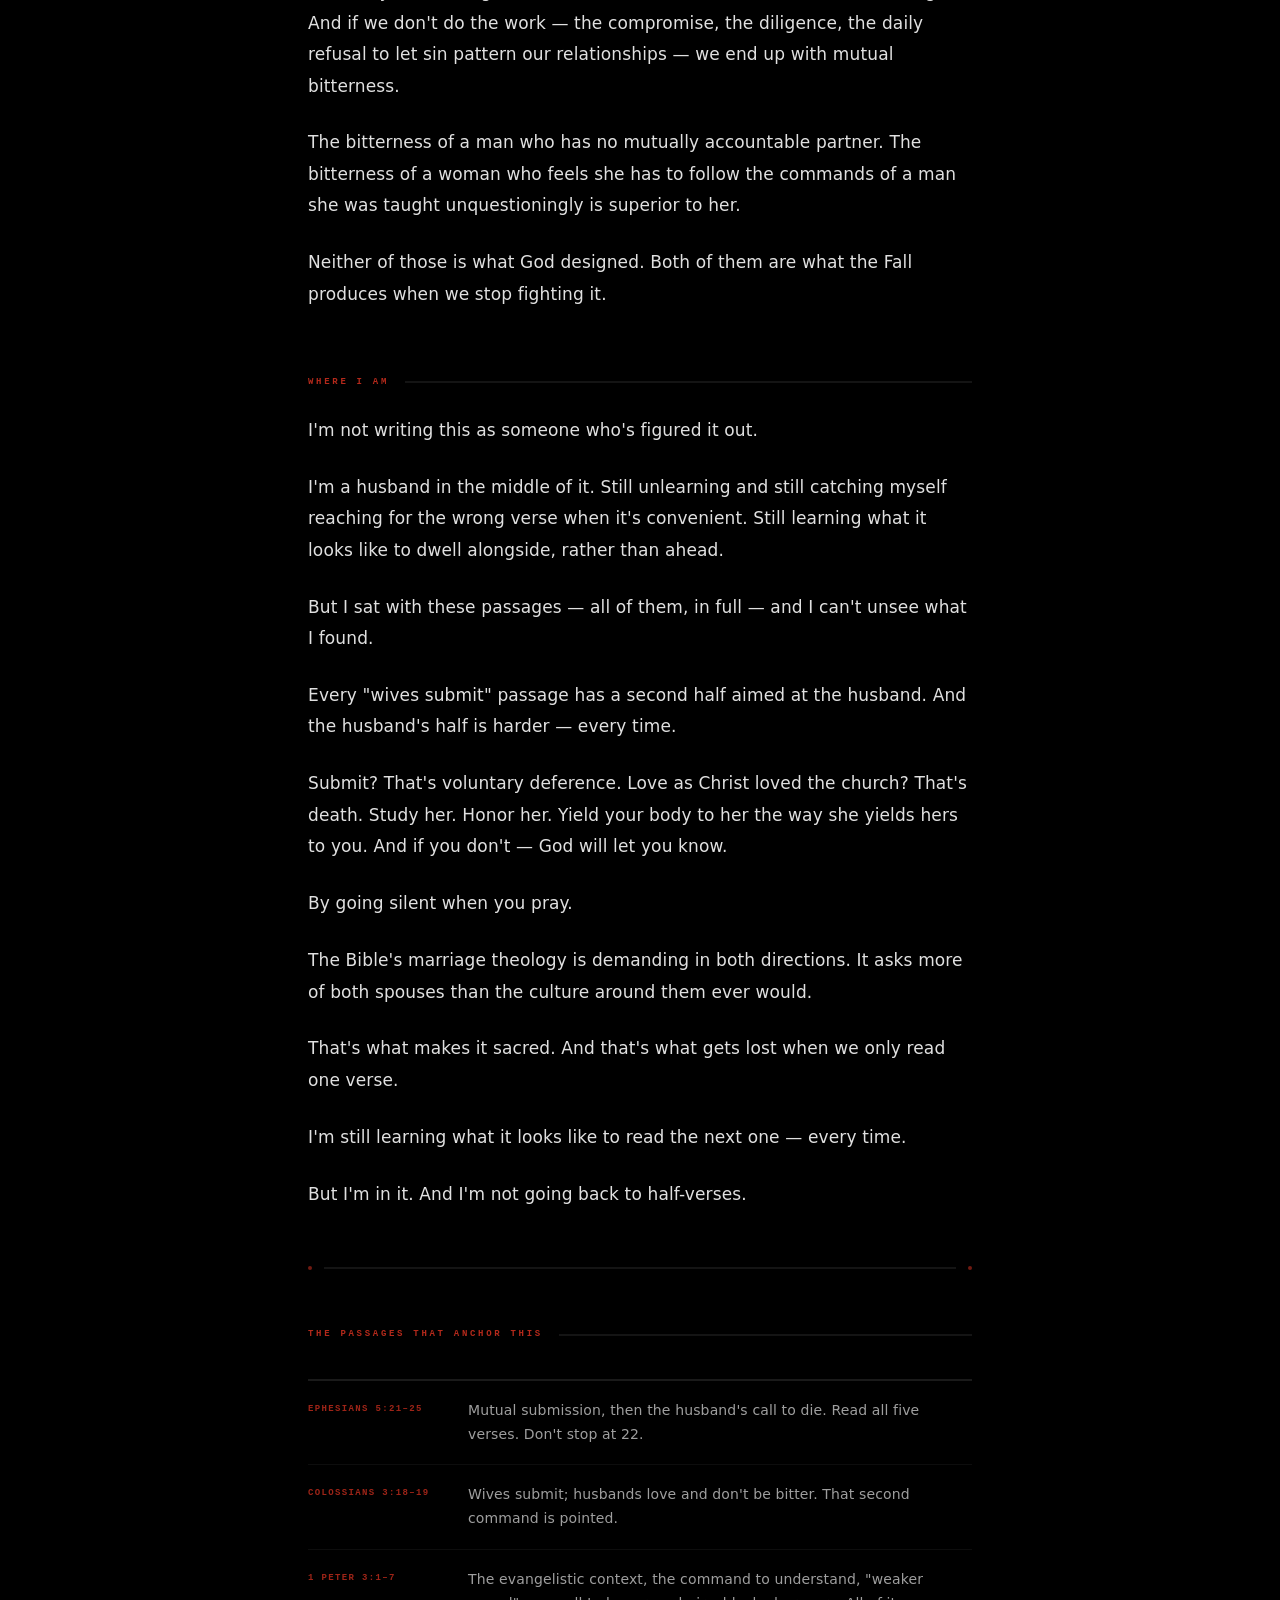
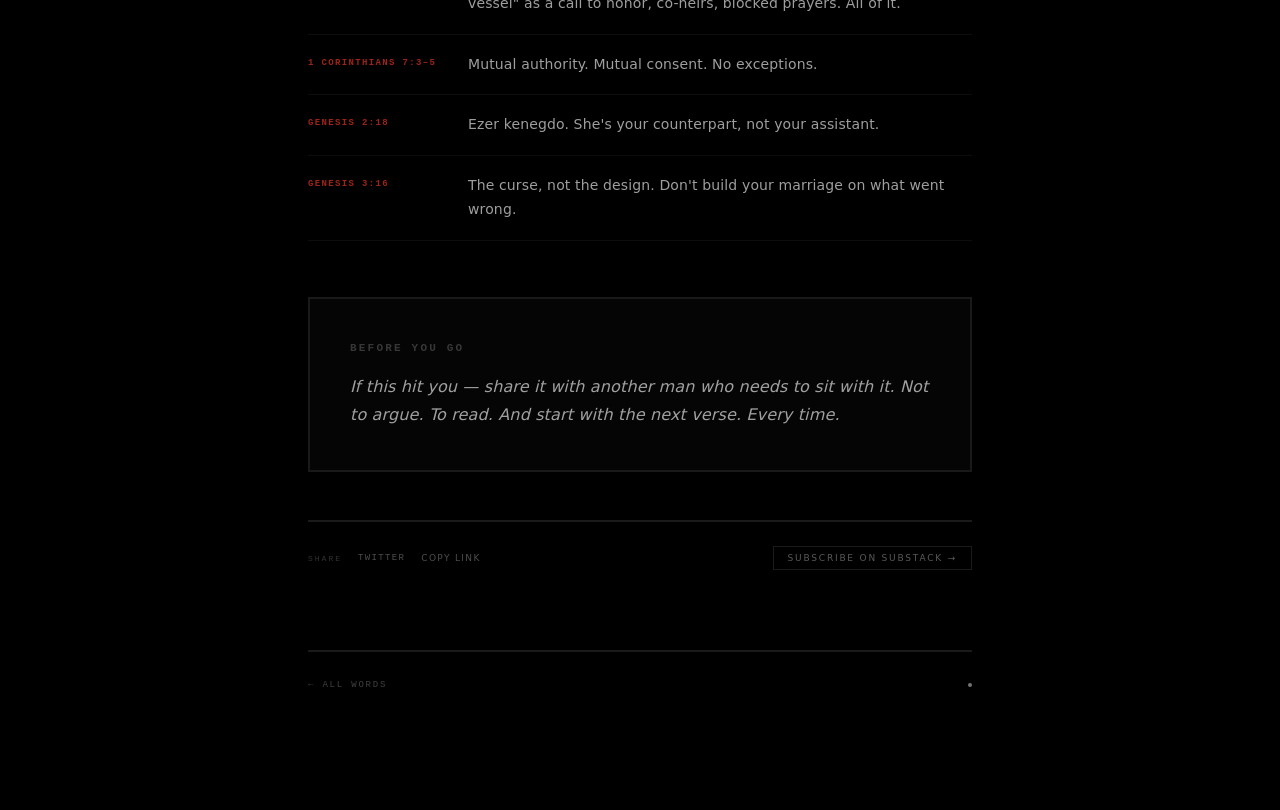
<file: words/next-verse/index.html>
<!DOCTYPE html>
<html lang="en">
<head>
<meta charset="UTF-8">
<meta name="viewport" content="width=device-width, initial-scale=1.0">
<title>Read the Next Verse. — DX</title>
<meta name="description" content="Every 'wives submit' passage has a second half. I spent most of my life ignoring it.">

<!-- Favicon -->
<link rel="icon" type="image/png" sizes="32x32" href="/img/favicon-32.png">
<link rel="apple-touch-icon" href="/img/apple-touch-icon.png">

<!-- Open Graph -->
<meta property="og:title" content="Read the Next Verse.">
<meta property="og:description" content="Every 'wives submit' passage has a second half. I spent most of my life ignoring it.">
<meta property="og:image" content="https://dxjakes.com/img/og-default.png">
<meta property="og:url" content="https://dxjakes.com/words/next-verse">
<meta property="og:type" content="article">
<meta property="og:site_name" content="DX">
<meta property="article:author" content="Dexter Jakes">
<meta property="article:published_time" content="2026-03-16">

<!-- Twitter Card -->
<meta name="twitter:card" content="summary_large_image">
<meta name="twitter:title" content="Read the Next Verse.">
<meta name="twitter:description" content="Every 'wives submit' passage has a second half. I spent most of my life ignoring it.">
<meta name="twitter:image" content="https://dxjakes.com/img/og-default.png">

<link rel="stylesheet" href="/css/global.css">
<link rel="stylesheet" href="/css/post.css">
<link rel="stylesheet" href="/css/print.css" media="print">
</head>
<body>

<a href="#article" class="skip-link">Skip to article</a>
<div class="accent-top" aria-hidden="true"></div>

<nav class="nav" aria-label="Site navigation">
  <a href="/" class="nav-logo" aria-label="Home"><img src="/img/logo-dithered.png" alt="" /></a>
  <a href="/words" class="nav-back"><span aria-hidden="true">&larr;</span> Words</a>
</nav>

<main class="wrapper" id="article">

  <header class="post-header">
    <div class="post-eyebrow">
      <span class="post-tag">Faith</span>
      <span class="post-date"><time datetime="2026-03-16">Mar 16, 2026</time></span>
      <span class="post-read">14 min read</span>
    </div>
    <h1 class="post-title">Read the Next Verse.</h1>
    <p class="post-deck">Every "wives submit" passage has a second half. I spent most of my life ignoring it.</p>
  </header>

  <div class="post-body">

    <p class="intro">There's a verse I heard more times than I can count growing up.</p>

    <p>In sermons. In marriage conferences. In the casual theology men do over dinner when they think they're being biblical.</p>

    <div class="scripture">
      <p>"Wives, submit yourselves unto your own husbands, as unto the Lord."</p>
      <cite>Ephesians 5:22</cite>
    </div>

    <p>Clean. Direct. Case closed.</p>

    <p>I heard it used the way a lot of men hear it used &mdash; as a lever. A way to get a wife to fall in line. A divine stamp on the husband's authority, handed down with the kind of confidence that doesn't invite questions.</p>

    <p>And for years, I didn't question it. Not because I thought deeply about it &mdash; but because I never needed to. The verse worked in my favor.</p>

    <p>Why interrogate a thing that works in your favor?</p>

    <p>Then I got married.</p>

    <div class="section-head">
      <h2>The Verse I Skipped</h2>
      <div class="section-head-line" aria-hidden="true"></div>
    </div>

    <p>Here's what nobody told me to do: read the next verse.</p>

    <p>Ephesians 5:25. Three verses later. Paul turns to the husbands and says something that should stop every man mid-sentence:</p>

    <div class="scripture">
      <p>"Husbands, love your wives, even as Christ also loved the church, and gave himself for it."</p>
      <cite>Ephesians 5:25</cite>
    </div>

    <p>The wife is asked to defer. The husband is asked to die.</p>

    <p>Not lead. Not manage. Not make the final call.</p>

    <p><em>Die.</em></p>

    <p>The model isn't a CEO. It's a crucifixion. Christ loved the church by bleeding out for it. That's the standard Paul sets for husbands. And somehow &mdash; in all the sermons I sat through &mdash; that part got treated like a footnote while verse 22 got treated like the headline.</p>

    <p>Nobody preached that part with the same energy. I wonder why.</p>

    <p>I always heard these scriptures used in a way that made the wife submit to the husband's authority. And it wasn't until my own marriage &mdash; the real, daily, unglamorous work of it &mdash; that I started learning what self-sacrifice actually looks like. That the best way to inspire submission isn't demanding it.</p>

    <div class="callout"><p>It's alignment with God's greater purpose for the relationship. You don't earn submission by asserting authority. You invite it by laying yourself down.</p></div>

    <div class="section-head">
      <h2>The Verb That Isn't There</h2>
      <div class="section-head-line" aria-hidden="true"></div>
    </div>

    <p>This is the part that rewired how I read the passage.</p>

    <p>In the oldest Greek manuscripts we have &mdash; Papyrus 46 from the third century, Codex Vaticanus from the fourth &mdash; the word "submit" doesn't actually appear in verse 22.</p>

    <p>It's not there.</p>

    <p>The verb has to be borrowed from verse 21:</p>

    <div class="scripture">
      <p>"Submitting yourselves one to another in the fear of God."</p>
      <cite>Ephesians 5:21</cite>
    </div>

    <p><em>One to another.</em> Not wives to husbands. All believers to each other.</p>

    <p>Paul structured the grammar so that the wife's posture flows directly out of the mutual submission he just commanded of the entire church. It's not a separate instruction. It's an application of the same principle.</p>

    <p>I'm not a Greek scholar. I just looked it up. And what I found changed everything.</p>

    <p>I used to think submission was conditional &mdash; that if the husband held up his end, she was obligated to hold up hers. I didn't realize the context was mutual submission. Both spouses. Submitting to each other. Out of reverence for Christ.</p>

    <div class="pull-quote">
      <p>Not a hierarchy with a Bible verse on top. A circle.</p>
    </div>

    <div class="section-head">
      <h2>Dwell Alongside, Not Ahead</h2>
      <div class="section-head-line" aria-hidden="true"></div>
    </div>

    <p>First Peter gets it even worse.</p>

    <p>People quote "wives, be in subjection to your own husbands" without ever mentioning that Peter is specifically talking to women married to unbelieving men. It's an evangelistic strategy &mdash; win him through your conduct, not a universal principle of wifely silence.</p>

    <p>That gets taught out of context so often that it's become its own tradition.</p>

    <p>But it's verse 7 that stopped me:</p>

    <div class="scripture">
      <p>"Likewise, ye husbands, dwell with them according to knowledge, giving honour unto the wife, as unto the weaker vessel, and as being heirs together of the grace of life; that your prayers be not hindered."</p>
      <cite>1 Peter 3:7</cite>
    </div>

    <p>Three things packed in there. Most men never hear any of them.</p>

    <p><strong>According to knowledge.</strong> The Greek is <em>kata gn&#333;sin</em>. It means: study her. Understand her. Dwell with her intelligently. Not ahead of her. Alongside her.</p>

    <p>Too often, men who think they're supposed to lead end up neglecting the wise counsel of their wives. They don't allocate the time to study and dwell alongside &mdash; they're too busy walking ahead, making calls she never got consulted on, and calling it leadership.</p>

    <p><strong>Weaker vessel.</strong> This is where it gets misread the worst. The word is comparative &mdash; "weaker," not "weak." In Peter's context, it's about social vulnerability, not inferiority. Women in the first century had almost no legal standing. Peter is saying: precisely because society has given her less power, you give her more honor.</p>

    <div class="callout"><p>Strength creates obligation. Not entitlement.</p></div>

    <p>And that acknowledgment of women's societal pressure &mdash; pressure that still exists &mdash; underscores how much we as men can learn from the struggles women face. Do not dismiss them. Learn from them.</p>

    <p><strong>Heirs together.</strong> Co-heirs of the grace of life. Full equals before God.</p>

    <p>And the consequence of failing to honor her? Your prayers get blocked.</p>

    <p>God takes this seriously enough to disrupt your entire spiritual life over it. That hit me. I don't want my prayers going silent because I missed an opportunity to honor my wife. That leveling of the playing field is real. And it's personal.</p>

    <div class="section-head">
      <h2>The Passage Nobody Preaches</h2>
      <div class="section-head-line" aria-hidden="true"></div>
    </div>

    <p>First Corinthians 7:4 has been used to justify some of the worst abuses in Christian marriages. Men quote the first half:</p>

    <p>"The wife hath not power of her own body, but the husband."</p>

    <p>And they stop. Right there.</p>

    <p>They don't read the next clause:</p>

    <div class="pull-quote">
      <p>"And likewise also the husband hath not power of his own body, but the wife."</p>
    </div>

    <p>This is the only time in the entire Bible that <em>exousia</em> &mdash; authority, power &mdash; gets used in the context of marriage. And it's perfectly mutual.</p>

    <p>The wife has the same authority over the husband's body that he has over hers. In a first-century world where husbands had near-total legal control, Paul made the authority equal.</p>

    <p>Scholars have been studying this one for centuries. I'm not going to settle the debate in a blog post. But I can tell you what it settled in me.</p>

    <p>Beyond the physical implications &mdash; this has everything to do with how we avoid coercion and manipulation. How we build marriages on truth and mutual respect. No one has a higher claim of authority over the other.</p>

    <p>That's a message that's important for men to understand. And it should inform how we create spaces for our women. Not spaces we control. Spaces we share.</p>

    <div class="section-head">
      <h2>The Word That Wrecked My Assumptions</h2>
      <div class="section-head-line" aria-hidden="true"></div>
    </div>

    <p>I didn't expect Genesis to be the passage that hit hardest.</p>

    <p>But when I looked at what the Hebrew actually says in Genesis 2:18, everything I thought I knew about "the helper" fell apart.</p>

    <p>The word is <em>ezer</em>.</p>

    <p>Of its twenty-one uses in the Old Testament, sixteen of them refer to God. God is Israel's <em>ezer</em>. The same word used for the woman in Eden is used for the Almighty rescuing His people.</p>

    <p>If <em>ezer</em> implies subordination, then God is subordinate to Israel. Nobody believes that.</p>

    <p>The full phrase is <em>ezer kenegdo</em> &mdash; a helper corresponding to him, facing him. Equal to him. His counterpart. Not his assistant.</p>

    <p>I don't think I realized how progressive the Old Testament was in this regard. These passages have been passed down to generations of men without anyone explaining the co-dependent nature of marriage. And understanding it took pressure off me.</p>

    <div class="callout"><p>I don't have to carry the entire marriage on my back and call it leadership. I have a partner who is equally responsible for the outcome. That's not a demotion. That's the design.</p></div>

    <div class="section-head">
      <h2>The Curse We Confused for a Blueprint</h2>
      <div class="section-head-line" aria-hidden="true"></div>
    </div>

    <p>This is the one that should end the argument.</p>

    <div class="scripture">
      <p>"Thy desire shall be to thy husband, and he shall rule over thee."</p>
      <cite>Genesis 3:16</cite>
    </div>

    <p>Men have quoted that as if God is issuing a standing order. As if male dominance is part of the original architecture.</p>

    <p>It's not.</p>

    <p>It's the curse.</p>

    <p>It's what sin produces in a marriage &mdash; not what God wants for it. The power struggle, the desire to control, the grasping, and the ruling &mdash; those are symptoms of the Fall.</p>

    <div class="pull-quote">
      <p>Genesis 2 is the blueprint. Genesis 3 is the damage report.</p>
    </div>

    <p>To build your marriage on Genesis 3:16 is to build it on what went wrong. And if we don't do the work &mdash; the compromise, the diligence, the daily refusal to let sin pattern our relationships &mdash; we end up with mutual bitterness.</p>

    <p>The bitterness of a man who has no mutually accountable partner. The bitterness of a woman who feels she has to follow the commands of a man she was taught unquestioningly is superior to her.</p>

    <p>Neither of those is what God designed. Both of them are what the Fall produces when we stop fighting it.</p>

    <div class="section-head">
      <h2>Where I Am</h2>
      <div class="section-head-line" aria-hidden="true"></div>
    </div>

    <p>I'm not writing this as someone who's figured it out.</p>

    <p>I'm a husband in the middle of it. Still unlearning and still catching myself reaching for the wrong verse when it's convenient. Still learning what it looks like to dwell alongside, rather than ahead.</p>

    <p>But I sat with these passages &mdash; all of them, in full &mdash; and I can't unsee what I found.</p>

    <p>Every "wives submit" passage has a second half aimed at the husband. And the husband's half is harder &mdash; every time.</p>

    <p>Submit? That's voluntary deference. Love as Christ loved the church? That's death. Study her. Honor her. Yield your body to her the way she yields hers to you. And if you don't &mdash; God will let you know.</p>

    <p>By going silent when you pray.</p>

    <p>The Bible's marriage theology is demanding in both directions. It asks more of both spouses than the culture around them ever would.</p>

    <p>That's what makes it sacred. And that's what gets lost when we only read one verse.</p>

    <p>I'm still learning what it looks like to read the next one &mdash; every time.</p>

    <p>But I'm in it. And I'm not going back to half-verses.</p>

    <div class="hr" role="separator" aria-hidden="true">
      <div class="hr-dot"></div>
      <div class="hr-line"></div>
      <div class="hr-dot"></div>
    </div>

    <div class="section-head" style="margin-top:0">
      <h2>The Passages That Anchor This</h2>
      <div class="section-head-line" aria-hidden="true"></div>
    </div>

    <div class="scripture-list">
      <div class="scripture-item">
        <span class="scripture-ref">Ephesians 5:21&ndash;25</span>
        <span class="scripture-note">Mutual submission, then the husband's call to die. Read all five verses. Don't stop at 22.</span>
      </div>
      <div class="scripture-item">
        <span class="scripture-ref">Colossians 3:18&ndash;19</span>
        <span class="scripture-note">Wives submit; husbands love and don't be bitter. That second command is pointed.</span>
      </div>
      <div class="scripture-item">
        <span class="scripture-ref">1 Peter 3:1&ndash;7</span>
        <span class="scripture-note">The evangelistic context, the command to understand, "weaker vessel" as a call to honor, co-heirs, blocked prayers. All of it.</span>
      </div>
      <div class="scripture-item">
        <span class="scripture-ref">1 Corinthians 7:3&ndash;5</span>
        <span class="scripture-note">Mutual authority. Mutual consent. No exceptions.</span>
      </div>
      <div class="scripture-item">
        <span class="scripture-ref">Genesis 2:18</span>
        <span class="scripture-note">Ezer kenegdo. She's your counterpart, not your assistant.</span>
      </div>
      <div class="scripture-item">
        <span class="scripture-ref">Genesis 3:16</span>
        <span class="scripture-note">The curse, not the design. Don't build your marriage on what went wrong.</span>
      </div>
    </div>

    <div class="closing">
      <strong>Before you go</strong>
      If this hit you &mdash; share it with another man who needs to sit with it. Not to argue. To read. And start with the next verse. Every time.
    </div>

  </div>

  <!-- Share Bar -->
  <div class="share-bar" aria-label="Share this essay">
    <span class="share-label" aria-hidden="true">Share</span>
    <a href="https://twitter.com/intent/tweet?url=https://dxjakes.com/words/next-verse&text=Read%20the%20Next%20Verse.%20%E2%80%94%20DX" target="_blank" rel="noopener" class="share-link" aria-label="Share on Twitter (opens in new tab)">Twitter</a>
    <button type="button" class="share-link copy-btn" onclick="navigator.clipboard.writeText('https://dxjakes.com/words/next-verse');this.textContent='Copied';setTimeout(()=>this.textContent='Copy link',2000);" aria-label="Copy link to clipboard">Copy link</button>
    <a href="https://substack.com/@imjustdex" target="_blank" rel="noopener" class="subscribe-link" style="margin-left:auto;" aria-label="Subscribe on Substack (opens in new tab)">Subscribe on Substack <span aria-hidden="true">&rarr;</span></a>
  </div>

  <footer class="post-footer">
    <a href="/words" class="back-link"><span aria-hidden="true">&larr;</span> All Words</a>
    <div class="pulse-dot" aria-hidden="true"></div>
  </footer>

</main>

<script src="/js/progress.js"></script>
<script src="/js/essay.js"></script>
</body>
</html>
</file>
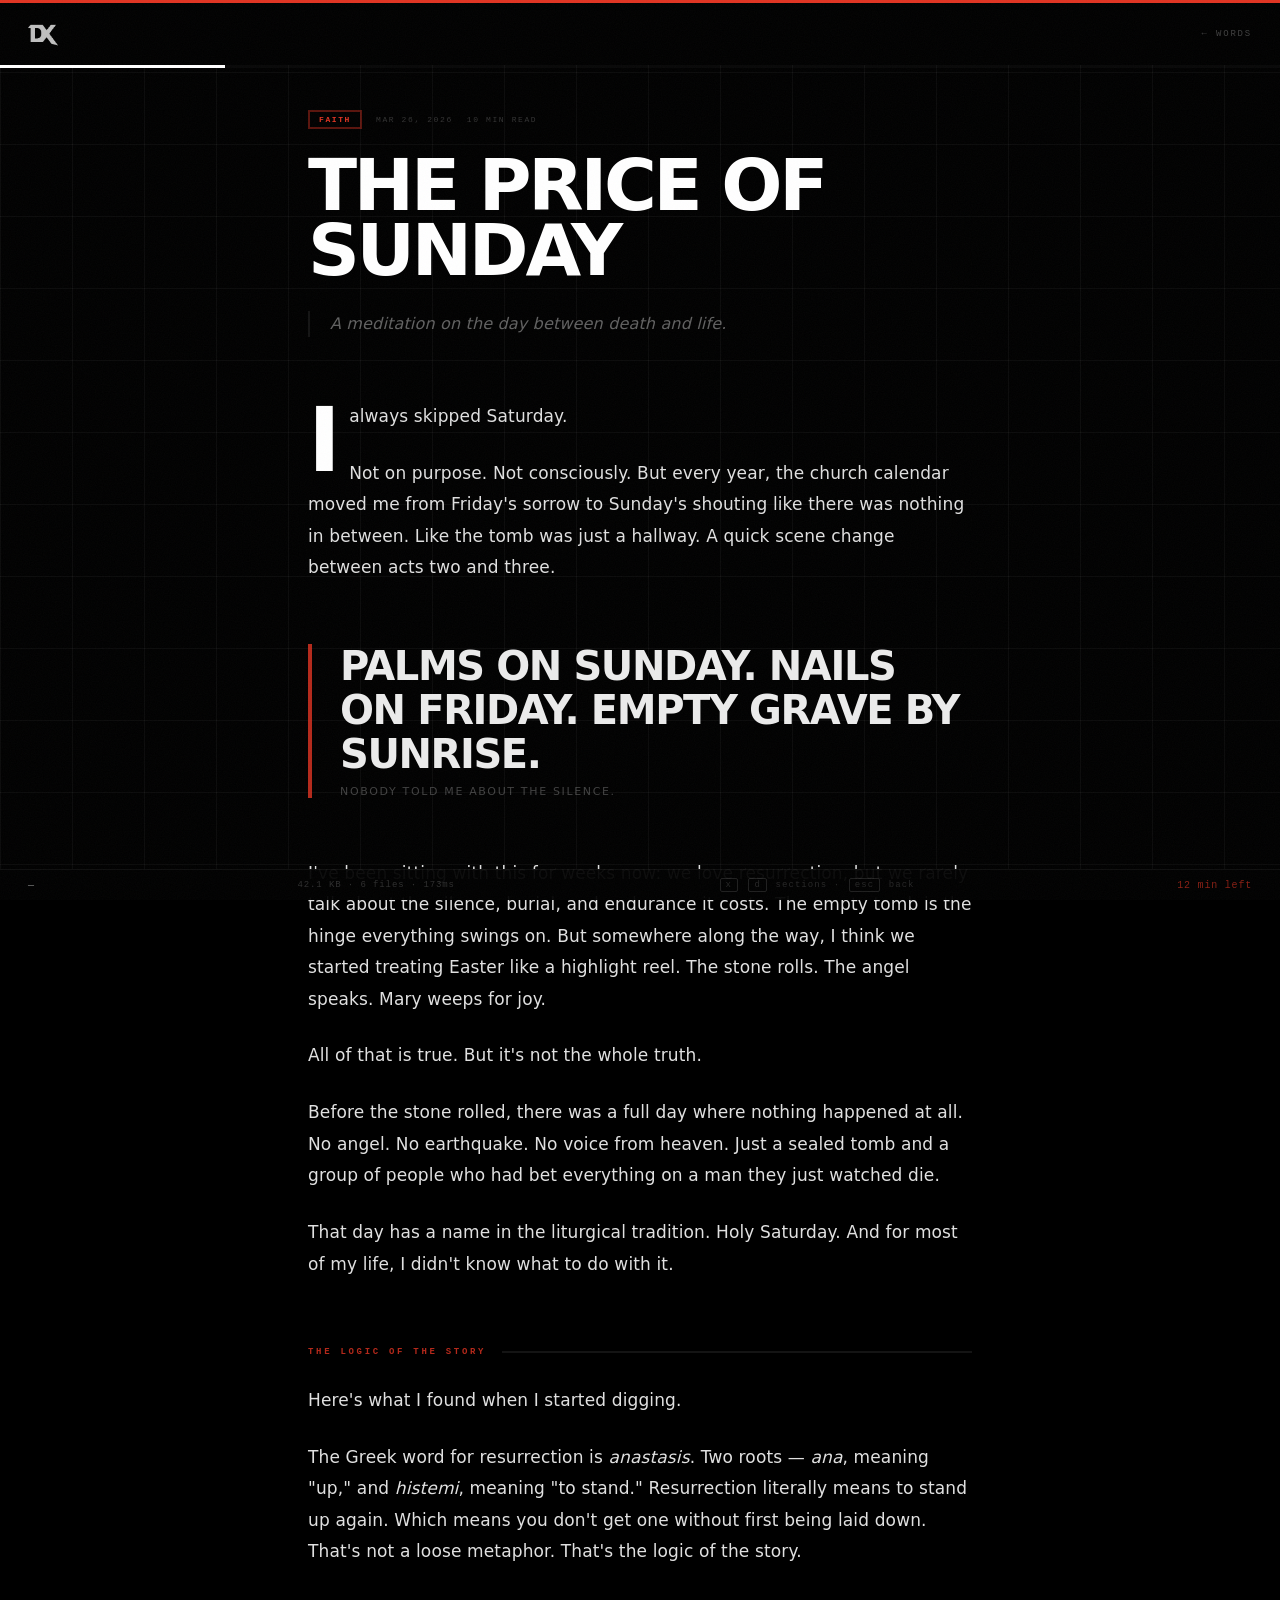
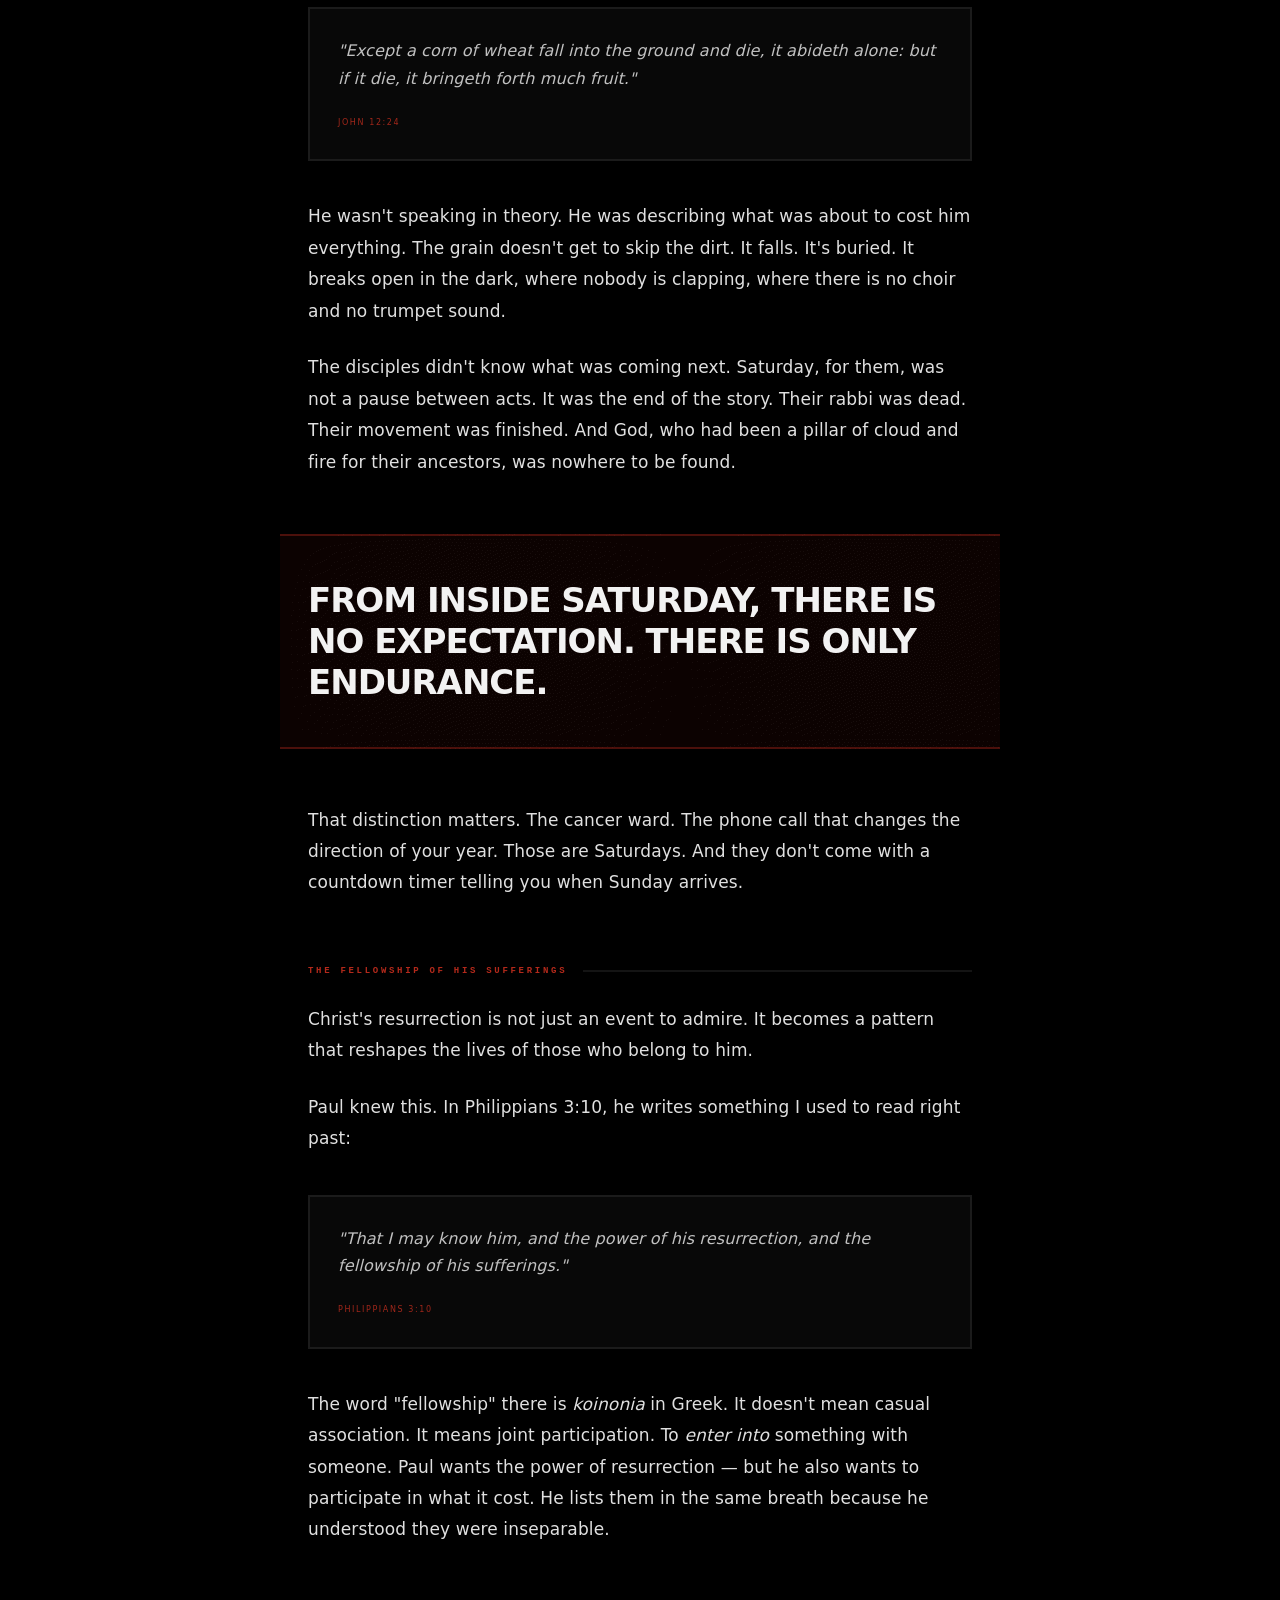
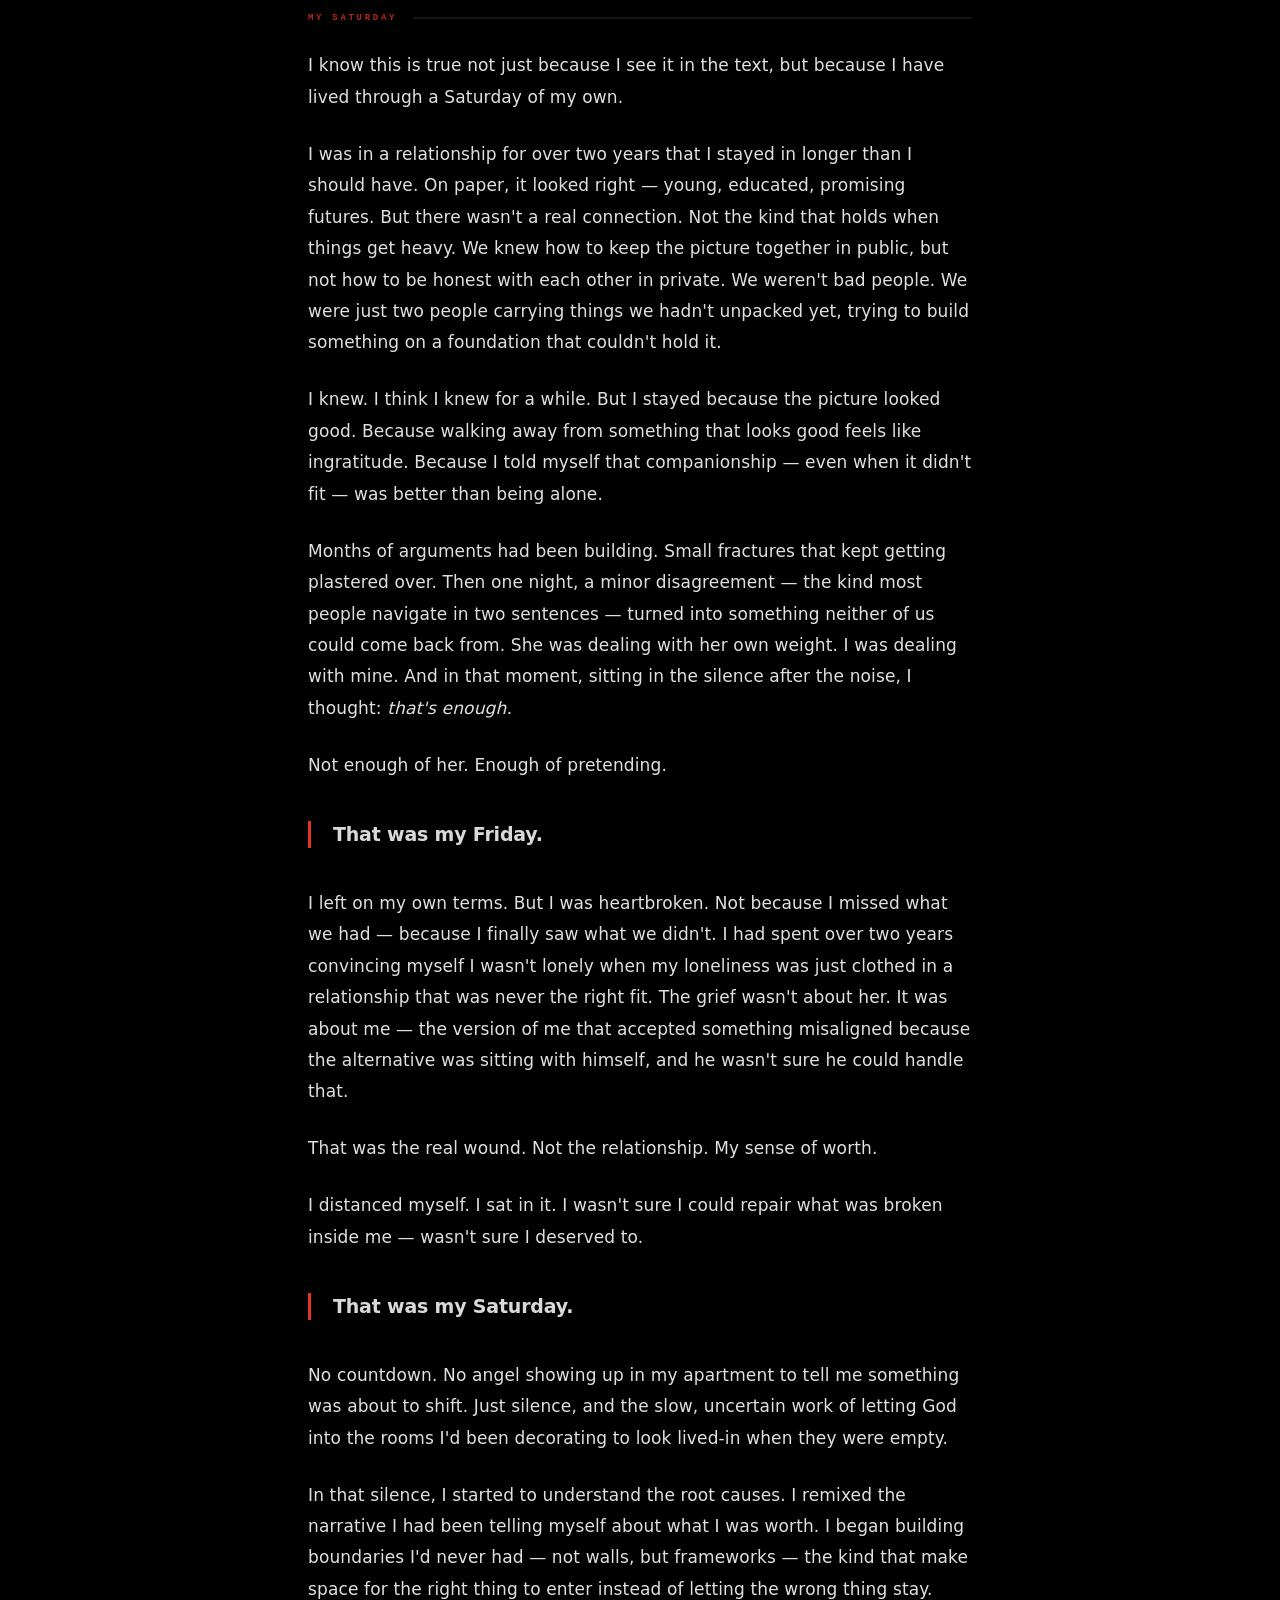
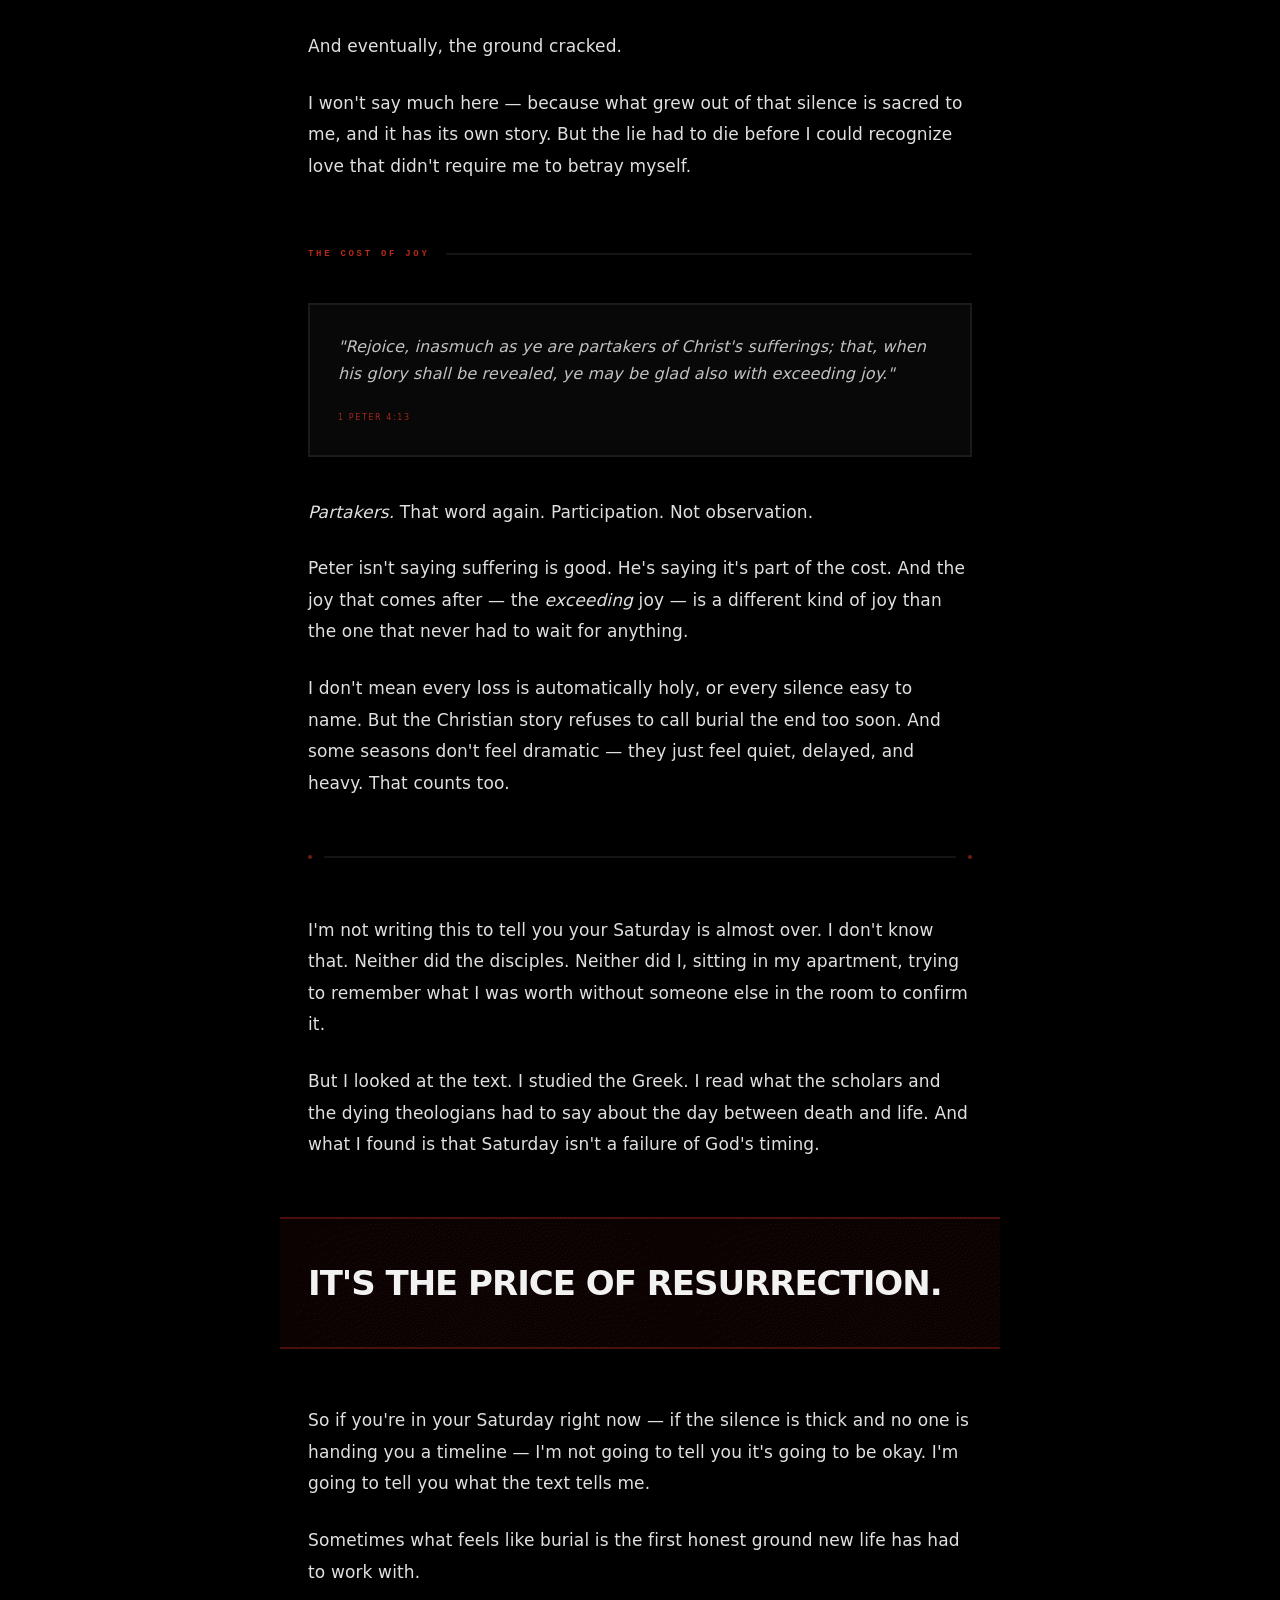
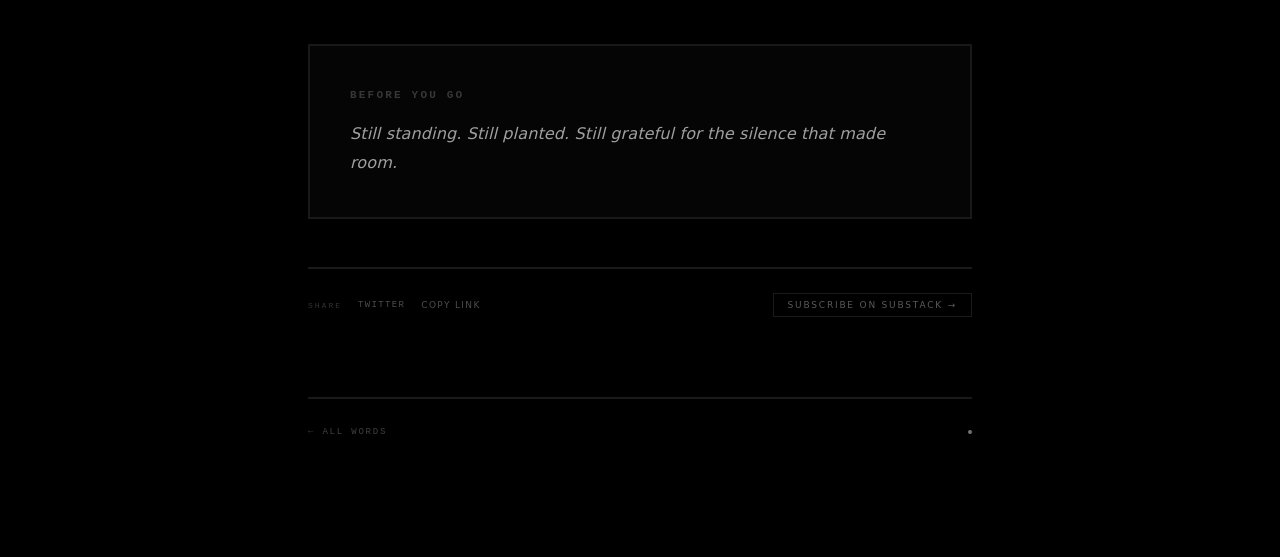
<file: words/price-of-sunday/index.html>
<!DOCTYPE html>
<html lang="en">
<head>
<meta charset="UTF-8">
<meta name="viewport" content="width=device-width, initial-scale=1.0">
<title>The Price of Sunday — DX</title>
<meta name="description" content="A meditation on the day between death and life.">

<!-- Favicon -->
<link rel="icon" type="image/png" sizes="32x32" href="/img/favicon-32.png">
<link rel="apple-touch-icon" href="/img/apple-touch-icon.png">

<!-- Open Graph -->
<meta property="og:title" content="The Price of Sunday">
<meta property="og:description" content="A meditation on the day between death and life.">
<meta property="og:image" content="https://dxjakes.com/img/og-default.png">
<meta property="og:url" content="https://dxjakes.com/words/price-of-sunday">
<meta property="og:type" content="article">
<meta property="og:site_name" content="DX">
<meta property="article:author" content="Dexter Jakes">
<meta property="article:published_time" content="2026-03-26">

<!-- Twitter Card -->
<meta name="twitter:card" content="summary_large_image">
<meta name="twitter:title" content="The Price of Sunday">
<meta name="twitter:description" content="A meditation on the day between death and life.">
<meta name="twitter:image" content="https://dxjakes.com/img/og-default.png">

<link rel="stylesheet" href="/css/global.css">
<link rel="stylesheet" href="/css/post.css">
<link rel="stylesheet" href="/css/print.css" media="print">
</head>
<body>

<a href="#article" class="skip-link">Skip to article</a>
<div class="accent-top" aria-hidden="true"></div>

<nav class="nav" aria-label="Site navigation">
  <a href="/" class="nav-logo" aria-label="Home"><img src="/img/logo-dithered.png" alt="" /></a>
  <a href="/words" class="nav-back"><span aria-hidden="true">&larr;</span> Words</a>
</nav>

<main class="wrapper" id="article">

  <header class="post-header">
    <div class="post-eyebrow">
      <span class="post-tag">Faith</span>
      <span class="post-date"><time datetime="2026-03-26">Mar 26, 2026</time></span>
      <span class="post-read">10 min read</span>
    </div>
    <h1 class="post-title">The Price of Sunday</h1>
    <p class="post-deck">A meditation on the day between death and life.</p>
  </header>

  <div class="post-body">

    <p class="intro">I always skipped Saturday.</p>

    <p>Not on purpose. Not consciously. But every year, the church calendar moved me from Friday's sorrow to Sunday's shouting like there was nothing in between. Like the tomb was just a hallway. A quick scene change between acts two and three.</p>

    <div class="stat-block">
      <div class="stat-block-bar"></div>
      <div class="stat-block-text">
        Palms on Sunday. Nails on Friday. Empty grave by sunrise.
        <span>Nobody told me about the silence.</span>
      </div>
    </div>

    <p>I've been sitting with this for weeks now: we love resurrection, but we rarely talk about the silence, burial, and endurance it costs. The empty tomb is the hinge everything swings on. But somewhere along the way, I think we started treating Easter like a highlight reel. The stone rolls. The angel speaks. Mary weeps for joy.</p>

    <p>All of that is true. But it's not the whole truth.</p>

    <p>Before the stone rolled, there was a full day where nothing happened at all. No angel. No earthquake. No voice from heaven. Just a sealed tomb and a group of people who had bet everything on a man they just watched die.</p>

    <p>That day has a name in the liturgical tradition. Holy Saturday. And for most of my life, I didn't know what to do with it.</p>

    <div class="section-head">
      <h2>The Logic of the Story</h2>
      <div class="section-head-line" aria-hidden="true"></div>
    </div>

    <p>Here's what I found when I started digging.</p>

    <p>The Greek word for resurrection is <em>anastasis</em>. Two roots &mdash; <em>ana</em>, meaning "up," and <em>histemi</em>, meaning "to stand." Resurrection literally means to stand up again. Which means you don't get one without first being laid down. That's not a loose metaphor. That's the logic of the story.</p>

    <div class="scripture">
      <p>"Except a corn of wheat fall into the ground and die, it abideth alone: but if it die, it bringeth forth much fruit."</p>
      <cite>John 12:24</cite>
    </div>

    <p>He wasn't speaking in theory. He was describing what was about to cost him everything. The grain doesn't get to skip the dirt. It falls. It's buried. It breaks open in the dark, where nobody is clapping, where there is no choir and no trumpet sound.</p>

    <p>The disciples didn't know what was coming next. Saturday, for them, was not a pause between acts. It was the end of the story. Their rabbi was dead. Their movement was finished. And God, who had been a pillar of cloud and fire for their ancestors, was nowhere to be found.</p>

    <div class="pull-quote">
      <p>From inside Saturday, there is no expectation. There is only endurance.</p>
    </div>

    <p>That distinction matters. The cancer ward. The phone call that changes the direction of your year. Those are Saturdays. And they don't come with a countdown timer telling you when Sunday arrives.</p>

    <div class="section-head">
      <h2>The Fellowship of His Sufferings</h2>
      <div class="section-head-line" aria-hidden="true"></div>
    </div>

    <p>Christ's resurrection is not just an event to admire. It becomes a pattern that reshapes the lives of those who belong to him.</p>

    <p>Paul knew this. In Philippians 3:10, he writes something I used to read right past:</p>

    <div class="scripture">
      <p>"That I may know him, and the power of his resurrection, and the fellowship of his sufferings."</p>
      <cite>Philippians 3:10</cite>
    </div>

    <p>The word "fellowship" there is <em>koinonia</em> in Greek. It doesn't mean casual association. It means joint participation. To <em>enter into</em> something with someone. Paul wants the power of resurrection &mdash; but he also wants to participate in what it cost. He lists them in the same breath because he understood they were inseparable.</p>

    <div class="section-head">
      <h2>My Saturday</h2>
      <div class="section-head-line" aria-hidden="true"></div>
    </div>

    <p>I know this is true not just because I see it in the text, but because I have lived through a Saturday of my own.</p>

    <p>I was in a relationship for over two years that I stayed in longer than I should have. On paper, it looked right &mdash; young, educated, promising futures. But there wasn't a real connection. Not the kind that holds when things get heavy. We knew how to keep the picture together in public, but not how to be honest with each other in private. We weren't bad people. We were just two people carrying things we hadn't unpacked yet, trying to build something on a foundation that couldn't hold it.</p>

    <p>I knew. I think I knew for a while. But I stayed because the picture looked good. Because walking away from something that looks good feels like ingratitude. Because I told myself that companionship &mdash; even when it didn't fit &mdash; was better than being alone.</p>

    <p>Months of arguments had been building. Small fractures that kept getting plastered over. Then one night, a minor disagreement &mdash; the kind most people navigate in two sentences &mdash; turned into something neither of us could come back from. She was dealing with her own weight. I was dealing with mine. And in that moment, sitting in the silence after the noise, I thought: <em>that's enough.</em></p>

    <p>Not enough of her. Enough of pretending.</p>

    <div class="callout"><p>That was my Friday.</p></div>

    <p>I left on my own terms. But I was heartbroken. Not because I missed what we had &mdash; because I finally saw what we didn't. I had spent over two years convincing myself I wasn't lonely when my loneliness was just clothed in a relationship that was never the right fit. The grief wasn't about her. It was about me &mdash; the version of me that accepted something misaligned because the alternative was sitting with himself, and he wasn't sure he could handle that.</p>

    <p>That was the real wound. Not the relationship. My sense of worth.</p>

    <p>I distanced myself. I sat in it. I wasn't sure I could repair what was broken inside me &mdash; wasn't sure I deserved to.</p>

    <div class="callout"><p>That was my Saturday.</p></div>

    <p>No countdown. No angel showing up in my apartment to tell me something was about to shift. Just silence, and the slow, uncertain work of letting God into the rooms I'd been decorating to look lived-in when they were empty.</p>

    <p>In that silence, I started to understand the root causes. I remixed the narrative I had been telling myself about what I was worth. I began building boundaries I'd never had &mdash; not walls, but frameworks &mdash; the kind that make space for the right thing to enter instead of letting the wrong thing stay.</p>

    <p>And eventually, the ground cracked.</p>

    <p>I won't say much here &mdash; because what grew out of that silence is sacred to me, and it has its own story. But the lie had to die before I could recognize love that didn't require me to betray myself.</p>

    <div class="section-head">
      <h2>The Cost of Joy</h2>
      <div class="section-head-line" aria-hidden="true"></div>
    </div>

    <div class="scripture">
      <p>"Rejoice, inasmuch as ye are partakers of Christ's sufferings; that, when his glory shall be revealed, ye may be glad also with exceeding joy."</p>
      <cite>1 Peter 4:13</cite>
    </div>

    <p><em>Partakers.</em> That word again. Participation. Not observation.</p>

    <p>Peter isn't saying suffering is good. He's saying it's part of the cost. And the joy that comes after &mdash; the <em>exceeding</em> joy &mdash; is a different kind of joy than the one that never had to wait for anything.</p>

    <p>I don't mean every loss is automatically holy, or every silence easy to name. But the Christian story refuses to call burial the end too soon. And some seasons don't feel dramatic &mdash; they just feel quiet, delayed, and heavy. That counts too.</p>

    <div class="hr" role="separator" aria-hidden="true">
      <div class="hr-dot"></div>
      <div class="hr-line"></div>
      <div class="hr-dot"></div>
    </div>

    <p>I'm not writing this to tell you your Saturday is almost over. I don't know that. Neither did the disciples. Neither did I, sitting in my apartment, trying to remember what I was worth without someone else in the room to confirm it.</p>

    <p>But I looked at the text. I studied the Greek. I read what the scholars and the dying theologians had to say about the day between death and life. And what I found is that Saturday isn't a failure of God's timing.</p>

    <div class="pull-quote">
      <p>It's the price of resurrection.</p>
    </div>

    <p>So if you're in your Saturday right now &mdash; if the silence is thick and no one is handing you a timeline &mdash; I'm not going to tell you it's going to be okay. I'm going to tell you what the text tells me.</p>

    <p>Sometimes what feels like burial is the first honest ground new life has had to work with.</p>

    <div class="closing">
      <strong>Before you go</strong>
      Still standing. Still planted. Still grateful for the silence that made room.
    </div>

  </div>

  <!-- Share Bar -->
  <div class="share-bar" aria-label="Share this essay">
    <span class="share-label" aria-hidden="true">Share</span>
    <a href="https://twitter.com/intent/tweet?url=https://dxjakes.com/words/price-of-sunday&text=The%20Price%20of%20Sunday%20%E2%80%94%20DX" target="_blank" rel="noopener" class="share-link" aria-label="Share on Twitter (opens in new tab)">Twitter</a>
    <button type="button" class="share-link copy-btn" onclick="navigator.clipboard.writeText('https://dxjakes.com/words/price-of-sunday');this.textContent='Copied';setTimeout(()=>this.textContent='Copy link',2000);" aria-label="Copy link to clipboard">Copy link</button>
    <a href="https://substack.com/@imjustdex" target="_blank" rel="noopener" class="subscribe-link" style="margin-left:auto;" aria-label="Subscribe on Substack (opens in new tab)">Subscribe on Substack <span aria-hidden="true">&rarr;</span></a>
  </div>

  <footer class="post-footer">
    <a href="/words" class="back-link"><span aria-hidden="true">&larr;</span> All Words</a>
    <div class="pulse-dot" aria-hidden="true"></div>
  </footer>

</main>

<script src="/js/progress.js"></script>
<script src="/js/essay.js"></script>
</body>
</html>
</file>
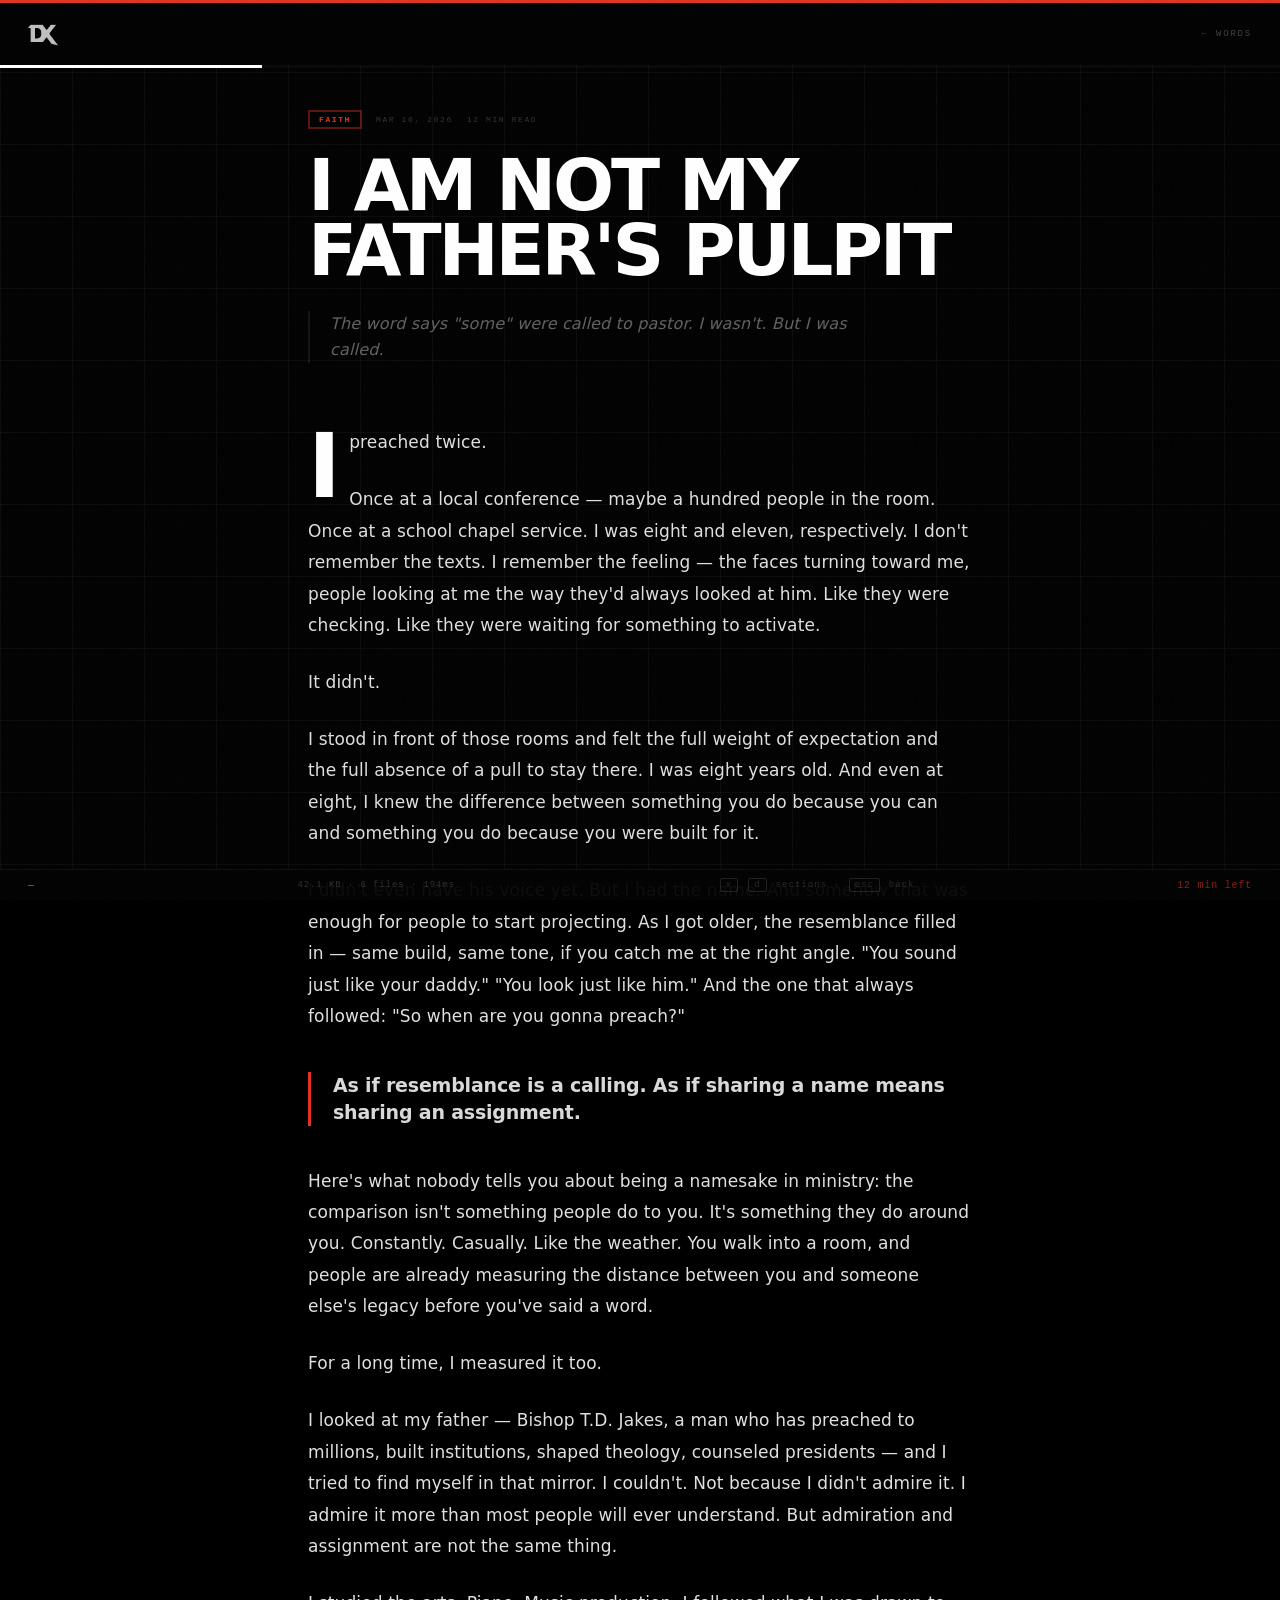
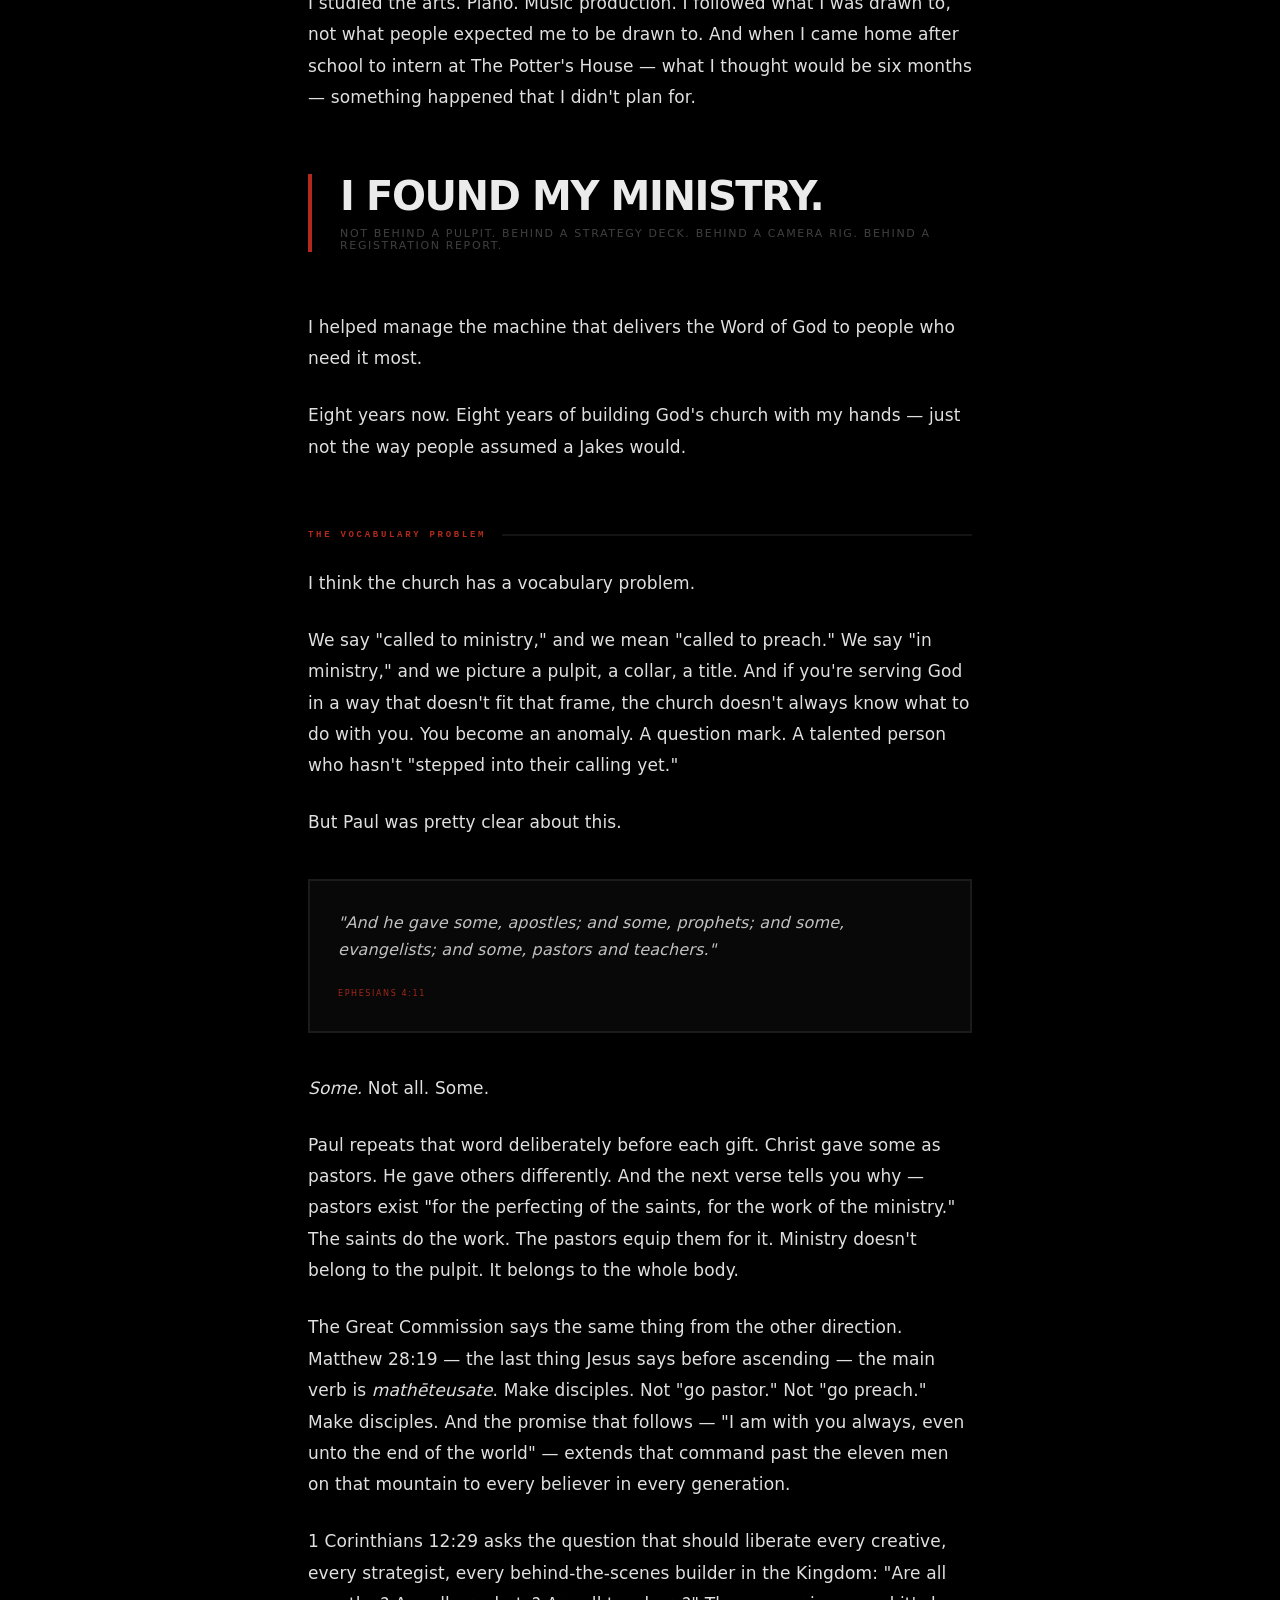
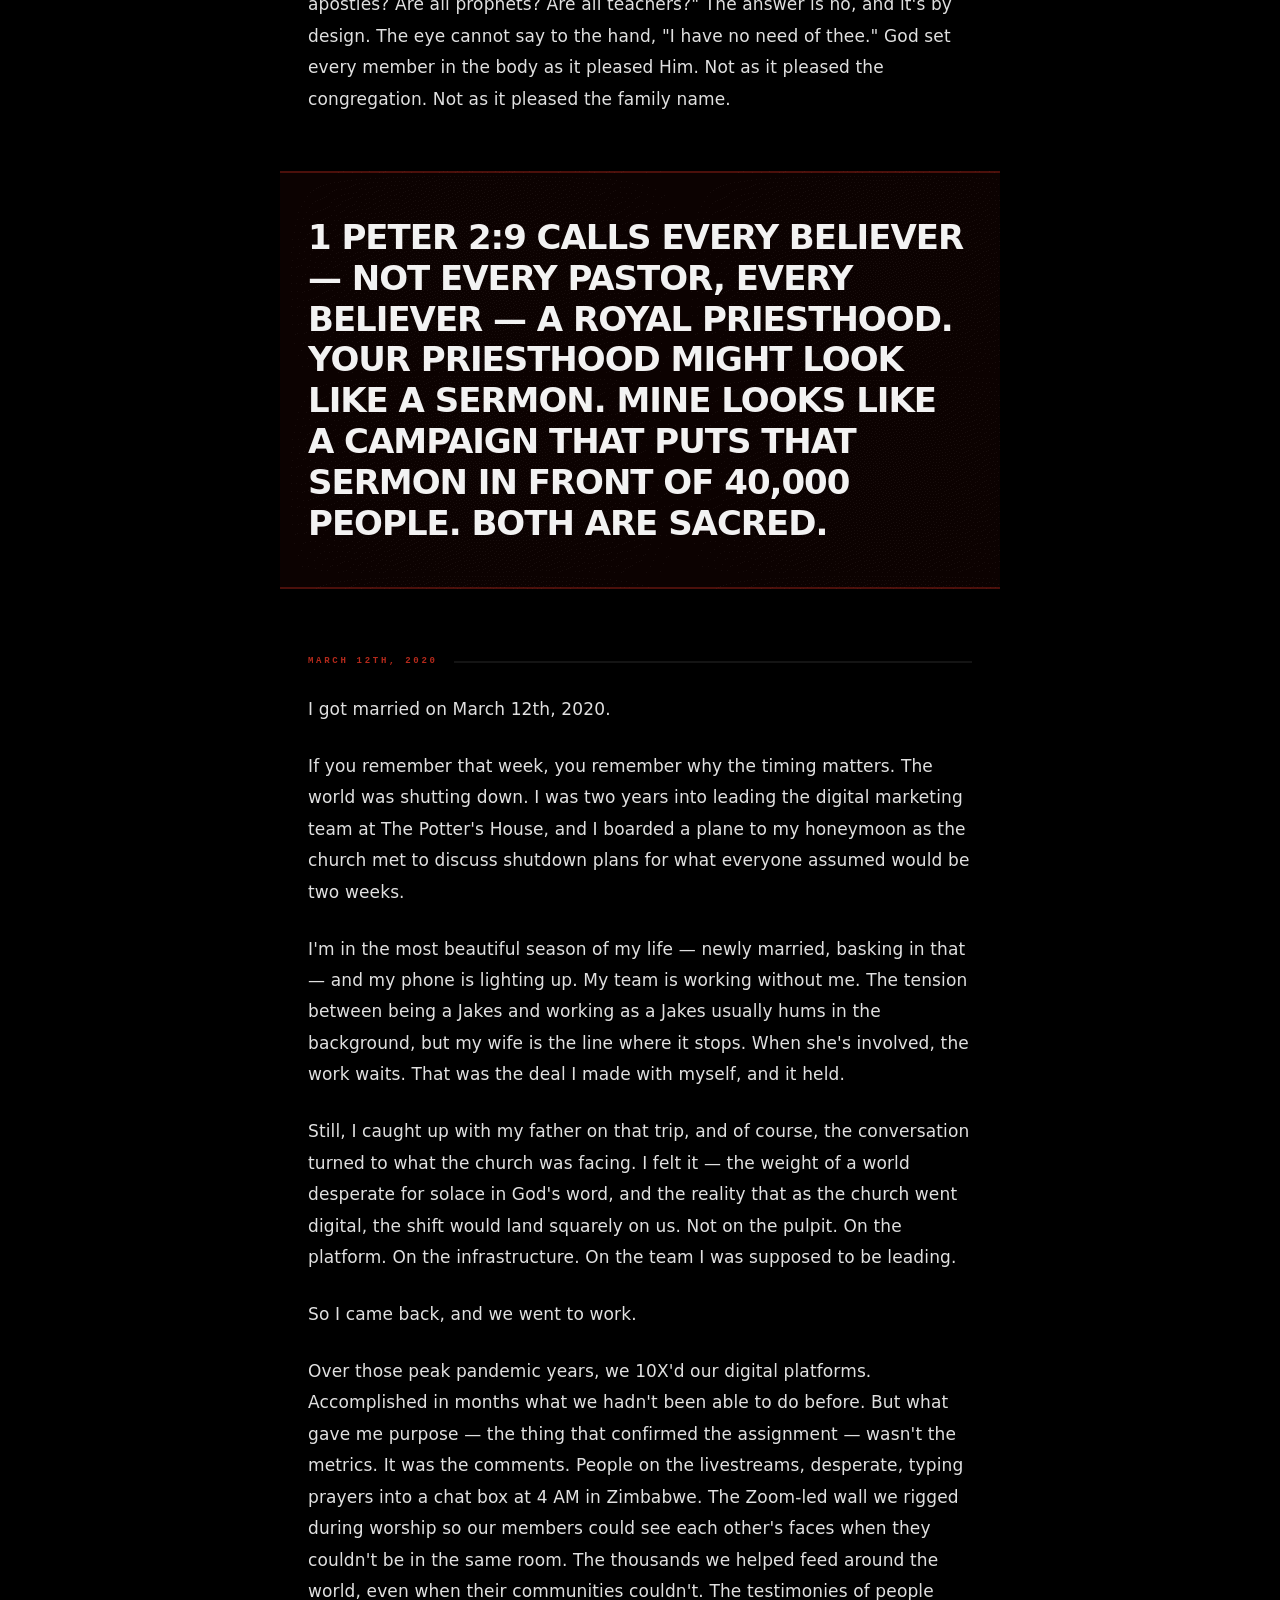
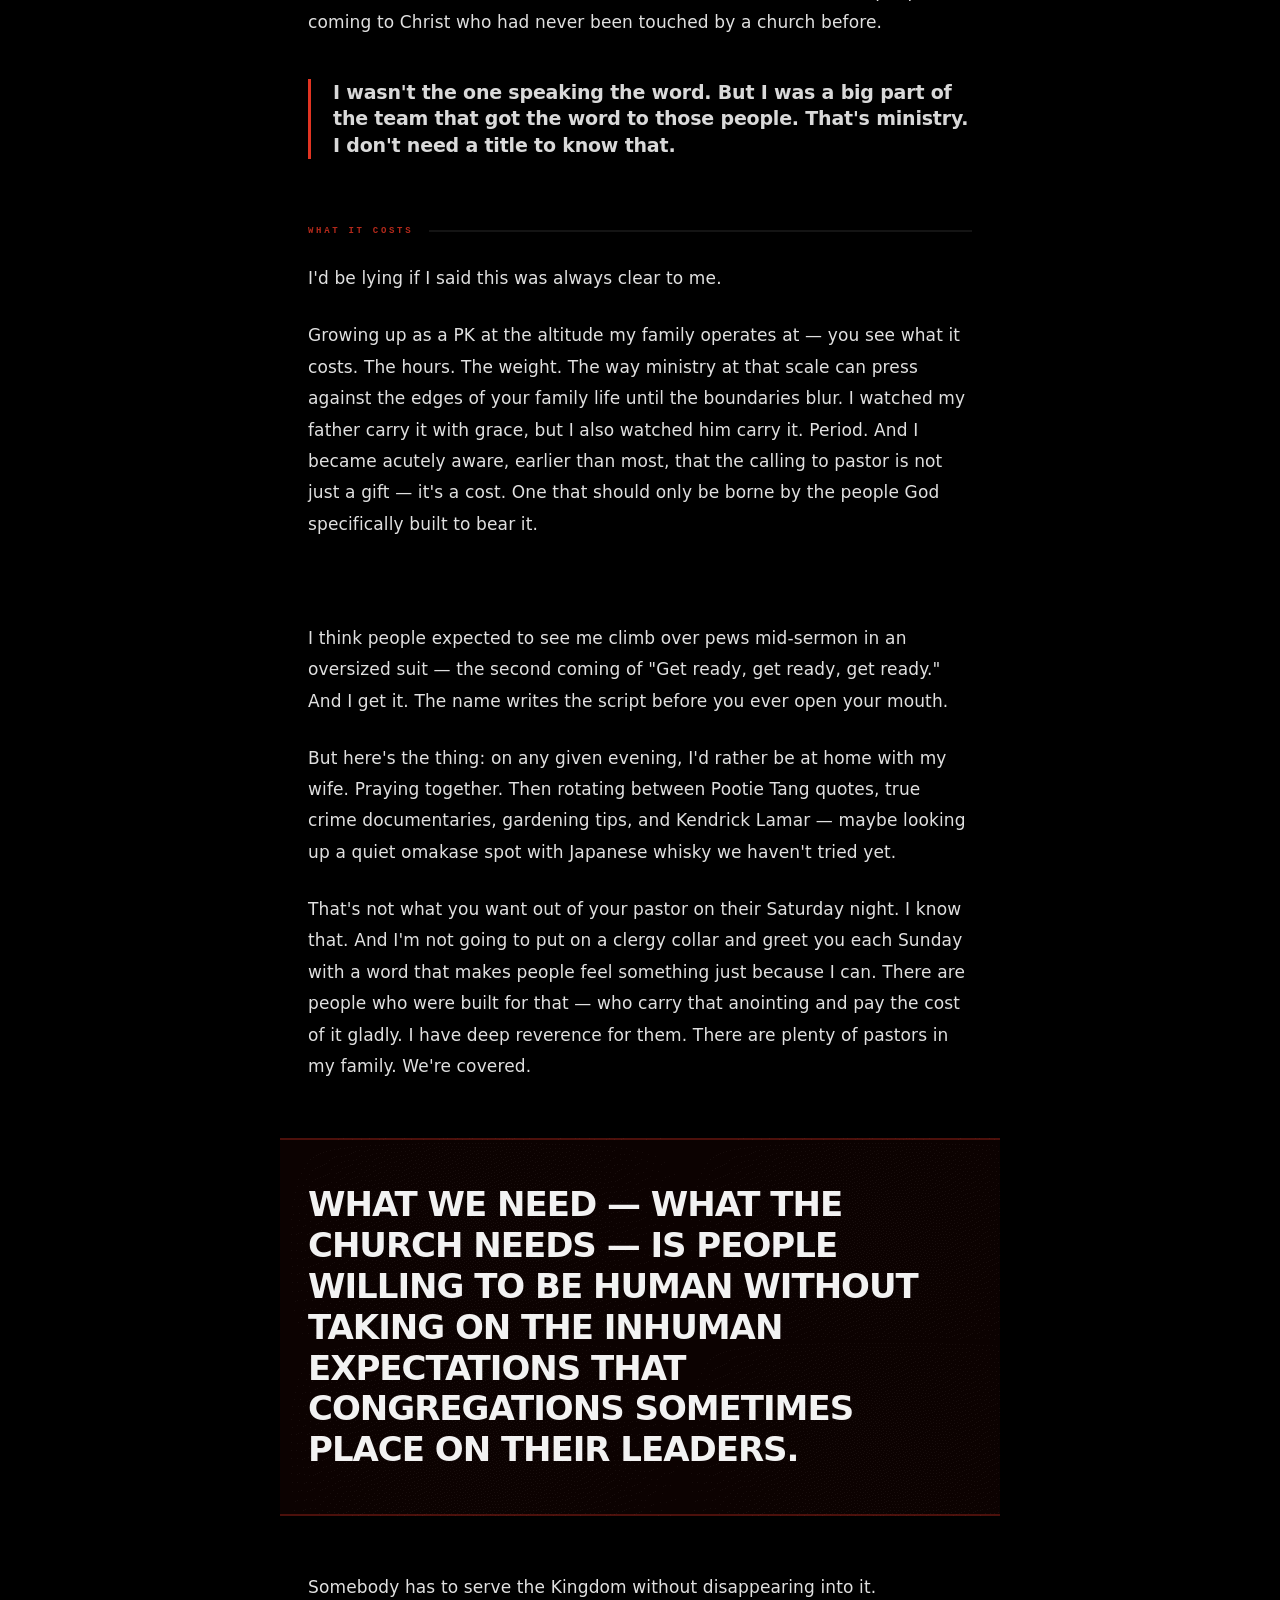
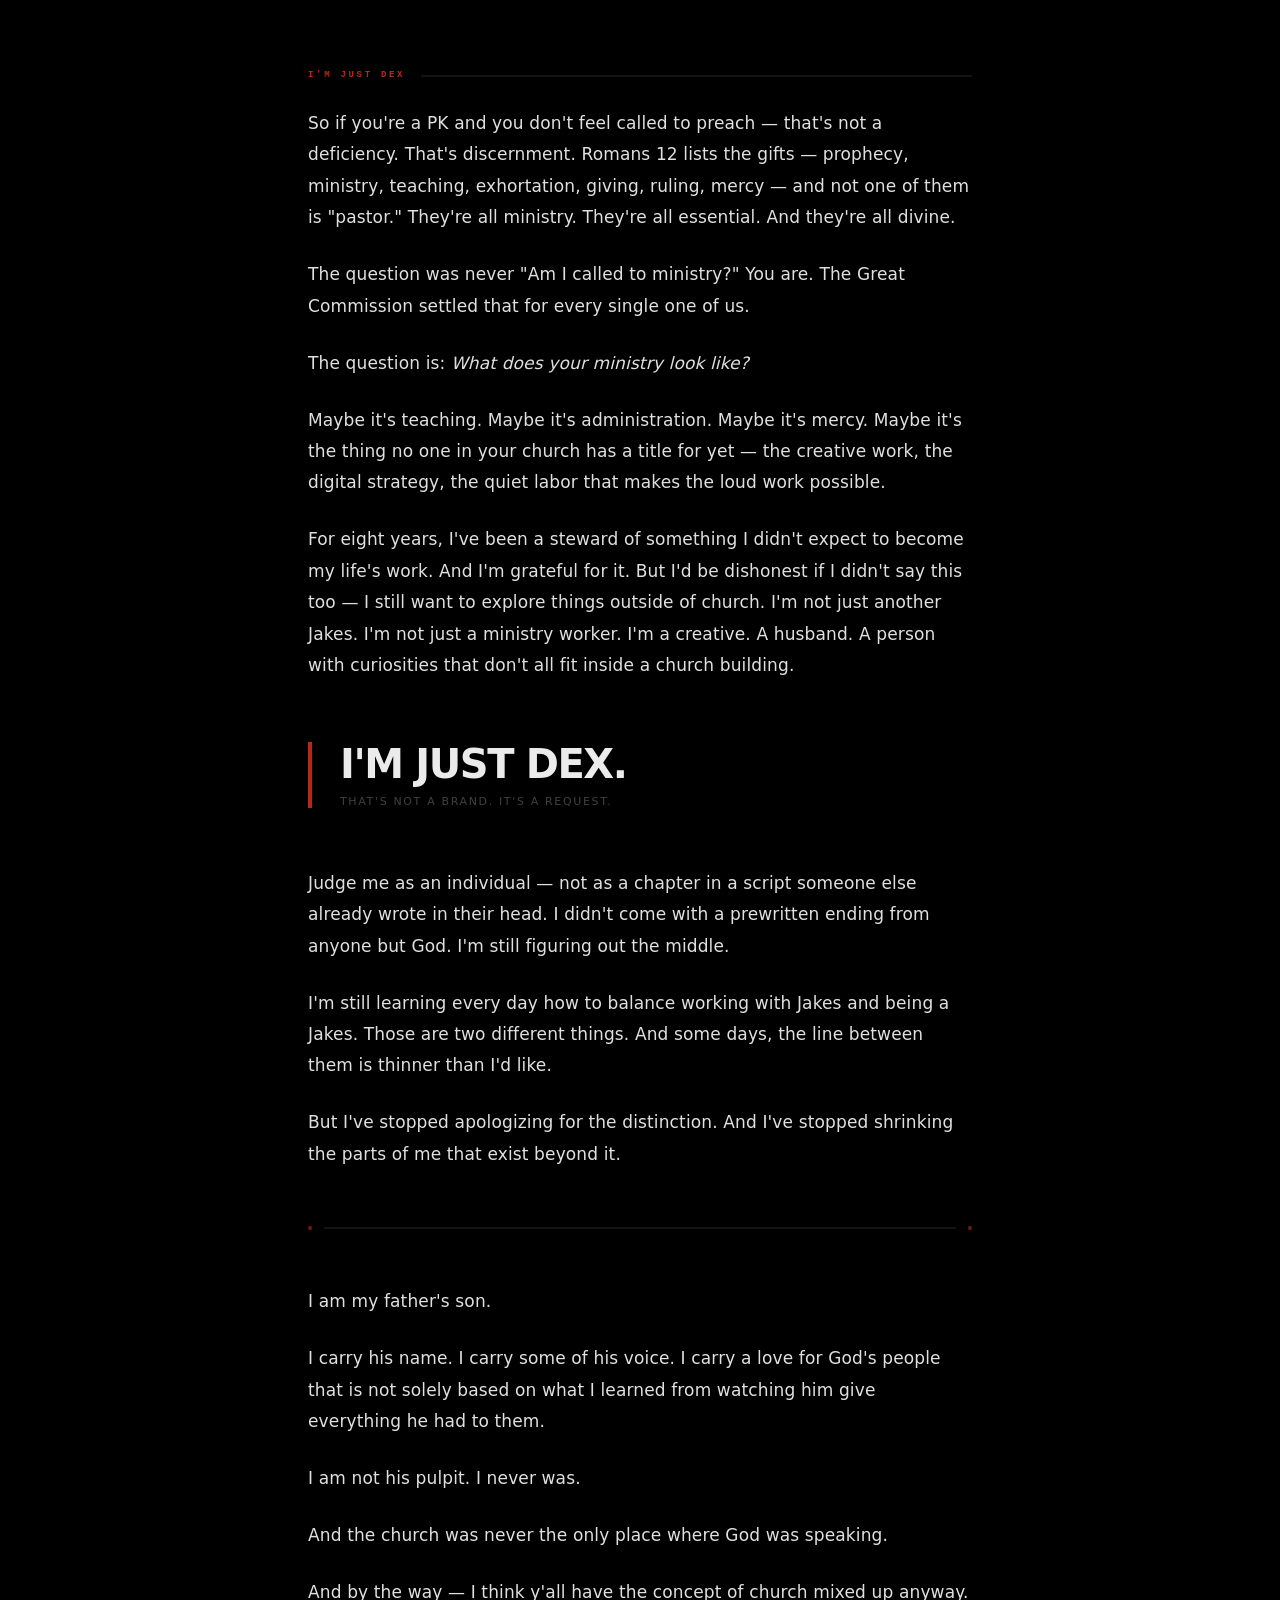
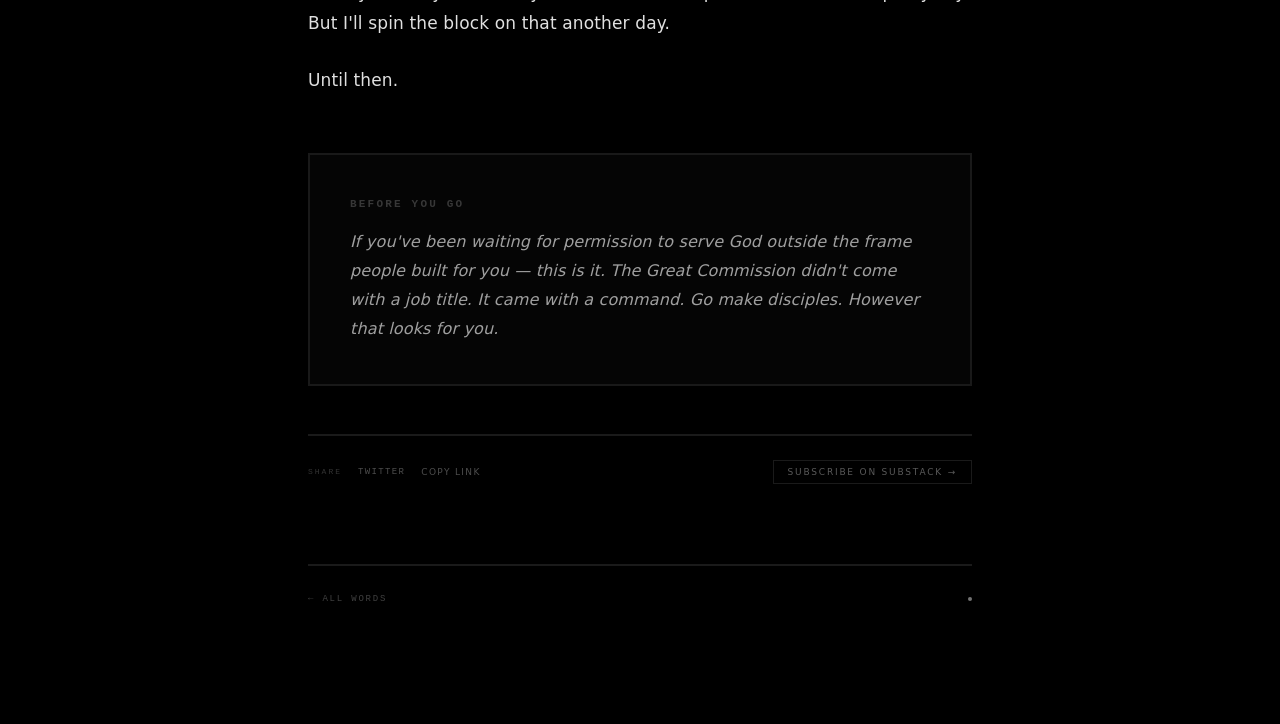
<file: words/pulpit/index.html>
<!DOCTYPE html>
<html lang="en">
<head>
<meta charset="UTF-8">
<meta name="viewport" content="width=device-width, initial-scale=1.0">
<title>I Am Not My Father's Pulpit — DX</title>
<meta name="description" content="The word says 'some' were called to pastor. I wasn't. But I was called.">

<!-- Favicon -->
<link rel="icon" type="image/png" sizes="32x32" href="/img/favicon-32.png">
<link rel="apple-touch-icon" href="/img/apple-touch-icon.png">

<!-- Open Graph -->
<meta property="og:title" content="I Am Not My Father's Pulpit">
<meta property="og:description" content="The word says 'some' were called to pastor. I wasn't. But I was called.">
<meta property="og:image" content="https://dxjakes.com/img/og-default.png">
<meta property="og:url" content="https://dxjakes.com/words/pulpit">
<meta property="og:type" content="article">
<meta property="og:site_name" content="DX">
<meta property="article:author" content="Dexter Jakes">
<meta property="article:published_time" content="2026-03-16">

<!-- Twitter Card -->
<meta name="twitter:card" content="summary_large_image">
<meta name="twitter:title" content="I Am Not My Father's Pulpit">
<meta name="twitter:description" content="The word says 'some' were called to pastor. I wasn't. But I was called.">
<meta name="twitter:image" content="https://dxjakes.com/img/og-default.png">

<link rel="stylesheet" href="/css/global.css">
<link rel="stylesheet" href="/css/post.css">
<link rel="stylesheet" href="/css/print.css" media="print">
</head>
<body>

<a href="#article" class="skip-link">Skip to article</a>
<div class="accent-top" aria-hidden="true"></div>

<nav class="nav" aria-label="Site navigation">
  <a href="/" class="nav-logo" aria-label="Home"><img src="/img/logo-dithered.png" alt="" /></a>
  <a href="/words" class="nav-back"><span aria-hidden="true">&larr;</span> Words</a>
</nav>

<main class="wrapper" id="article">

  <header class="post-header">
    <div class="post-eyebrow">
      <span class="post-tag">Faith</span>
      <span class="post-date"><time datetime="2026-03-16">Mar 16, 2026</time></span>
      <span class="post-read">12 min read</span>
    </div>
    <h1 class="post-title">I Am Not My<br>Father's Pulpit</h1>
    <p class="post-deck">The word says "some" were called to pastor. I wasn't. But I was called.</p>
  </header>

  <div class="post-body">

    <p class="intro">I preached twice.</p>

    <p>Once at a local conference &mdash; maybe a hundred people in the room. Once at a school chapel service. I was eight and eleven, respectively. I don't remember the texts. I remember the feeling &mdash; the faces turning toward me, people looking at me the way they'd always looked at him. Like they were checking. Like they were waiting for something to activate.</p>

    <p>It didn't.</p>

    <p>I stood in front of those rooms and felt the full weight of expectation and the full absence of a pull to stay there. I was eight years old. And even at eight, I knew the difference between something you do because you can and something you do because you were built for it.</p>

    <p>I didn't even have his voice yet. But I had the name. And somehow that was enough for people to start projecting. As I got older, the resemblance filled in &mdash; same build, same tone, if you catch me at the right angle. "You sound just like your daddy." "You look just like him." And the one that always followed: "So when are you gonna preach?"</p>

    <div class="callout"><p>As if resemblance is a calling. As if sharing a name means sharing an assignment.</p></div>

    <p>Here's what nobody tells you about being a namesake in ministry: the comparison isn't something people do to you. It's something they do around you. Constantly. Casually. Like the weather. You walk into a room, and people are already measuring the distance between you and someone else's legacy before you've said a word.</p>

    <p>For a long time, I measured it too.</p>

    <p>I looked at my father &mdash; Bishop T.D. Jakes, a man who has preached to millions, built institutions, shaped theology, counseled presidents &mdash; and I tried to find myself in that mirror. I couldn't. Not because I didn't admire it. I admire it more than most people will ever understand. But admiration and assignment are not the same thing.</p>

    <p>I studied the arts. Piano. Music production. I followed what I was drawn to, not what people expected me to be drawn to. And when I came home after school to intern at The Potter's House &mdash; what I thought would be six months &mdash; something happened that I didn't plan for.</p>

    <div class="stat-block">
      <div class="stat-block-bar"></div>
      <div class="stat-block-text">
        I found my ministry.
        <span>Not behind a pulpit. Behind a strategy deck. Behind a camera rig. Behind a registration report.</span>
      </div>
    </div>

    <p>I helped manage the machine that delivers the Word of God to people who need it most.</p>

    <p>Eight years now. Eight years of building God's church with my hands &mdash; just not the way people assumed a Jakes would.</p>

    <div class="section-head">
      <h2>The Vocabulary Problem</h2>
      <div class="section-head-line" aria-hidden="true"></div>
    </div>

    <p>I think the church has a vocabulary problem.</p>

    <p>We say "called to ministry," and we mean "called to preach." We say "in ministry," and we picture a pulpit, a collar, a title. And if you're serving God in a way that doesn't fit that frame, the church doesn't always know what to do with you. You become an anomaly. A question mark. A talented person who hasn't "stepped into their calling yet."</p>

    <p>But Paul was pretty clear about this.</p>

    <div class="scripture">
      <p>"And he gave some, apostles; and some, prophets; and some, evangelists; and some, pastors and teachers."</p>
      <cite>Ephesians 4:11</cite>
    </div>

    <p><em>Some.</em> Not all. Some.</p>

    <p>Paul repeats that word deliberately before each gift. Christ gave some as pastors. He gave others differently. And the next verse tells you why &mdash; pastors exist "for the perfecting of the saints, for the work of the ministry." The saints do the work. The pastors equip them for it. Ministry doesn't belong to the pulpit. It belongs to the whole body.</p>

    <p>The Great Commission says the same thing from the other direction. Matthew 28:19 &mdash; the last thing Jesus says before ascending &mdash; the main verb is <em>math&#275;teusate</em>. Make disciples. Not "go pastor." Not "go preach." Make disciples. And the promise that follows &mdash; "I am with you always, even unto the end of the world" &mdash; extends that command past the eleven men on that mountain to every believer in every generation.</p>

    <p>1 Corinthians 12:29 asks the question that should liberate every creative, every strategist, every behind-the-scenes builder in the Kingdom: "Are all apostles? Are all prophets? Are all teachers?" The answer is no, and it's by design. The eye cannot say to the hand, "I have no need of thee." God set every member in the body as it pleased Him. Not as it pleased the congregation. Not as it pleased the family name.</p>

    <div class="pull-quote">
      <p>1 Peter 2:9 calls every believer &mdash; not every pastor, every believer &mdash; a royal priesthood. Your priesthood might look like a sermon. Mine looks like a campaign that puts that sermon in front of 40,000 people. Both are sacred.</p>
    </div>

    <div class="section-head">
      <h2>March 12th, 2020</h2>
      <div class="section-head-line" aria-hidden="true"></div>
    </div>

    <p>I got married on March 12th, 2020.</p>

    <p>If you remember that week, you remember why the timing matters. The world was shutting down. I was two years into leading the digital marketing team at The Potter's House, and I boarded a plane to my honeymoon as the church met to discuss shutdown plans for what everyone assumed would be two weeks.</p>

    <p>I'm in the most beautiful season of my life &mdash; newly married, basking in that &mdash; and my phone is lighting up. My team is working without me. The tension between being a Jakes and working as a Jakes usually hums in the background, but my wife is the line where it stops. When she's involved, the work waits. That was the deal I made with myself, and it held.</p>

    <p>Still, I caught up with my father on that trip, and of course, the conversation turned to what the church was facing. I felt it &mdash; the weight of a world desperate for solace in God's word, and the reality that as the church went digital, the shift would land squarely on us. Not on the pulpit. On the platform. On the infrastructure. On the team I was supposed to be leading.</p>

    <p>So I came back, and we went to work.</p>

    <p>Over those peak pandemic years, we 10X'd our digital platforms. Accomplished in months what we hadn't been able to do before. But what gave me purpose &mdash; the thing that confirmed the assignment &mdash; wasn't the metrics. It was the comments. People on the livestreams, desperate, typing prayers into a chat box at 4 AM in Zimbabwe. The Zoom-led wall we rigged during worship so our members could see each other's faces when they couldn't be in the same room. The thousands we helped feed around the world, even when their communities couldn't. The testimonies of people coming to Christ who had never been touched by a church before.</p>

    <div class="callout"><p>I wasn't the one speaking the word. But I was a big part of the team that got the word to those people. That's ministry. I don't need a title to know that.</p></div>

    <div class="section-head">
      <h2>What It Costs</h2>
      <div class="section-head-line" aria-hidden="true"></div>
    </div>

    <p>I'd be lying if I said this was always clear to me.</p>

    <p>Growing up as a PK at the altitude my family operates at &mdash; you see what it costs. The hours. The weight. The way ministry at that scale can press against the edges of your family life until the boundaries blur. I watched my father carry it with grace, but I also watched him carry it. Period. And I became acutely aware, earlier than most, that the calling to pastor is not just a gift &mdash; it's a cost. One that should only be borne by the people God specifically built to bear it.</p>

    <p>I wasn't built for that. And I respect the calling too much to fake it.</p>

    <p>I think people expected to see me climb over pews mid-sermon in an oversized suit &mdash; the second coming of "Get ready, get ready, get ready." And I get it. The name writes the script before you ever open your mouth.</p>

    <p>But here's the thing: on any given evening, I'd rather be at home with my wife. Praying together. Then rotating between Pootie Tang quotes, true crime documentaries, gardening tips, and Kendrick Lamar &mdash; maybe looking up a quiet omakase spot with Japanese whisky we haven't tried yet.</p>

    <p>That's not what you want out of your pastor on their Saturday night. I know that. And I'm not going to put on a clergy collar and greet you each Sunday with a word that makes people feel something just because I can. There are people who were built for that &mdash; who carry that anointing and pay the cost of it gladly. I have deep reverence for them. There are plenty of pastors in my family. We're covered.</p>

    <div class="pull-quote">
      <p>What we need &mdash; what the church needs &mdash; is people willing to be human without taking on the inhuman expectations that congregations sometimes place on their leaders.</p>
    </div>

    <p>Somebody has to serve the Kingdom without disappearing into it.</p>

    <div class="section-head">
      <h2>I'm Just Dex</h2>
      <div class="section-head-line" aria-hidden="true"></div>
    </div>

    <p>So if you're a PK and you don't feel called to preach &mdash; that's not a deficiency. That's discernment. Romans 12 lists the gifts &mdash; prophecy, ministry, teaching, exhortation, giving, ruling, mercy &mdash; and not one of them is "pastor." They're all ministry. They're all essential. And they're all divine.</p>

    <p>The question was never "Am I called to ministry?" You are. The Great Commission settled that for every single one of us.</p>

    <p>The question is: <em>What does your ministry look like?</em></p>

    <p>Maybe it's teaching. Maybe it's administration. Maybe it's mercy. Maybe it's the thing no one in your church has a title for yet &mdash; the creative work, the digital strategy, the quiet labor that makes the loud work possible.</p>

    <p>For eight years, I've been a steward of something I didn't expect to become my life's work. And I'm grateful for it. But I'd be dishonest if I didn't say this too &mdash; I still want to explore things outside of church. I'm not just another Jakes. I'm not just a ministry worker. I'm a creative. A husband. A person with curiosities that don't all fit inside a church building.</p>

    <div class="stat-block">
      <div class="stat-block-bar"></div>
      <div class="stat-block-text">
        I'm Just Dex.
        <span>That's not a brand. It's a request.</span>
      </div>
    </div>

    <p>Judge me as an individual &mdash; not as a chapter in a script someone else already wrote in their head. I didn't come with a prewritten ending from anyone but God. I'm still figuring out the middle.</p>

    <p>I'm still learning every day how to balance working with Jakes and being a Jakes. Those are two different things. And some days, the line between them is thinner than I'd like.</p>

    <p>But I've stopped apologizing for the distinction. And I've stopped shrinking the parts of me that exist beyond it.</p>

    <div class="hr" role="separator" aria-hidden="true">
      <div class="hr-dot"></div>
      <div class="hr-line"></div>
      <div class="hr-dot"></div>
    </div>

    <p>I am my father's son.</p>

    <p>I carry his name. I carry some of his voice. I carry a love for God's people that is not solely based on what I learned from watching him give everything he had to them.</p>

    <p>I am not his pulpit. I never was.</p>

    <p>And the church was never the only place where God was speaking.</p>

    <p>And by the way &mdash; I think y'all have the concept of church mixed up anyway. But I'll spin the block on that another day.</p>

    <p>Until then.</p>

    <div class="closing">
      <strong>Before you go</strong>
      If you've been waiting for permission to serve God outside the frame people built for you &mdash; this is it. The Great Commission didn't come with a job title. It came with a command. Go make disciples. However that looks for you.
    </div>

  </div>

  <!-- Share Bar -->
  <div class="share-bar" aria-label="Share this essay">
    <span class="share-label" aria-hidden="true">Share</span>
    <a href="https://twitter.com/intent/tweet?url=https://dxjakes.com/words/pulpit&text=I%20Am%20Not%20My%20Father%E2%80%99s%20Pulpit%20%E2%80%94%20DX" target="_blank" rel="noopener" class="share-link" aria-label="Share on Twitter (opens in new tab)">Twitter</a>
    <button type="button" class="share-link copy-btn" onclick="navigator.clipboard.writeText('https://dxjakes.com/words/pulpit');this.textContent='Copied';setTimeout(()=>this.textContent='Copy link',2000);" aria-label="Copy link to clipboard">Copy link</button>
    <a href="https://substack.com/@imjustdex" target="_blank" rel="noopener" class="subscribe-link" style="margin-left:auto;" aria-label="Subscribe on Substack (opens in new tab)">Subscribe on Substack <span aria-hidden="true">&rarr;</span></a>
  </div>

  <footer class="post-footer">
    <a href="/words" class="back-link"><span aria-hidden="true">&larr;</span> All Words</a>
    <div class="pulse-dot" aria-hidden="true"></div>
  </footer>

</main>

<script src="/js/progress.js"></script>
<script src="/js/essay.js"></script>
</body>
</html>
</file>
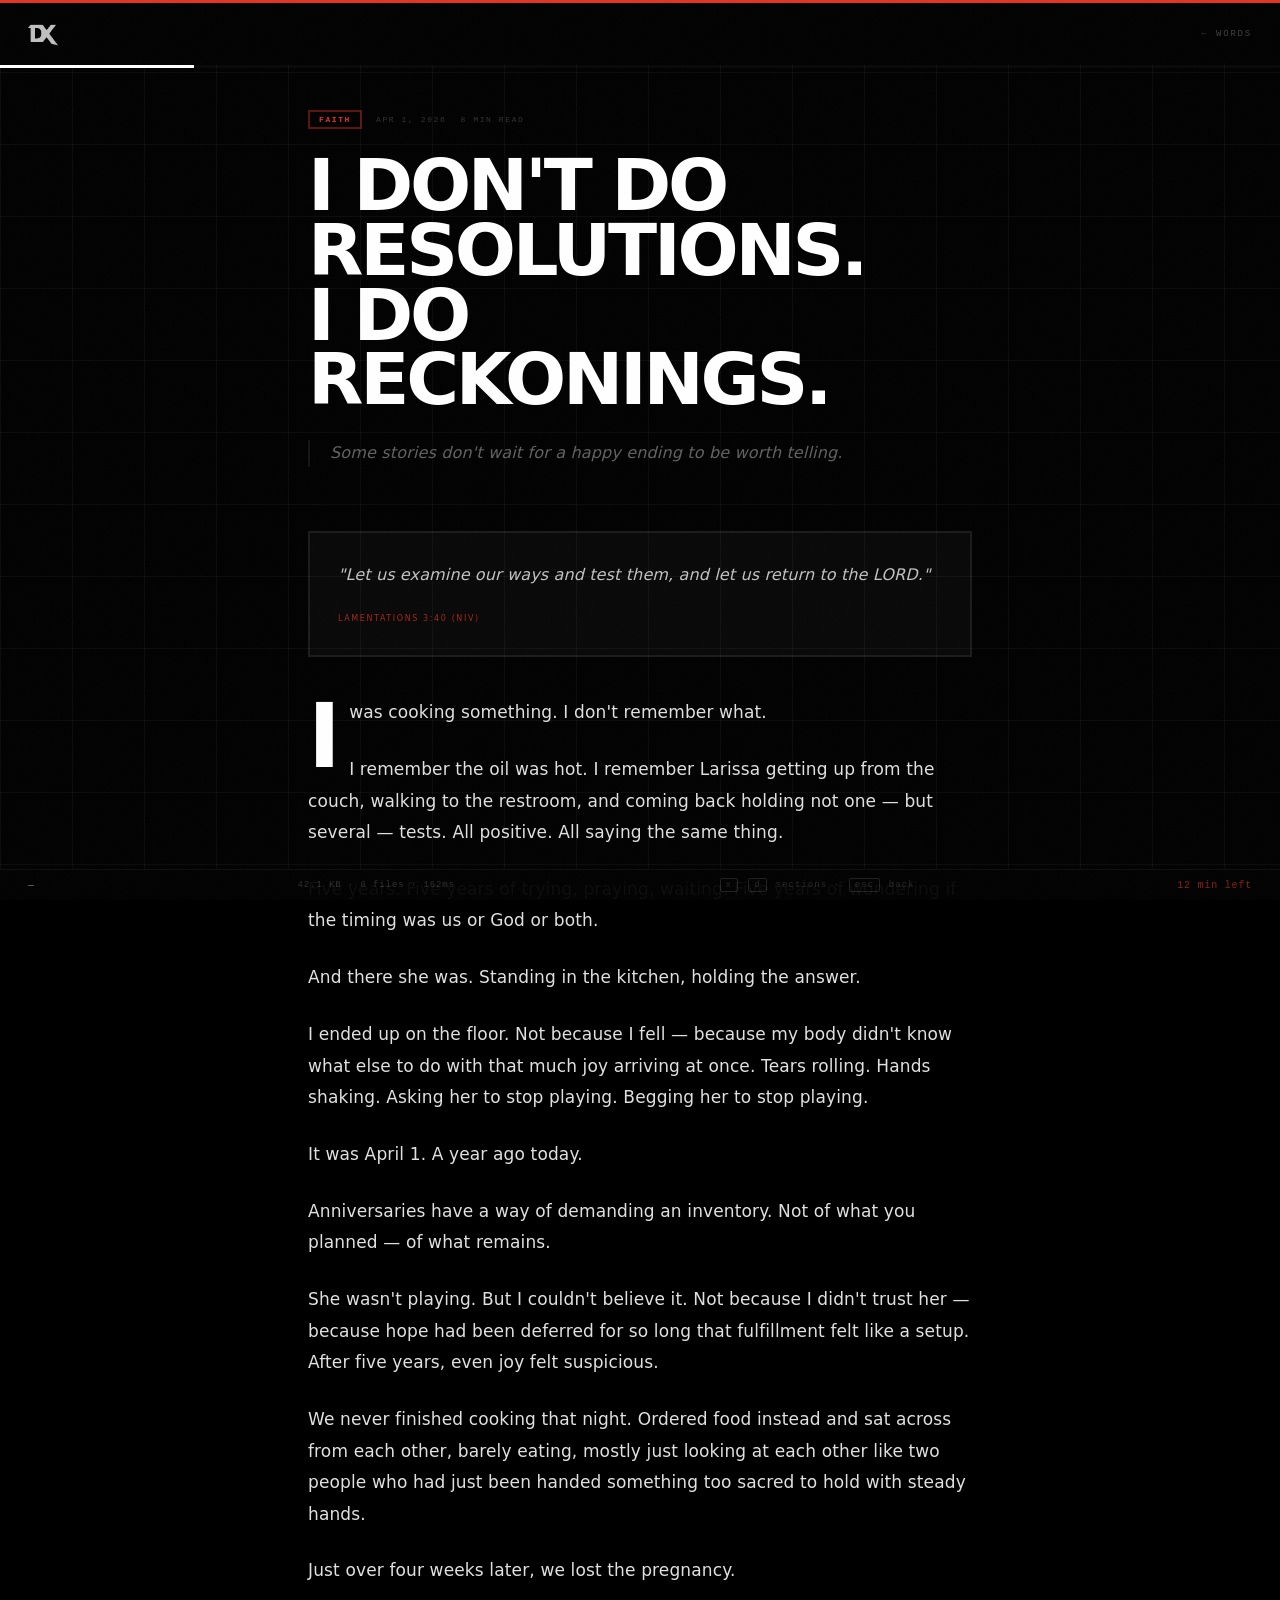
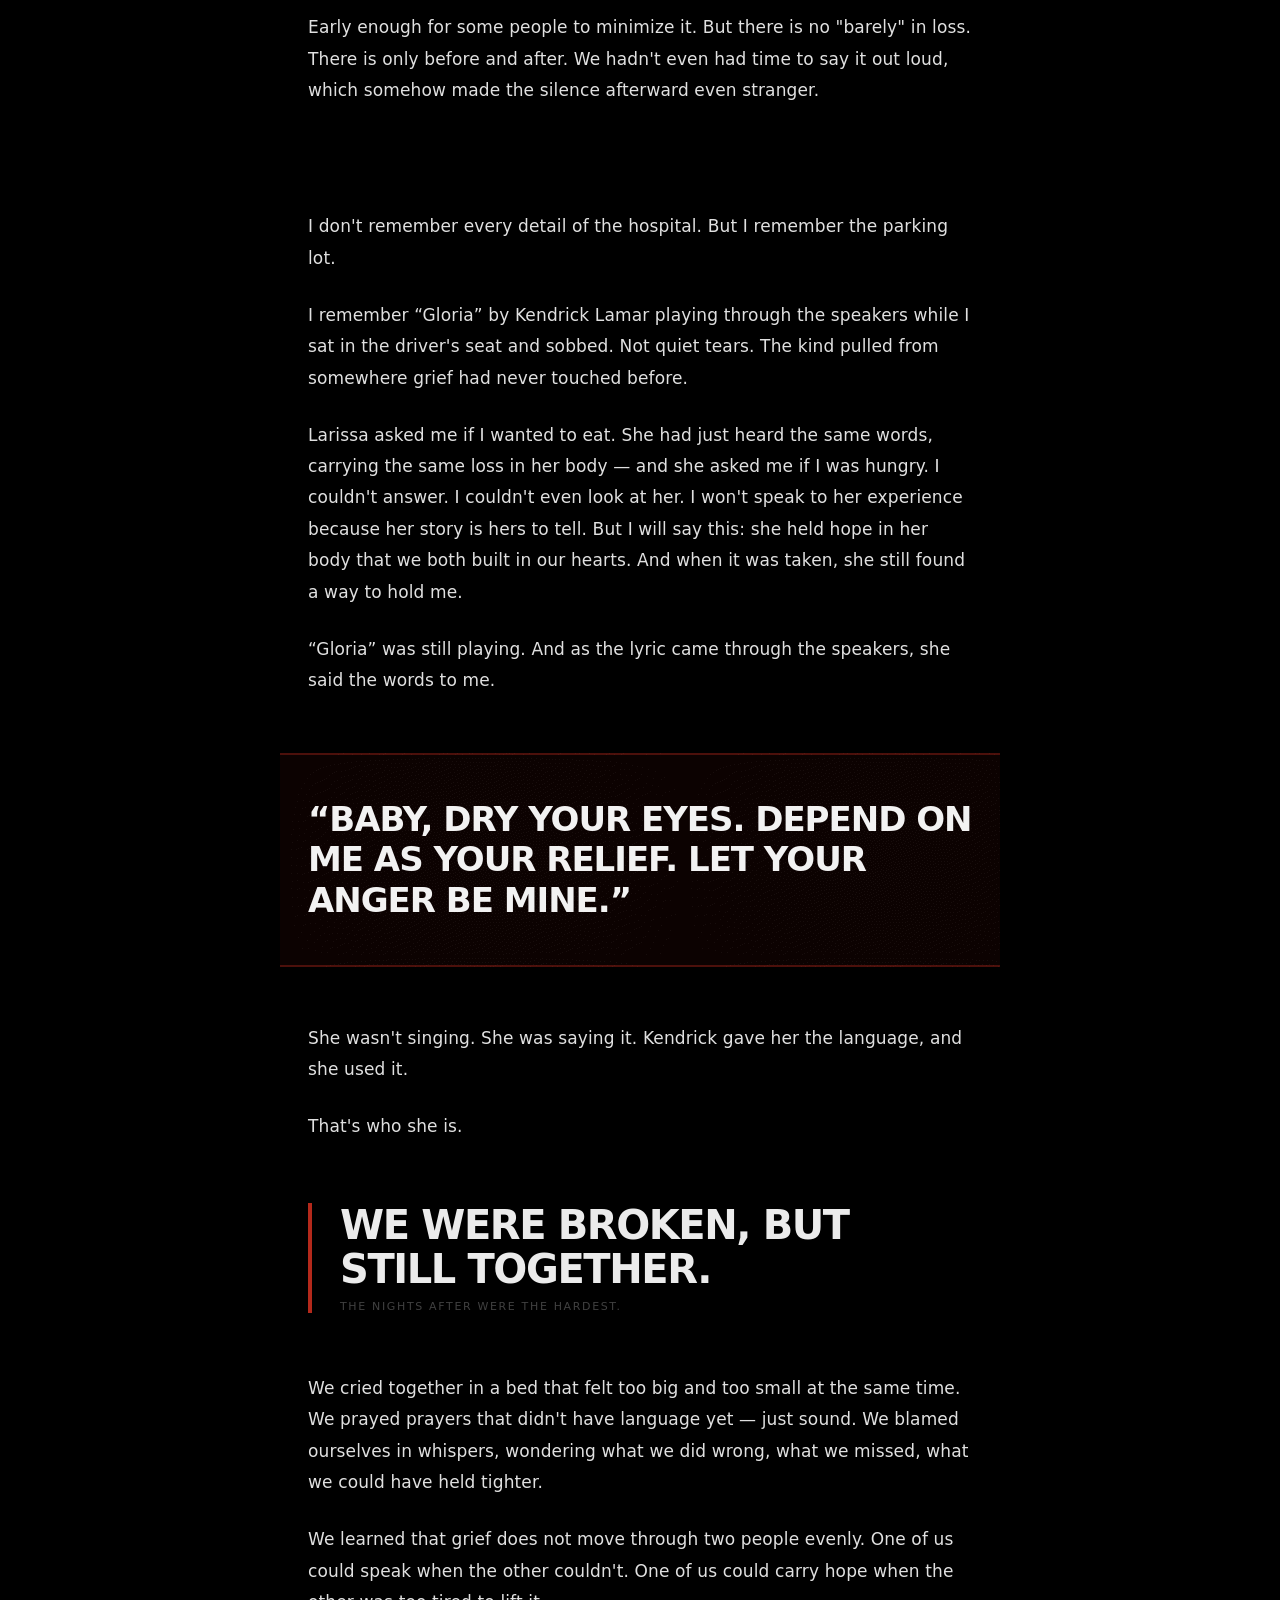
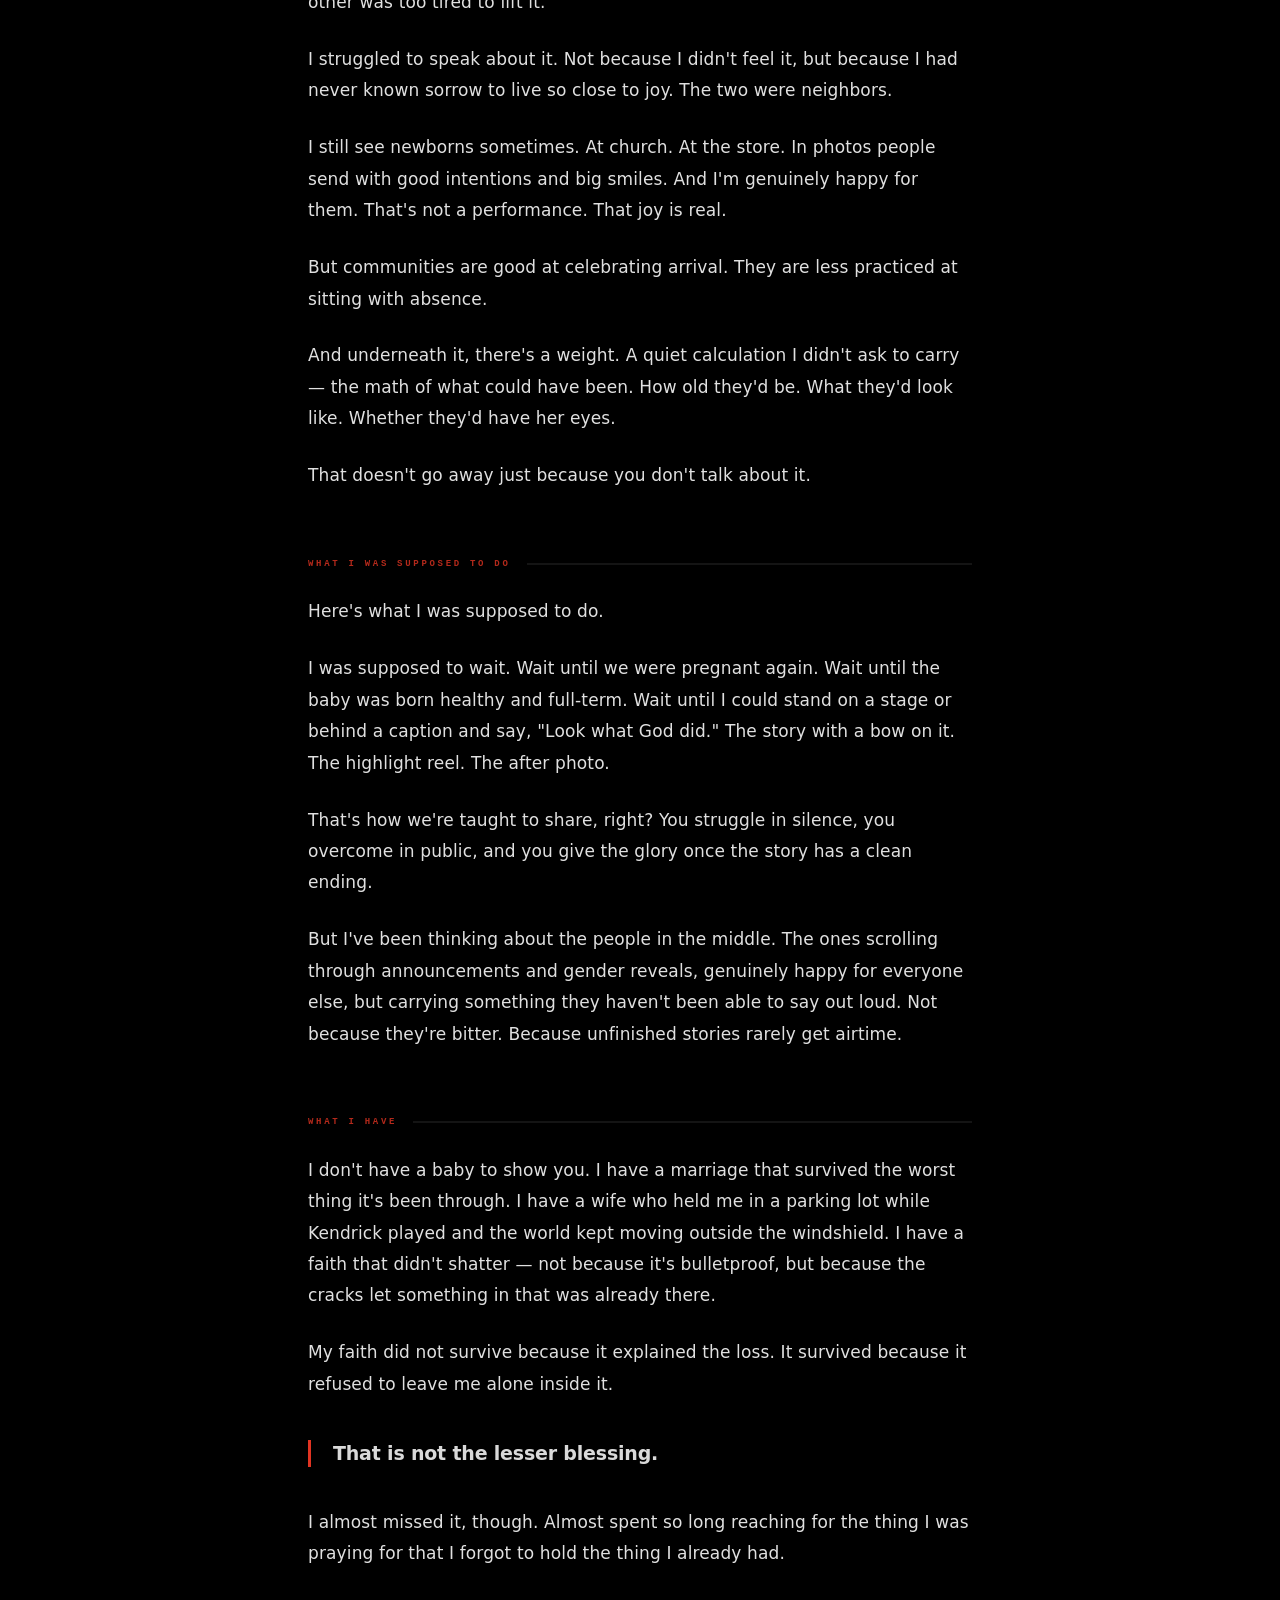
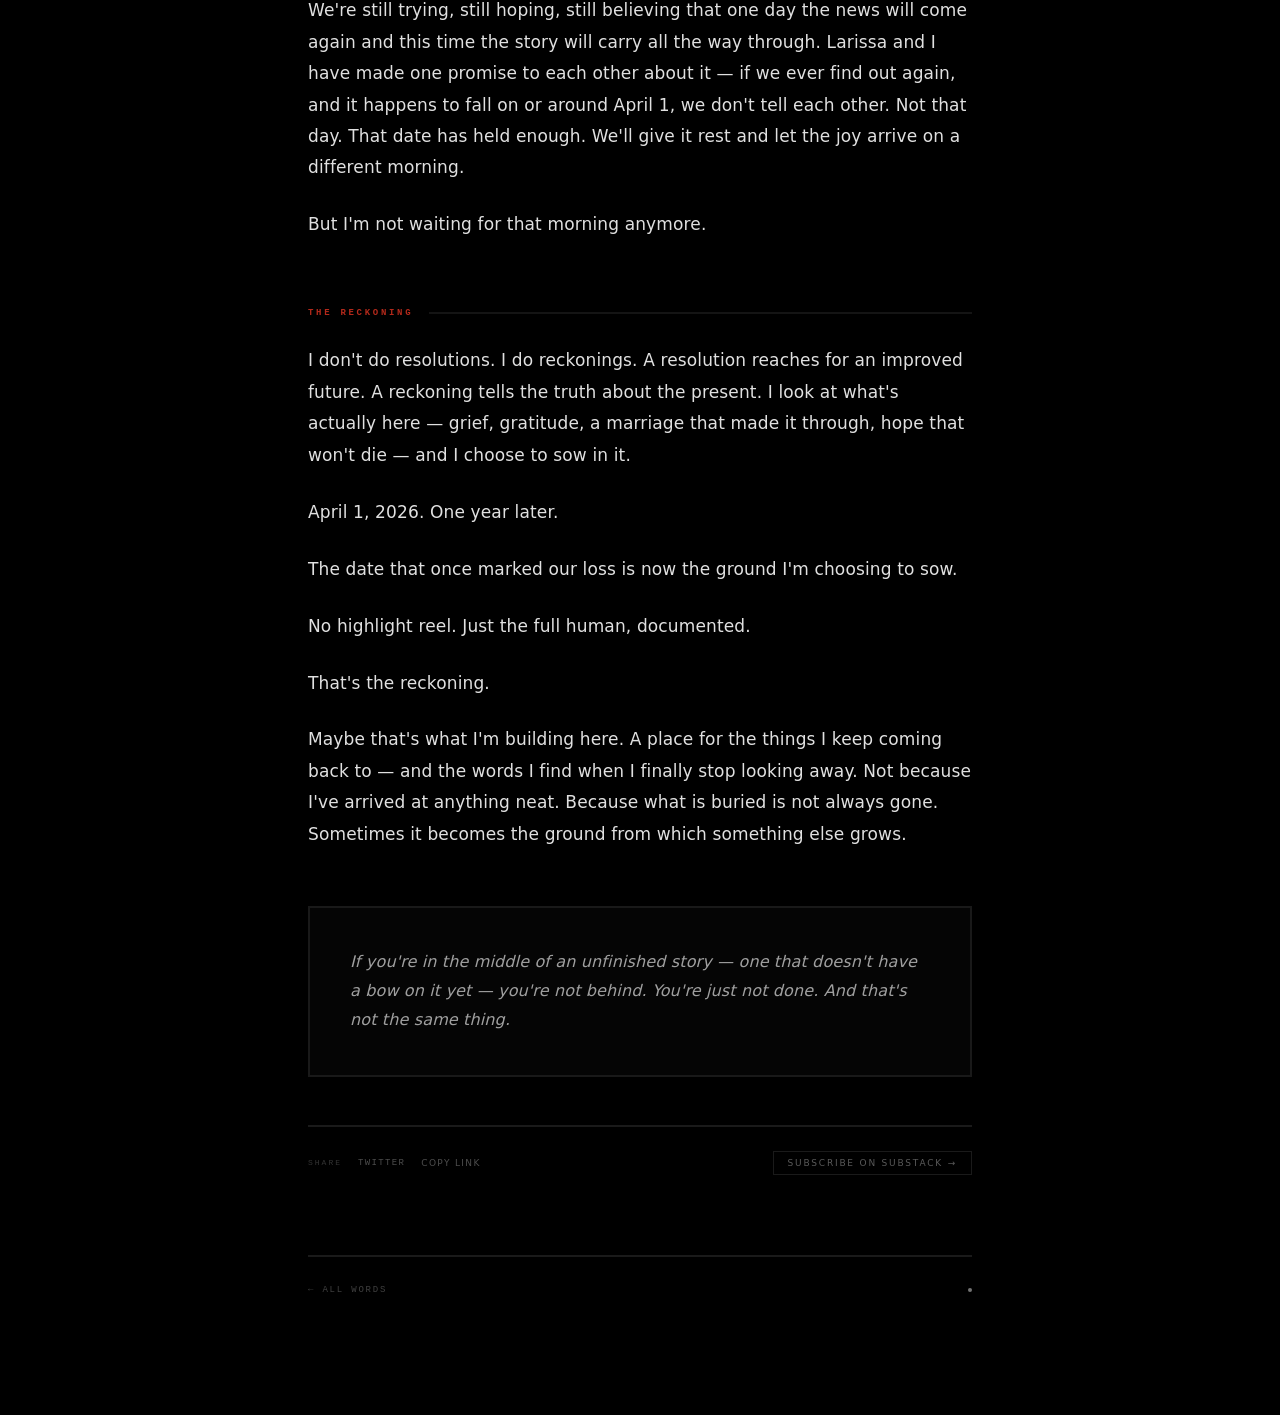
<file: words/reckonings/index.html>
<!DOCTYPE html>
<html lang="en">
<head>
<meta charset="UTF-8">
<meta name="viewport" content="width=device-width, initial-scale=1.0">
<title>I Don't Do Resolutions. I Do Reckonings. — DX</title>
<meta name="description" content="Some stories don't wait for a happy ending to be worth telling.">

<!-- Favicon -->
<link rel="icon" type="image/png" sizes="32x32" href="/img/favicon-32.png">
<link rel="apple-touch-icon" href="/img/apple-touch-icon.png">

<!-- Open Graph -->
<meta property="og:title" content="I Don't Do Resolutions. I Do Reckonings.">
<meta property="og:description" content="Some stories don't wait for a happy ending to be worth telling.">
<meta property="og:image" content="https://dxjakes.com/img/og-default.png">
<meta property="og:url" content="https://dxjakes.com/words/reckonings">
<meta property="og:type" content="article">
<meta property="og:site_name" content="DX">
<meta property="article:author" content="Dexter Jakes">
<meta property="article:published_time" content="2026-04-01">

<!-- Twitter Card -->
<meta name="twitter:card" content="summary_large_image">
<meta name="twitter:title" content="I Don't Do Resolutions. I Do Reckonings.">
<meta name="twitter:description" content="Some stories don't wait for a happy ending to be worth telling.">
<meta name="twitter:image" content="https://dxjakes.com/img/og-default.png">

<link rel="stylesheet" href="/css/global.css">
<link rel="stylesheet" href="/css/post.css">
<link rel="stylesheet" href="/css/print.css" media="print">
</head>
<body>

<a href="#article" class="skip-link">Skip to article</a>
<div class="accent-top" aria-hidden="true"></div>

<nav class="nav" aria-label="Site navigation">
  <a href="/" class="nav-logo" aria-label="Home"><img src="/img/logo-dithered.png" alt="" /></a>
  <a href="/words" class="nav-back"><span aria-hidden="true">&larr;</span> Words</a>
</nav>

<main class="wrapper" id="article">

  <header class="post-header">
    <div class="post-eyebrow">
      <span class="post-tag">Faith</span>
      <span class="post-date"><time datetime="2026-04-01">Apr 1, 2026</time></span>
      <span class="post-read">8 min read</span>
    </div>
    <h1 class="post-title">I Don't Do Resolutions.<br>I Do Reckonings.</h1>
    <p class="post-deck">Some stories don't wait for a happy ending to be worth telling.</p>
  </header>

  <div class="post-body">

    <div class="scripture">
      <p>"Let us examine our ways and test them, and let us return to the LORD."</p>
      <cite>Lamentations 3:40 (NIV)</cite>
    </div>

    <p class="intro">I was cooking something. I don't remember what.</p>

    <p>I remember the oil was hot. I remember Larissa getting up from the couch, walking to the restroom, and coming back holding not one &mdash; but several &mdash; tests. All positive. All saying the same thing.</p>

    <p>Five years. Five years of trying, praying, waiting. Five years of wondering if the timing was us or God or both.</p>

    <p>And there she was. Standing in the kitchen, holding the answer.</p>

    <p>I ended up on the floor. Not because I fell &mdash; because my body didn't know what else to do with that much joy arriving at once. Tears rolling. Hands shaking. Asking her to stop playing. Begging her to stop playing.</p>

    <p>It was April 1. A year ago today.</p>

    <p>Anniversaries have a way of demanding an inventory. Not of what you planned &mdash; of what remains.</p>

    <p>She wasn't playing. But I couldn't believe it. Not because I didn't trust her &mdash; because hope had been deferred for so long that fulfillment felt like a setup. After five years, even joy felt suspicious.</p>

    <p>We never finished cooking that night. Ordered food instead and sat across from each other, barely eating, mostly just looking at each other like two people who had just been handed something too sacred to hold with steady hands.</p>

    <p>Just over four weeks later, we lost the pregnancy.</p>

    <p>Early enough for some people to minimize it. But there is no "barely" in loss. There is only before and after. We hadn't even had time to say it out loud, which somehow made the silence afterward even stranger.</p>

    <div class="section-head">
      <h2>The Parking Lot</h2>
      <div class="section-head-line" aria-hidden="true"></div>
    </div>

    <p>I don't remember every detail of the hospital. But I remember the parking lot.</p>

    <p>I remember &ldquo;Gloria&rdquo; by Kendrick Lamar playing through the speakers while I sat in the driver's seat and sobbed. Not quiet tears. The kind pulled from somewhere grief had never touched before.</p>

    <p>Larissa asked me if I wanted to eat. She had just heard the same words, carrying the same loss in her body &mdash; and she asked me if I was hungry. I couldn't answer. I couldn't even look at her. I won't speak to her experience because her story is hers to tell. But I will say this: she held hope in her body that we both built in our hearts. And when it was taken, she still found a way to hold me.</p>

    <p>&ldquo;Gloria&rdquo; was still playing. And as the lyric came through the speakers, she said the words to me.</p>

    <div class="pull-quote">
      <p>&ldquo;Baby, dry your eyes. Depend on me as your relief. Let your anger be mine.&rdquo;</p>
    </div>

    <p>She wasn't singing. She was saying it. Kendrick gave her the language, and she used it.</p>

    <p>That's who she is.</p>

    <div class="stat-block">
      <div class="stat-block-bar"></div>
      <div class="stat-block-text">
        We were broken, but still together.
        <span>The nights after were the hardest.</span>
      </div>
    </div>

    <p>We cried together in a bed that felt too big and too small at the same time. We prayed prayers that didn't have language yet &mdash; just sound. We blamed ourselves in whispers, wondering what we did wrong, what we missed, what we could have held tighter.</p>

    <p>We learned that grief does not move through two people evenly. One of us could speak when the other couldn't. One of us could carry hope when the other was too tired to lift it.</p>

    <p>I struggled to speak about it. Not because I didn't feel it, but because I had never known sorrow to live so close to joy. The two were neighbors.</p>

    <p>I still see newborns sometimes. At church. At the store. In photos people send with good intentions and big smiles. And I'm genuinely happy for them. That's not a performance. That joy is real.</p>

    <p>But communities are good at celebrating arrival. They are less practiced at sitting with absence.</p>

    <p>And underneath it, there's a weight. A quiet calculation I didn't ask to carry &mdash; the math of what could have been. How old they'd be. What they'd look like. Whether they'd have her eyes.</p>

    <p>That doesn't go away just because you don't talk about it.</p>

    <div class="section-head">
      <h2>What I Was Supposed to Do</h2>
      <div class="section-head-line" aria-hidden="true"></div>
    </div>

    <p>Here's what I was supposed to do.</p>

    <p>I was supposed to wait. Wait until we were pregnant again. Wait until the baby was born healthy and full-term. Wait until I could stand on a stage or behind a caption and say, "Look what God did." The story with a bow on it. The highlight reel. The after photo.</p>

    <p>That's how we're taught to share, right? You struggle in silence, you overcome in public, and you give the glory once the story has a clean ending.</p>

    <p>But I've been thinking about the people in the middle. The ones scrolling through announcements and gender reveals, genuinely happy for everyone else, but carrying something they haven't been able to say out loud. Not because they're bitter. Because unfinished stories rarely get airtime.</p>

    <div class="section-head">
      <h2>What I Have</h2>
      <div class="section-head-line" aria-hidden="true"></div>
    </div>

    <p>I don't have a baby to show you. I have a marriage that survived the worst thing it's been through. I have a wife who held me in a parking lot while Kendrick played and the world kept moving outside the windshield. I have a faith that didn't shatter &mdash; not because it's bulletproof, but because the cracks let something in that was already there.</p>

    <p>My faith did not survive because it explained the loss. It survived because it refused to leave me alone inside it.</p>

    <div class="callout"><p>That is not the lesser blessing.</p></div>

    <p>I almost missed it, though. Almost spent so long reaching for the thing I was praying for that I forgot to hold the thing I already had.</p>

    <p>We're still trying, still hoping, still believing that one day the news will come again and this time the story will carry all the way through. Larissa and I have made one promise to each other about it &mdash; if we ever find out again, and it happens to fall on or around April 1, we don't tell each other. Not that day. That date has held enough. We'll give it rest and let the joy arrive on a different morning.</p>

    <p>But I'm not waiting for that morning anymore.</p>

    <div class="section-head">
      <h2>The Reckoning</h2>
      <div class="section-head-line" aria-hidden="true"></div>
    </div>

    <p>I don't do resolutions. I do reckonings. A resolution reaches for an improved future. A reckoning tells the truth about the present. I look at what's actually here &mdash; grief, gratitude, a marriage that made it through, hope that won't die &mdash; and I choose to sow in it.</p>

    <p>April 1, 2026. One year later.</p>

    <p>The date that once marked our loss is now the ground I'm choosing to sow.</p>

    <p>No highlight reel. Just the full human, documented.</p>

    <p>That's the reckoning.</p>

    <p>Maybe that's what I'm building here. A place for the things I keep coming back to &mdash; and the words I find when I finally stop looking away. Not because I've arrived at anything neat. Because what is buried is not always gone. Sometimes it becomes the ground from which something else grows.</p>

    <div class="closing">
      If you're in the middle of an unfinished story &mdash; one that doesn't have a bow on it yet &mdash; you're not behind. You're just not done. And that's not the same thing.
    </div>

  </div>

  <!-- Share Bar -->
  <div class="share-bar" aria-label="Share this essay">
    <span class="share-label" aria-hidden="true">Share</span>
    <a href="https://twitter.com/intent/tweet?url=https://dxjakes.com/words/reckonings&text=I%20Don%E2%80%99t%20Do%20Resolutions.%20I%20Do%20Reckonings.%20%E2%80%94%20DX" target="_blank" rel="noopener" class="share-link" aria-label="Share on Twitter (opens in new tab)">Twitter</a>
    <button type="button" class="share-link copy-btn" onclick="navigator.clipboard.writeText('https://dxjakes.com/words/reckonings');this.textContent='Copied';setTimeout(()=>this.textContent='Copy link',2000);" aria-label="Copy link to clipboard">Copy link</button>
    <a href="https://substack.com/@imjustdex" target="_blank" rel="noopener" class="subscribe-link" style="margin-left:auto;" aria-label="Subscribe on Substack (opens in new tab)">Subscribe on Substack <span aria-hidden="true">&rarr;</span></a>
  </div>

  <footer class="post-footer">
    <a href="/words" class="back-link"><span aria-hidden="true">&larr;</span> All Words</a>
    <div class="pulse-dot" aria-hidden="true"></div>
  </footer>

</main>

<script>
// Date gate: April 1, 2026 CDT (UTC-5)
if (new Date() < new Date('2026-04-01T00:00:00-05:00')) { window.location.replace('/words'); }
</script>
<script src="/js/progress.js"></script>
<script src="/js/essay.js"></script>
</body>
</html>
</file>
<file: css/global.css>
/* ══════════════════════════════════════════════
   DX — GLOBAL STYLES
   Shared across all personal site pages
   ══════════════════════════════════════════════ */

*, *::before, *::after { margin: 0; padding: 0; box-sizing: border-box; }

:root {
  --black: #000;
  --white: #fff;
  --red: #E13422;
  --dim: rgba(255,255,255,0.08);
  --muted: rgba(255,255,255,0.22);
  --focus: rgba(225,52,34,0.8);
}

html {
  scroll-behavior: smooth;
  overflow-x: hidden;  /* hidden here, not on body — keeps viewport as scroll container */
}

/* Respect user motion preferences */
@media (prefers-reduced-motion: reduce) {
  *, *::before, *::after {
    animation-duration: 0.01ms !important;
    animation-iteration-count: 1 !important;
    transition-duration: 0.01ms !important;
    scroll-behavior: auto !important;
  }
  html { scroll-behavior: auto; }
}

body {
  min-height: 100vh;
  background: var(--black);
  color: var(--white);
  font-family: system-ui, -apple-system, sans-serif;
  cursor: crosshair;
}

/* ── MONO UTILITY — brutalist functional text ── */
.mono,
.post-date, .post-read, .post-tag,
.entry-date, .entry-tag, .entry-new, .entry-read,
.footer-note, .index-title, .index-meta,
.filter-btn, .share-label, .share-link,
.back-link, .nav-back,
.scripture-ref, .closing strong,
.section-head h2 {
  font-family: 'SF Mono', 'Fira Code', 'Cascadia Code', 'JetBrains Mono', 'Courier New', monospace;
}

/* ── SKIP LINK ── */
.skip-link {
  position: absolute;
  top: -100%;
  left: 16px;
  z-index: 9999;
  padding: 8px 16px;
  background: var(--red);
  color: var(--white);
  font-size: 12px; font-weight: 700;
  letter-spacing: 0.1em; text-transform: uppercase;
  text-decoration: none;
  border-radius: 0 0 3px 3px;
}
.skip-link:focus {
  top: 0;
  outline: none;
}

/* ── SCREEN READER ONLY ── */
.sr-only {
  position: absolute;
  width: 1px; height: 1px;
  padding: 0; margin: -1px;
  overflow: hidden;
  clip: rect(0,0,0,0);
  white-space: nowrap;
  border: 0;
}

/* ── FOCUS VISIBLE ── */
:focus-visible {
  outline: 2px solid var(--focus);
  outline-offset: 3px;
}
/* Remove outline for mouse/touch users */
:focus:not(:focus-visible) {
  outline: none;
}

/* ── GRID OVERLAY ── */
body::after {
  content: '';
  position: fixed; inset: 0; z-index: 0; pointer-events: none;
  background-image:
    linear-gradient(rgba(255,255,255,0.045) 1px, transparent 1px),
    linear-gradient(90deg, rgba(255,255,255,0.045) 1px, transparent 1px);
  background-size: 72px 72px;
}

/* ── FILM GRAIN / NOISE TEXTURE ── */
body::before {
  content: '';
  position: fixed; inset: 0; z-index: 9999; pointer-events: none;
  opacity: 0.035;
  background-image: url("data:image/svg+xml,%3Csvg viewBox='0 0 256 256' xmlns='http://www.w3.org/2000/svg'%3E%3Cfilter id='n'%3E%3CfeTurbulence type='fractalNoise' baseFrequency='0.85' numOctaves='4' stitchTiles='stitch'/%3E%3C/filter%3E%3Crect width='100%25' height='100%25' filter='url(%23n)'/%3E%3C/svg%3E");
  background-size: 256px 256px;
}

/* ── TOP ACCENT ── */
.accent-top {
  position: fixed; top: 0; left: 0; right: 0; height: 3px;
  background: var(--red); z-index: 100;
  animation: accentBreathe 6s ease-in-out infinite;
}

@keyframes accentBreathe {
  0%, 100% { opacity: 1; }
  50% { opacity: 0.45; }
}

/* ── CORNER LABELS ── */
.corner {
  position: fixed; z-index: 10;
  font-size: 9px; letter-spacing: 0.25em; text-transform: uppercase;
  color: rgba(255,255,255,0.18); font-weight: 400;
  mix-blend-mode: normal;
  font-family: 'SF Mono', 'Fira Code', 'Cascadia Code', 'JetBrains Mono', 'Courier New', monospace;
}
.c-tl { top: 24px; left: 28px; }
.c-tr { top: 24px; right: 28px; }
.c-bl { bottom: 24px; left: 28px; }
.c-br { bottom: 24px; right: 28px; }

/* ── NAV (inner pages) ── */
.nav {
  position: fixed; top: 3px; left: 0; right: 0; z-index: 50;
  display: flex; align-items: center; justify-content: space-between;
  padding: 18px 28px;
  background: rgba(0,0,0,0.95);
}
.nav-logo { display: block; width: 30px; opacity: 0.75; transition: opacity 0.2s; text-decoration: none; }
.nav-logo:hover { opacity: 1; }
.nav-logo img { width: 100%; display: block; }
.nav-back {
  font-size: 9px; letter-spacing: 0.2em; text-transform: uppercase;
  color: rgba(255,255,255,0.25); text-decoration: none;
  transition: none; cursor: crosshair;
}
.nav-back:hover, .nav-back:focus-visible { color: rgba(255,255,255,0.7); }

/* ── PULSE DOT ── */
.pulse-dot,
.pulse {
  display: inline-block; width: 4px; height: 4px;
  background: rgba(255,255,255,0.45); border-radius: 50%;
  animation: pulse 3.6s ease-in-out infinite;
}

@keyframes pulse {
  0%, 100% { opacity: 1; transform: scale(1); }
  50% { opacity: 0.2; transform: scale(0.5); }
}

/* ── PAGE TRANSITIONS ── */
@keyframes fadeIn {
  from { opacity: 0; }
  to { opacity: 1; }
}

.wrapper { animation: fadeIn 0.4s ease-out both; }

/* ── READING PROGRESS (nav-anchored) ── */
.nav-progress {
  position: absolute; bottom: -3px; left: 0; right: 0;
  height: 3px; background: rgba(255,255,255,0.03);
  pointer-events: none;
}
.nav-progress-bar {
  height: 100%; width: 0%;
  background: #fff;
  /* no shadow — hard edge */
  will-change: width;
}

/* ── FOOTER ── */
.page-footer {
  margin-top: 80px; padding-top: 28px;
  border-top: 2px solid rgba(255,255,255,0.1);
  display: flex; align-items: center; justify-content: space-between;
}
.footer-note {
  font-size: 9px; letter-spacing: 0.2em; text-transform: uppercase;
  color: rgba(255,255,255,0.15);
}

/* ── SUBSCRIBE / CTA LINKS ── */
.subscribe-link {
  font-size: 9px; letter-spacing: 0.2em; text-transform: uppercase;
  color: rgba(255,255,255,0.35); text-decoration: none;
  transition: none;
  padding: 6px 14px;
  border: 1px solid rgba(255,255,255,0.1);
}
.subscribe-link:hover,
.subscribe-link:focus-visible {
  color: var(--white);
  border-color: var(--red);
  background: rgba(225,52,34,0.08);
}

/* ── SHARE BAR ── */
.share-bar {
  display: flex; align-items: center; gap: 16px;
  margin-top: 48px; padding-top: 24px;
  border-top: 2px solid rgba(255,255,255,0.1);
}
.share-label {
  font-size: 8px; letter-spacing: 0.25em; text-transform: uppercase;
  color: rgba(255,255,255,0.2);
}
.share-link {
  font-size: 9px; letter-spacing: 0.15em; text-transform: uppercase;
  color: rgba(255,255,255,0.3); text-decoration: none;
  transition: none;
}
.share-link:hover, .share-link:focus-visible { color: var(--white); }

/* Copy button — styled to match share links */
button.share-link {
  background: none; border: none; cursor: crosshair;
  font-family: inherit; padding: 0;
}

/* ── SCROLL-TRIGGERED SECTION REVEALS ── */
.reveal {
  opacity: 0;
  transform: translateY(6px);
  transition: opacity 0.6s ease-out, transform 0.6s ease-out;
}
.reveal.visible {
  opacity: 1;
  transform: translateY(0);
}

/* ── TERMINAL STATUS BAR ── */
.status-bar {
  position: fixed; bottom: 0; left: 0; right: 0; z-index: 200;
  display: flex; align-items: center; justify-content: space-between;
  padding: 8px 28px;
  background: rgba(0,0,0,0.95);
  border-top: 1px solid rgba(255,255,255,0.06);
  font-family: 'Courier New', monospace;
  font-size: 10px; letter-spacing: 0.08em;
  color: rgba(255,255,255,0.3);
  pointer-events: none;
  transition: opacity 0.3s;
}
.status-bar-section { color: rgba(255,255,255,0.45); }
.status-bar-meta { color: rgba(255,255,255,0.18); font-size: 9px; letter-spacing: 0.1em; }
.status-bar-time { color: var(--red); opacity: 0.6; }
.status-bar-keys {
  font-size: 9px; letter-spacing: 0.12em;
  color: rgba(255,255,255,0.15);
}
.status-bar-keys kbd {
  display: inline-block; padding: 1px 5px;
  border: 1px solid rgba(255,255,255,0.12);
  border-radius: 2px; margin: 0 2px;
  font-family: inherit; font-size: inherit;
}
</file>
<file: css/home.css>
/* ══════════════════════════════════════════════
   DX — HOMEPAGE
   ══════════════════════════════════════════════ */

/* ── LAYOUT ── */
.wrapper {
  position: relative; z-index: 1;
  min-height: 100vh;
  display: flex; flex-direction: column;
}

/* ── HERO ── */
.hero {
  flex: 1;
  display: flex; flex-direction: column;
  align-items: center; justify-content: center;
  padding: 40px 24px 20px;
  position: relative;
}

/* ── LOGO ── */
.logo-wrap {
  position: relative;
  width: min(360px, 60vw);
  margin-bottom: 24px;
  cursor: pointer;
  user-select: none;
  -webkit-user-select: none;
}

.logo-wrap img {
  width: 100%; height: auto; display: block;
  mix-blend-mode: normal;
  transition: transform 0.25s ease, opacity 0.25s ease;
}

.logo-wrap:hover img {
  opacity: 0.9;
  transform: translateY(-6px) scale(1.02);
}

/* ── HORIZONTAL RULE ── */
.divider {
  width: min(480px, 72vw);
  margin: 52px auto 48px;
  display: flex; align-items: center; gap: 16px;
}
.divider::before, .divider::after {
  content: ''; flex: 1; height: 1px;
  background: linear-gradient(90deg, transparent, rgba(255,255,255,0.15), transparent);
}
.divider-text {
  font-size: 8px; letter-spacing: 0.35em; text-transform: uppercase;
  color: rgba(255,255,255,0.2); white-space: nowrap;
}

/* ── IDENTITY BLOCK ── */
.identity {
  text-align: center;
  margin-bottom: 24px;
}
.name {
  font-size: clamp(14px, 2vw, 18px);
  font-weight: 900;
  letter-spacing: 0.38em;
  text-transform: uppercase;
  line-height: 1;
  font-family: 'SF Mono', 'Fira Code', 'Cascadia Code', 'JetBrains Mono', 'Courier New', monospace;
}
.author-mark {
  margin-top: 10px;
  font-size: 10px;
  font-weight: 400;
  letter-spacing: 0.22em;
  text-transform: uppercase;
  color: rgba(255,255,255,0.16);
  font-family: system-ui, -apple-system, sans-serif;
}

/* ── ENTER LINK (centered) ── */
.enter-link {
  margin-top: 32px;
  font-size: 9px; font-weight: 700;
  letter-spacing: 0.28em; text-transform: uppercase;
  color: rgba(255,255,255,0.25);
  text-decoration: none;
  transition: none;
  cursor: crosshair;
  padding: 10px 24px;
  border: 1px solid rgba(255,255,255,0.1);
  font-family: 'SF Mono', 'Fira Code', 'Cascadia Code', 'JetBrains Mono', 'Courier New', monospace;
}
.enter-link:hover,
.enter-link:focus-visible {
  color: var(--white);
  border-color: var(--red);
  background: rgba(225,52,34,0.06);
}

/* ── ROTATING TAGLINE ── */
.tagline-wrap {
  text-align: center;
  margin-bottom: 0;
  min-height: 20px;
}
.tagline {
  font-size: clamp(11px, 1.4vw, 13px);
  font-style: italic;
  letter-spacing: 0.04em;
  color: rgba(255,255,255,0.28);
  line-height: 1.6;
  margin: 0;
  transition: opacity 0.8s ease;
}

/* ── STATUS BAR ── */
.statusbar {
  position: relative; z-index: 1;
  border-top: 2px solid rgba(255,255,255,0.1);
  display: flex; align-items: center; justify-content: space-between;
  padding: 16px 28px;
}

.status-left, .status-right {
  font-size: 9px; letter-spacing: 0.2em; text-transform: uppercase;
  color: rgba(255,255,255,0.14);
}

.status-clock {
  font-family: 'Courier New', monospace;
  font-size: 10px; letter-spacing: 0.1em;
  color: rgba(255,255,255,0.18);
}

/* ── ENTRANCE STAGGER ── */
.entrance {
  opacity: 0;
  transform: translateY(8px);
  animation: entranceFade 0.6s ease-out forwards;
}
@keyframes entranceFade {
  to { opacity: 1; transform: translateY(0); }
}
.e1 { animation-delay: 0.1s; }
.e2 { animation-delay: 0.3s; }
.e3 { animation-delay: 0.55s; }
.e4 { animation-delay: 0.75s; }
.e5 { animation-delay: 0.95s; }

/* ── RESPONSIVE ── */

/* Short viewports — tighten everything to stay above the fold */
@media (max-height: 700px) {
  .hero { padding: 24px 24px 12px; }
  .logo-wrap { width: min(260px, 50vw); margin-bottom: 16px; }
  .identity { margin-bottom: 16px; }
  .tagline-wrap { min-height: 16px; }
  .enter-link { margin-top: 20px; }
  .statusbar { padding: 10px 28px; }
}

@media (max-height: 500px) {
  .logo-wrap { width: min(180px, 40vw); margin-bottom: 12px; }
  .identity { margin-bottom: 10px; }
  .enter-link { margin-top: 14px; }
}

/* Narrow screens */
@media (max-width: 560px) {
  .c-tr, .c-bl { display: none; }
  .logo-wrap { width: min(280px, 65vw); }
}

/* Very small phones */
@media (max-width: 380px) {
  .hero { padding: 28px 16px 12px; }
  .logo-wrap { width: min(220px, 70vw); }
  .corner { font-size: 7px; }
}
</file>
<file: css/opsmeeting.css>
/* ══════════════════════════════════════════════
   DX — OPS MEETING PAGE
   Standalone design system (light theme)
   ══════════════════════════════════════════════ */

@font-face {
  font-family: 'Druk Text Wide';
  src: url('/fonts/DrukTextWide-Medium.otf') format('opentype');
  font-weight: 500;
  font-style: normal;
  font-display: swap;
}

*{margin:0;padding:0;box-sizing:border-box}

:root{
  --bg:#F5F5F0;--surface:rgba(255,255,255,0.04);--surface-hover:rgba(255,255,255,0.08);
  --border:rgba(255,255,255,0.07);--border-hover:rgba(255,255,255,0.16);
  --text:#F9F9F9;--muted:#8a8a8a;--dim:#555555;
  --red:#E13422;--blue:#4794BA;--green:#528C72;--gold:#DDBE47;--accent:#E13422;
  --font:-apple-system,BlinkMacSystemFont,"Helvetica Neue",Helvetica,Arial,sans-serif;
  --font-heading:"Druk Text Wide",-apple-system,BlinkMacSystemFont,"Helvetica Neue",sans-serif;
  --radius:12px;
}

html{scroll-behavior:smooth;background:#F5F5F0}
body{font-family:var(--font);background:var(--bg);color:#111;line-height:1.6;-webkit-font-smoothing:antialiased}
a{color:var(--accent);text-decoration:none}

/* ── NAV ── */
.nav{position:fixed;top:0;left:0;right:0;z-index:100;background:rgba(245,245,240,.96);backdrop-filter:blur(24px);-webkit-backdrop-filter:blur(24px);border-bottom:1px solid rgba(0,0,0,0.07);padding:0 24px}
.nav-inner{max-width:1400px;margin:0 auto;display:flex;align-items:center;justify-content:center;gap:4px;overflow-x:auto;padding:10px 0;scrollbar-width:none}
.nav-inner::-webkit-scrollbar{display:none}
.nav-link{font-size:11px;font-weight:700;letter-spacing:.05em;text-transform:uppercase;color:#666;padding:6px 14px;border-radius:6px;white-space:nowrap;cursor:pointer;transition:all .15s;text-decoration:none;border:none;background:none}
.nav-link:hover,.nav-link.active{color:#111;background:rgba(0,0,0,0.05)}
.nav-logo{margin-right:12px;display:flex;align-items:center;flex-shrink:0}
.nav-date{margin-left:auto;font-size:11px;font-weight:600;color:#888;letter-spacing:.04em;white-space:nowrap;padding-left:12px}

/* ── HERO ── */
.hero{text-align:center;padding:120px 48px 80px;margin:24px 24px 24px;background:#1C1C1C;border-radius:24px;color:#F9F9F9;position:relative;overflow:hidden}
.hero-label{display:inline-flex;align-items:center;gap:8px;padding:7px 18px;background:rgba(225,52,34,0.1);border:1px solid rgba(225,52,34,0.25);border-radius:24px;font-size:12px;font-weight:700;letter-spacing:.07em;text-transform:uppercase;color:var(--accent);margin-bottom:24px}
.hero h1{font-family:var(--font-heading);font-size:clamp(36px,6vw,72px);font-weight:900;line-height:.92;margin-bottom:28px;letter-spacing:-.03em;text-transform:uppercase;color:#fff}
.hero h1 span{-webkit-text-fill-color:transparent;-webkit-text-stroke:2px var(--accent)}
.hero-sub{font-size:16px;color:rgba(255,255,255,0.45);max-width:560px;margin:0 auto 52px;line-height:1.7}
.stats{display:flex;justify-content:center;gap:56px;flex-wrap:wrap}
.stat{text-align:center}
.stat-num{font-family:var(--font-heading);font-size:40px;font-weight:900;letter-spacing:-.02em;color:#fff}
.stat-num.red{color:var(--red)}
.stat-num.gold{color:var(--gold)}
.stat-num.green{color:#5EC494}
.stat-label{font-size:10px;font-weight:700;letter-spacing:.1em;text-transform:uppercase;color:rgba(255,255,255,0.4);margin-top:4px}

/* ── SECTIONS ── */
.section{border-radius:24px;margin:0 24px 24px;overflow:hidden}
.section.dark{background:#1C1C1C;color:#F9F9F9;padding:64px 56px}
.section.light{background:#fff;color:#111;padding:64px 56px}
.section-inner{max-width:1320px;margin:0 auto}
.section-label{font-family:var(--font-heading);font-size:10px;letter-spacing:.14em;text-transform:uppercase;font-weight:700;margin-bottom:10px;opacity:.5}
.section h2{font-family:var(--font-heading);font-size:clamp(28px,4vw,44px);font-weight:900;letter-spacing:-.02em;text-transform:uppercase;line-height:1;margin-bottom:12px}
.section-desc{font-size:15px;opacity:.55;max-width:580px;margin-bottom:40px;line-height:1.65}

/* ── PRIORITY LIST ── */
.priority-list{display:grid;gap:3px}
.priority-row{display:grid;grid-template-columns:40px 1fr auto;gap:16px;align-items:start;padding:20px 22px;background:var(--surface);border-radius:3px;transition:all .15s;border-left:3px solid transparent;text-decoration:none;color:inherit}
.priority-row:first-child{border-radius:12px 12px 3px 3px}
.priority-row:last-child{border-radius:3px 3px 12px 12px}
.priority-row:hover{background:var(--surface-hover);transform:translateX(2px)}
.priority-row.red{border-left-color:var(--red);background:rgba(225,52,34,0.05)}
.priority-row.gold{border-left-color:var(--gold);background:rgba(221,190,71,0.04)}
.priority-num{font-family:var(--font-heading);font-size:22px;font-weight:900;color:rgba(255,255,255,0.12);line-height:1.1;padding-top:2px}
.priority-content h3{font-size:14px;font-weight:700;color:#F9F9F9;margin-bottom:5px;line-height:1.3}
.priority-content p{font-size:13px;color:rgba(255,255,255,0.5);line-height:1.55}
.priority-content .tags{display:flex;flex-wrap:wrap;gap:6px;margin-top:10px}

/* ── TAGS ── */
.tag{display:inline-flex;align-items:center;gap:4px;font-size:10px;font-weight:700;letter-spacing:.05em;text-transform:uppercase;padding:3px 9px;border-radius:10px}
.tag.red{background:rgba(225,52,34,0.12);color:var(--red)}
.tag.gold{background:rgba(221,190,71,0.12);color:var(--gold)}
.tag.blue{background:rgba(71,148,186,0.12);color:var(--blue)}
.tag.green{background:rgba(82,140,114,0.15);color:#5EC494}
.tag.gray{background:rgba(255,255,255,0.08);color:rgba(255,255,255,0.5)}

/* ── ACTION BUTTONS ── */
.priority-action{display:flex;flex-direction:column;align-items:flex-end;gap:6px;min-width:100px}
.action-btn{font-size:11px;font-weight:700;letter-spacing:.04em;text-transform:uppercase;padding:6px 14px;border-radius:8px;white-space:nowrap;transition:all .15s;text-decoration:none;border:1px solid rgba(255,255,255,0.12);color:rgba(255,255,255,0.6);background:rgba(255,255,255,0.04);display:block}
.action-btn:hover{background:rgba(255,255,255,0.1);border-color:rgba(255,255,255,0.2);color:#fff}
.action-btn.primary{background:rgba(225,52,34,0.15);border-color:rgba(225,52,34,0.3);color:var(--red)}
.action-btn.primary:hover{background:rgba(225,52,34,0.25);color:#fff}

/* ── DUE BADGES ── */
.due-badge{font-size:10px;font-weight:700;padding:3px 9px;border-radius:8px;white-space:nowrap}
.due-badge.critical{background:rgba(225,52,34,0.15);color:var(--red)}
.due-badge.high{background:rgba(221,190,71,0.15);color:var(--gold)}
.due-badge.medium{background:rgba(71,148,186,0.12);color:var(--blue)}
.due-badge.done{background:rgba(82,140,114,0.15);color:#5EC494}
.due-badge.none{background:rgba(255,255,255,0.06);color:rgba(255,255,255,0.4)}

/* ── CARDS ── */
.card-grid{display:grid;grid-template-columns:repeat(auto-fit,minmax(300px,1fr));gap:14px}
.card{background:var(--surface);border:1px solid var(--border);border-radius:14px;padding:22px;transition:all .2s}
.section.dark .card:hover{border-color:var(--border-hover);transform:translateY(-2px)}
.section.light .card{background:rgba(0,0,0,0.02);border-color:rgba(0,0,0,0.07)}
.section.light .card:hover{border-color:rgba(0,0,0,0.14);transform:translateY(-2px)}
.card-eyebrow{font-size:10px;font-weight:700;letter-spacing:.08em;text-transform:uppercase;margin-bottom:8px;opacity:.8}
.card h3{font-size:15px;font-weight:700;margin-bottom:8px;line-height:1.3}
.section.dark .card h3{color:#F9F9F9}
.section.light .card h3{color:#111}
.card p{font-size:13px;line-height:1.6}
.section.dark .card p{color:rgba(255,255,255,0.5)}
.section.light .card p{color:#555}
.card-footer{margin-top:14px;display:flex;flex-wrap:wrap;gap:6px;align-items:center}
.card-link{font-size:11px;font-weight:700;letter-spacing:.04em;text-transform:uppercase;padding:5px 12px;border-radius:8px;text-decoration:none;transition:all .15s}
.section.dark .card-link{color:rgba(255,255,255,0.55);background:rgba(255,255,255,0.05);border:1px solid rgba(255,255,255,0.1)}
.section.dark .card-link:hover{background:rgba(255,255,255,0.1);color:#fff}
.section.light .card-link{color:#555;background:rgba(0,0,0,0.04);border:1px solid rgba(0,0,0,0.08)}
.section.light .card-link:hover{background:rgba(0,0,0,0.08);color:#111}

/* ── DONE LIST ── */
.done-list{display:grid;gap:2px}
.done-row{display:flex;align-items:center;gap:14px;padding:14px 18px;background:var(--surface);border-radius:3px;font-size:13px}
.done-row:first-child{border-radius:12px 12px 3px 3px}
.done-row:last-child{border-radius:3px 3px 12px 12px}
.done-row .check{color:#5EC494;font-size:16px;flex-shrink:0}
.done-row .name{font-weight:600;flex:1;color:#F9F9F9}
.done-row .owner{color:rgba(255,255,255,0.4);flex-shrink:0}
.done-row .date{color:rgba(255,255,255,0.3);font-size:11px;flex-shrink:0}

/* ── WATCH TABLE ── */
.watch-table{width:100%;border-collapse:separate;border-spacing:0 2px;font-size:13px}
.watch-table th{font-family:var(--font-heading);font-size:9px;font-weight:700;letter-spacing:.1em;text-transform:uppercase;padding:10px 16px;text-align:left;color:rgba(255,255,255,0.35);border-bottom:1px solid rgba(255,255,255,0.07)}
.watch-table td{padding:13px 16px;background:var(--surface);border-bottom:2px solid transparent}
.watch-table tr:first-child td:first-child{border-radius:12px 0 0 0}
.watch-table tr:first-child td:last-child{border-radius:0 12px 0 0}
.watch-table tr:last-child td:first-child{border-radius:0 0 0 12px}
.watch-table tr:last-child td:last-child{border-radius:0 0 12px 0}
.watch-table tr:hover td{background:var(--surface-hover)}
.watch-table .task-name{font-weight:600;color:#F9F9F9}
.watch-table .overdue{color:var(--red);font-weight:700;font-size:11px}
.watch-table .owner-cell{color:rgba(255,255,255,0.55)}
.watch-table a{color:rgba(255,255,255,0.4);font-size:11px;text-decoration:none;padding:3px 8px;border-radius:6px;background:rgba(255,255,255,0.05);transition:all .15s}
.watch-table a:hover{background:rgba(255,255,255,0.1);color:#fff}

/* ── INTAKE ── */
.intake-grid{display:grid;grid-template-columns:repeat(auto-fit,minmax(280px,1fr));gap:14px}
.intake-card{background:rgba(0,0,0,0.025);border:1px solid rgba(0,0,0,0.07);border-radius:14px;padding:22px;transition:all .2s;border-left:4px solid transparent}
.intake-card:hover{transform:translateY(-2px);border-color:rgba(0,0,0,0.12)}
.intake-card.critical{border-left-color:var(--red)}
.intake-card.medium{border-left-color:var(--gold)}
.intake-card.low{border-left-color:var(--blue)}
.intake-card.warn{border-left-color:rgba(0,0,0,0.15)}
.intake-card h3{font-size:14px;font-weight:700;color:#111;margin-bottom:6px;line-height:1.3}
.intake-card .meta{display:flex;flex-wrap:wrap;gap:6px;margin-bottom:10px}
.intake-card p{font-size:12px;color:#666;line-height:1.55}
.intake-tag{font-size:10px;font-weight:700;letter-spacing:.05em;text-transform:uppercase;padding:3px 9px;border-radius:10px}
.intake-tag.red{background:rgba(225,52,34,0.1);color:var(--red)}
.intake-tag.gold{background:rgba(221,190,71,0.12);color:#B8960A}
.intake-tag.blue{background:rgba(71,148,186,0.1);color:var(--blue)}
.intake-tag.gray{background:rgba(0,0,0,0.07);color:#666}
.intake-tag.warn{background:rgba(0,0,0,0.06);color:#999}
.intake-link{display:inline-flex;align-items:center;gap:4px;margin-top:12px;font-size:11px;font-weight:700;letter-spacing:.04em;text-transform:uppercase;color:#555;padding:5px 12px;border-radius:8px;background:rgba(0,0,0,0.05);border:1px solid rgba(0,0,0,0.08);text-decoration:none;transition:all .15s}
.intake-link:hover{background:rgba(0,0,0,0.1);color:#111}

/* ── TRENDS ── */
.trend-grid{display:grid;grid-template-columns:repeat(auto-fit,minmax(320px,1fr));gap:14px}
.trend-card{background:var(--surface);border:1px solid var(--border);border-radius:14px;padding:24px;transition:all .2s}
.trend-card:hover{border-color:var(--border-hover);transform:translateY(-2px)}
.trend-badge{display:inline-flex;align-items:center;gap:5px;font-size:10px;font-weight:700;letter-spacing:.06em;text-transform:uppercase;padding:4px 10px;border-radius:10px;margin-bottom:12px}
.trend-badge.aligned{background:rgba(82,140,114,0.15);color:#5EC494}
.trend-badge.exploring{background:rgba(221,190,71,0.12);color:var(--gold)}
.trend-card h3{font-size:15px;font-weight:700;color:#F9F9F9;margin-bottom:8px;line-height:1.3}
.trend-card p{font-size:13px;color:rgba(255,255,255,0.5);line-height:1.6;margin-bottom:12px}
.trend-pillars{display:flex;flex-wrap:wrap;gap:6px;margin-bottom:14px}
.trend-pill{font-size:10px;font-weight:700;letter-spacing:.05em;text-transform:uppercase;padding:3px 8px;border-radius:8px}
.sdoc-s{background:rgba(225,52,34,0.12);color:var(--red)}
.sdoc-d{background:rgba(71,148,186,0.12);color:var(--blue)}
.sdoc-o{background:rgba(82,140,114,0.12);color:#5EC494}
.sdoc-c{background:rgba(221,190,71,0.12);color:var(--gold)}
.trend-action{font-size:12px;color:rgba(255,255,255,0.35);padding-top:12px;border-top:1px solid rgba(255,255,255,0.07);line-height:1.55}
.trend-action strong{color:rgba(255,255,255,0.65)}
.trend-region-label{font-family:var(--font-heading);font-size:13px;font-weight:700;text-transform:uppercase;letter-spacing:.09em;color:rgba(255,255,255,0.35);margin-bottom:16px;margin-top:40px}
.trend-region-label:first-child{margin-top:0}

/* ── CALLOUTS (opsmeeting variant) ── */
.callout{background:rgba(225,52,34,0.07);border:1px solid rgba(225,52,34,0.18);border-radius:12px;padding:22px 26px;margin-top:32px}
.callout h3{color:var(--red);font-size:14px;font-weight:700;margin-bottom:6px}
.callout p{font-size:13px;color:rgba(255,255,255,0.55);line-height:1.65}
.callout.gold{background:rgba(221,190,71,0.06);border-color:rgba(221,190,71,0.18)}
.callout.gold h3{color:var(--gold)}
.section-divider{height:1px;background:rgba(255,255,255,0.07);margin:40px 0}

/* ── FOOTER ── */
.footer{text-align:center;padding:48px 24px;color:#999;font-size:11px;letter-spacing:.06em;text-transform:uppercase}

/* ── ACCESSIBILITY ── */
.skip-link{position:absolute;top:-40px;left:0;background:var(--red);color:#fff;padding:8px 16px;font-size:12px;z-index:9999;text-decoration:none;font-family:var(--font-heading);letter-spacing:.1em;text-transform:uppercase}
.skip-link:focus{top:0}

/* ── MOBILE ── */
@media(max-width:768px){
  .hero{padding:88px 24px 64px;margin:16px 16px 16px}
  .section.dark,.section.light{padding:48px 24px;margin:0 16px 16px}
  .priority-row{grid-template-columns:32px 1fr}
  .priority-action{display:none}
  .stats{gap:28px}
  .stat-num{font-size:32px}
  .watch-table .owner-cell,.watch-table td:nth-child(4){display:none}
}
</file>
<file: css/words.css>
/* ══════════════════════════════════════════════
   DX — WRITING INDEX
   ══════════════════════════════════════════════ */

:root { --dim: rgba(255,255,255,0.06); }

.wrapper {
  position: relative; z-index: 1;
  max-width: 900px;
  margin: 0 auto;
  padding: 120px 28px 120px;
}

.nav-logo { width: 32px; opacity: 0.8; }
.nav-logo:hover { opacity: 1; }

.index-header {
  display: flex; align-items: baseline; justify-content: space-between;
  padding-bottom: 20px;
  border-bottom: 2px solid rgba(255,255,255,0.12);
}
.index-title {
  font-size: 9px; letter-spacing: 0.3em; text-transform: uppercase;
  color: rgba(255,255,255,0.25);
}
.index-meta {
  font-size: 9px; letter-spacing: 0.2em; text-transform: uppercase;
  color: rgba(255,255,255,0.15);
}

/* ── FILTER BAR ── */
.filter-bar {
  display: flex; align-items: center; gap: 0;
  border-bottom: 2px solid rgba(255,255,255,0.1);
  overflow-x: auto; scrollbar-width: none;
}
.filter-bar::-webkit-scrollbar { display: none; }
.filter-btn {
  font-size: 9px; letter-spacing: 0.2em; text-transform: uppercase;
  font-weight: 700;
  padding: 14px 20px;
  border: none; border-bottom: 2px solid transparent;
  background: transparent;
  color: rgba(255,255,255,0.2);
  cursor: crosshair;
  transition: color 0s, border-color 0s;
  white-space: nowrap;
  margin-bottom: -1px;
}
.filter-btn:hover, .filter-btn:focus-visible { color: rgba(255,255,255,0.55); }
.filter-btn.active { color: #fff; border-bottom: 2px solid var(--red); }
.filter-btn:focus-visible { outline-offset: -2px; }

/* ── POST LIST ── */
.post-list { display: flex; flex-direction: column; }

.entry {
  display: grid; grid-template-columns: 1fr auto;
  align-items: start; gap: 24px;
  padding: 48px 0;
  border-bottom: 1px solid rgba(255,255,255,0.08);
  text-decoration: none; color: inherit;
  cursor: crosshair; position: relative;
  transition: none;
  border-top: 1px solid rgba(255,255,255,0.08);
}
.entry.hidden { display: none; }
.entry:hover, .entry:focus-visible { background: rgba(255,255,255,0.018); margin: 0 -28px; padding: 48px 28px; }
.entry:hover .entry-title, .entry:focus-visible .entry-title { color: #fff; }
.entry:hover .entry-reveal, .entry:focus-visible .entry-reveal { max-height: 80px; opacity: 1; margin-top: 12px; }
.entry:hover .entry-arrow, .entry:focus-visible .entry-arrow { opacity: 1; transform: translateX(0); }

.entry-eyebrow { display: flex; align-items: center; gap: 12px; margin-bottom: 14px; }
.entry-new {
  font-size: 8px; letter-spacing: 0.15em; text-transform: uppercase;
  color: var(--red); padding: 3px 8px;
  border: 2px solid rgba(225,52,34,0.5); border-radius: 0;
  font-weight: 700;
}
.entry-tag {
  font-size: 8px; letter-spacing: 0.18em; text-transform: uppercase;
  color: var(--red); opacity: 0.75;
}
.entry-date {
  font-size: 8px; letter-spacing: 0.15em; text-transform: uppercase;
  color: rgba(255,255,255,0.45);
}

.entry-title {
  font-size: clamp(24px, 4vw, 36px); font-weight: 800;
  letter-spacing: -0.03em; line-height: 1.05;
  color: rgba(255,255,255,0.85); transition: none;
}
.entry-reveal {
  font-size: 13px; line-height: 1.7;
  color: rgba(255,255,255,0.3);
  max-height: 0; overflow: hidden; opacity: 0;
  transition: max-height 0.25s ease, opacity 0.2s ease, margin-top 0.2s ease;
  max-width: 580px; letter-spacing: 0.01em;
}

.entry-right { display: flex; flex-direction: column; align-items: flex-end; gap: 12px; padding-top: 4px; }
.entry-read {
  font-size: 8px; letter-spacing: 0.15em; text-transform: uppercase;
  color: rgba(255,255,255,0.55); white-space: nowrap;
}
.entry-arrow {
  font-size: 14px; color: rgba(255,255,255,0.25);
  opacity: 0; transform: translateX(-6px);
  transition: none;
}

/* ── EMPTY STATE ── */
.empty-state {
  padding: 72px 0;
  font-size: 9px; letter-spacing: 0.25em; text-transform: uppercase;
  color: rgba(255,255,255,0.15);
}

/* ── MOBILE ── */
@media (max-width: 600px) {
  .wrapper { padding: 100px 20px 80px; }
  .entry-right { display: none; }
  .entry { grid-template-columns: 1fr; }
}
</file>
<file: css/post.css>
/* ══════════════════════════════════════════════
   DX — POST / ESSAY TEMPLATE
   ══════════════════════════════════════════════ */

:root { --dim: rgba(255,255,255,0.05); }

body { cursor: auto; }

/* ── WRAPPER ── */
.wrapper {
  position: relative; z-index: 1;
  max-width: 720px;
  margin: 0 auto;
  padding: 110px 28px 120px;
}

/* ── POST HEADER ── */
.post-header { margin-bottom: 64px; }

.post-eyebrow { display: flex; align-items: center; gap: 14px; margin-bottom: 24px; }
.post-tag {
  font-size: 8px; letter-spacing: 0.2em; text-transform: uppercase;
  color: var(--red); padding: 3px 9px;
  border: 2px solid rgba(225,52,34,0.4); border-radius: 0;
  font-weight: 700;
}
.post-date, .post-read {
  font-size: 8px; letter-spacing: 0.2em; text-transform: uppercase;
  color: rgba(255,255,255,0.2);
}

.post-title {
  font-size: clamp(40px, 7vw, 72px);
  font-weight: 900;
  letter-spacing: -0.045em;
  line-height: 0.9;
  color: #fff;
  margin-bottom: 28px;
  text-transform: uppercase;
}

.post-deck {
  font-size: 16px; line-height: 1.65;
  color: rgba(255,255,255,0.38);
  letter-spacing: 0.01em;
  max-width: 540px;
  font-style: italic;
  border-left: 2px solid rgba(255,255,255,0.08);
  padding-left: 20px;
}

/* ── BODY ── */
.post-body {
  font-size: 17px; line-height: 1.85;
  color: rgba(255,255,255,0.88);
  letter-spacing: 0.008em;
}
.post-body p { margin-bottom: 1.5em; }

/* Brutalist underlined links */
.post-body a {
  color: rgba(255,255,255,0.9);
  text-decoration: underline;
  text-decoration-color: var(--red);
  text-underline-offset: 3px;
  text-decoration-thickness: 2px;
  transition: none;
}
.post-body a:hover,
.post-body a:focus-visible {
  color: var(--red);
}

/* Drop cap */
.post-body .intro::first-letter {
  font-size: 5.2em; font-weight: 900;
  float: left; line-height: 0.78;
  margin-right: 10px; margin-top: 6px;
  color: #fff; letter-spacing: -0.02em;
}

/* ── SECTION HEADER ── */
.section-head {
  display: flex; align-items: center; gap: 16px;
  margin: 64px 0 24px;
}
.section-head-line { flex: 1; height: 2px; background: rgba(255,255,255,0.08); }
.section-head h2 {
  font-size: 9px; font-weight: 700;
  letter-spacing: 0.3em; text-transform: uppercase;
  color: var(--red); opacity: 0.8; white-space: nowrap;
}

/* ── PULL QUOTE ── */
.pull-quote {
  margin: 56px -28px; padding: 44px 28px;
  background: rgba(225,52,34,0.05) url('/img/dither-texture.png') repeat;
  border-top: 2px solid rgba(225,52,34,0.3);
  border-bottom: 2px solid rgba(225,52,34,0.3);
}
.pull-quote p {
  font-size: clamp(22px, 4vw, 34px);
  font-weight: 900; line-height: 1.2;
  letter-spacing: -0.03em;
  color: rgba(255,255,255,0.95);
  margin: 0; font-style: normal;
  text-transform: uppercase;
}

/* ── CALLOUT ── */
.callout {
  margin: 40px 0; padding: 0 0 0 22px;
  border-left: 3px solid var(--red);
  font-size: 19px; font-weight: 700;
  line-height: 1.4; letter-spacing: -0.01em;
  color: rgba(255,255,255,0.85);
  font-style: normal;
}
.callout p { margin: 0; }

/* ── SCRIPTURE BLOCK ── */
.scripture {
  background: rgba(255,255,255,0.03);
  border: 2px solid rgba(255,255,255,0.08);
  padding: 28px 28px 24px; margin: 40px 0;
}
.scripture p {
  font-size: 16px; line-height: 1.7;
  color: rgba(255,255,255,0.75);
  font-style: italic; margin: 0 0 12px !important;
}
.scripture cite {
  font-style: normal;
  font-size: 8px; letter-spacing: 0.2em; text-transform: uppercase;
  color: var(--red); opacity: 0.7;
}

/* ── STAT / EMPHASIS BLOCK ── */
.stat-block {
  margin: 60px -28px;
  padding: 0 28px;
  display: grid; grid-template-columns: 4px 1fr; gap: 0 28px;
}
.stat-block-bar { background: var(--red); opacity: 0.8; }
.stat-block-text {
  font-size: clamp(26px, 5vw, 40px); font-weight: 900;
  letter-spacing: -0.035em; line-height: 1.1;
  color: rgba(255,255,255,0.92);
  text-transform: uppercase;
}
.stat-block-text span {
  display: block; font-size: 11px; font-weight: 400;
  letter-spacing: 0.15em; text-transform: uppercase;
  color: rgba(255,255,255,0.25); margin-top: 10px;
}

/* ── HORIZONTAL RULE ── */
.hr {
  display: flex; align-items: center; gap: 12px;
  margin: 56px 0;
}
.hr-dot { width: 4px; height: 4px; border-radius: 50%; background: var(--red); opacity: 0.5; }
.hr-line { flex: 1; height: 2px; background: rgba(255,255,255,0.08); }

/* ── SCRIPTURE REFERENCE LIST ── */
.scripture-list {
  margin: 36px 0;
  border-top: 2px solid rgba(255,255,255,0.1);
}
.scripture-item {
  display: grid; grid-template-columns: 140px 1fr;
  gap: 20px; padding: 18px 0;
  border-bottom: 1px solid rgba(255,255,255,0.05);
  font-size: 14px; line-height: 1.7; align-items: start;
}
.scripture-ref {
  font-size: 9px; letter-spacing: 0.15em; text-transform: uppercase;
  color: var(--red); opacity: 0.7; font-weight: 700; padding-top: 3px;
}
.scripture-note { color: rgba(255,255,255,0.62); }

/* ── CLOSING ── */
.closing {
  margin-top: 56px; padding: 40px;
  background: rgba(255,255,255,0.02);
  border: 2px solid rgba(255,255,255,0.08);
  font-size: 16px; line-height: 1.8;
  color: rgba(255,255,255,0.62);
  font-style: italic;
}
.closing strong {
  display: block; font-size: 11px; font-style: normal;
  letter-spacing: 0.2em; text-transform: uppercase;
  color: rgba(255,255,255,0.2); margin-bottom: 14px;
}

/* ── POST FOOTER ── */
.post-footer {
  margin-top: 80px; padding-top: 28px;
  border-top: 2px solid rgba(255,255,255,0.1);
  display: flex; align-items: center; justify-content: space-between;
}
.back-link {
  font-size: 9px; letter-spacing: 0.2em; text-transform: uppercase;
  color: rgba(255,255,255,0.25); text-decoration: none;
  transition: none;
}
.back-link:hover, .back-link:focus-visible { color: rgba(255,255,255,0.7); }

/* ── MOBILE ── */
@media (max-width: 600px) {
  .wrapper { padding: 90px 20px 80px; }
  .scripture-item { grid-template-columns: 1fr; gap: 4px; }
}
</file>
<file: css/print.css>
/* ══════════════════════════════════════════════
   DX — PRINT STYLESHEET
   Typeset book-quality output for essay pages
   ══════════════════════════════════════════════ */

@media print {

  /* ── RESET ── */
  *, *::before, *::after {
    background: transparent !important;
    color: #000 !important;
    box-shadow: none !important;
    text-shadow: none !important;
  }

  /* ── HIDE UI ELEMENTS ── */
  .accent-top,
  .nav,
  .corner,
  .status-bar,
  .nav-progress,
  .share-bar,
  .subscribe-link,
  .post-footer,
  .pulse-dot,
  body::before,
  body::after { display: none !important; }

  /* ── PAGE SETUP ── */
  @page {
    margin: 1in 1.2in;
    size: letter;
  }

  html, body {
    font-family: 'Georgia', 'Times New Roman', serif;
    font-size: 11pt;
    line-height: 1.7;
    overflow: visible !important;
  }

  .wrapper {
    max-width: 100%;
    padding: 0;
    margin: 0;
    animation: none !important;
  }

  /* ── TYPOGRAPHY ── */
  .post-title {
    font-family: 'Helvetica Neue', Helvetica, sans-serif;
    font-size: 28pt;
    font-weight: 900;
    letter-spacing: -0.02em;
    line-height: 1.05;
    text-transform: uppercase;
    margin-bottom: 12pt;
    page-break-after: avoid;
  }

  .post-eyebrow {
    font-size: 8pt;
    letter-spacing: 0.15em;
    text-transform: uppercase;
    margin-bottom: 8pt;
    opacity: 0.6 !important;
  }

  .post-deck {
    font-size: 11pt;
    font-style: italic;
    line-height: 1.6;
    border-left: 2pt solid #000 !important;
    padding-left: 14pt;
    margin-bottom: 24pt;
    opacity: 0.7 !important;
  }

  .post-header {
    margin-bottom: 36pt;
    page-break-after: avoid;
  }

  .post-body {
    font-size: 11pt;
    line-height: 1.75;
  }

  .post-body p {
    margin-bottom: 10pt;
    orphans: 3;
    widows: 3;
  }

  /* ── DROP CAP ── */
  .post-body .intro::first-letter {
    font-size: 48pt;
    font-weight: 900;
    float: left;
    line-height: 0.8;
    margin-right: 6pt;
    margin-top: 2pt;
    font-family: 'Helvetica Neue', Helvetica, sans-serif;
  }

  /* ── SECTION HEADERS ── */
  .section-head {
    margin: 24pt 0 12pt;
    page-break-after: avoid;
  }

  .section-head h2 {
    font-family: 'Helvetica Neue', Helvetica, sans-serif;
    font-size: 8pt;
    font-weight: 700;
    letter-spacing: 0.25em;
    text-transform: uppercase;
  }

  .section-head-line {
    display: none;
  }

  /* ── PULL QUOTES ── */
  .pull-quote {
    margin: 18pt 0;
    padding: 14pt 0;
    border-top: 1pt solid #000 !important;
    border-bottom: 1pt solid #000 !important;
  }

  .pull-quote p {
    font-size: 14pt;
    font-weight: 800;
    line-height: 1.35;
    font-family: 'Helvetica Neue', Helvetica, sans-serif;
  }

  /* ── CALLOUTS ── */
  .callout {
    margin: 14pt 0;
    padding-left: 14pt;
    border-left: 2pt solid #000 !important;
    font-size: 12pt;
    font-weight: 700;
    line-height: 1.4;
  }

  /* ── SCRIPTURE BLOCKS ── */
  .scripture {
    margin: 14pt 0;
    padding: 12pt 14pt;
    border: 1pt solid #ccc !important;
  }

  .scripture p {
    font-style: italic;
    font-size: 10pt;
  }

  .scripture cite {
    font-style: normal;
    font-size: 7pt;
    letter-spacing: 0.2em;
    text-transform: uppercase;
  }

  /* ── STAT BLOCKS ── */
  .stat-block {
    margin: 18pt 0;
    border-left: 2pt solid #000 !important;
    padding-left: 14pt;
  }

  .stat-block-bar { display: none; }

  .stat-block-text {
    font-size: 16pt;
    font-weight: 900;
    line-height: 1.2;
    font-family: 'Helvetica Neue', Helvetica, sans-serif;
  }

  .stat-block-text span {
    font-size: 8pt;
    font-weight: 400;
    letter-spacing: 0.12em;
    text-transform: uppercase;
    margin-top: 6pt;
  }

  /* ── SCRIPTURE REFERENCE LIST ── */
  .scripture-list { border-top: 1pt solid #ccc !important; }
  .scripture-item { border-bottom: 1pt solid #eee !important; }

  .scripture-ref {
    font-size: 8pt;
    font-weight: 700;
    letter-spacing: 0.12em;
  }

  /* ── CLOSING ── */
  .closing {
    margin-top: 24pt;
    padding: 14pt;
    border: 1pt solid #ccc !important;
    font-style: italic;
    page-break-inside: avoid;
  }

  .closing strong {
    font-style: normal;
    font-size: 7pt;
    letter-spacing: 0.18em;
    text-transform: uppercase;
  }

  /* ── HORIZONTAL RULE ── */
  .hr { margin: 18pt 0; }
  .hr-line { border-top: 1pt solid #ccc !important; }
  .hr-dot { background: #000 !important; }

  /* ── REVEAL OVERRIDES ── */
  .reveal {
    opacity: 1 !important;
    transform: none !important;
    transition: none !important;
  }

  /* ── LINKS ── */
  a[href]::after {
    content: none; /* Don't print URLs — keeps it clean */
  }
}
</file>
